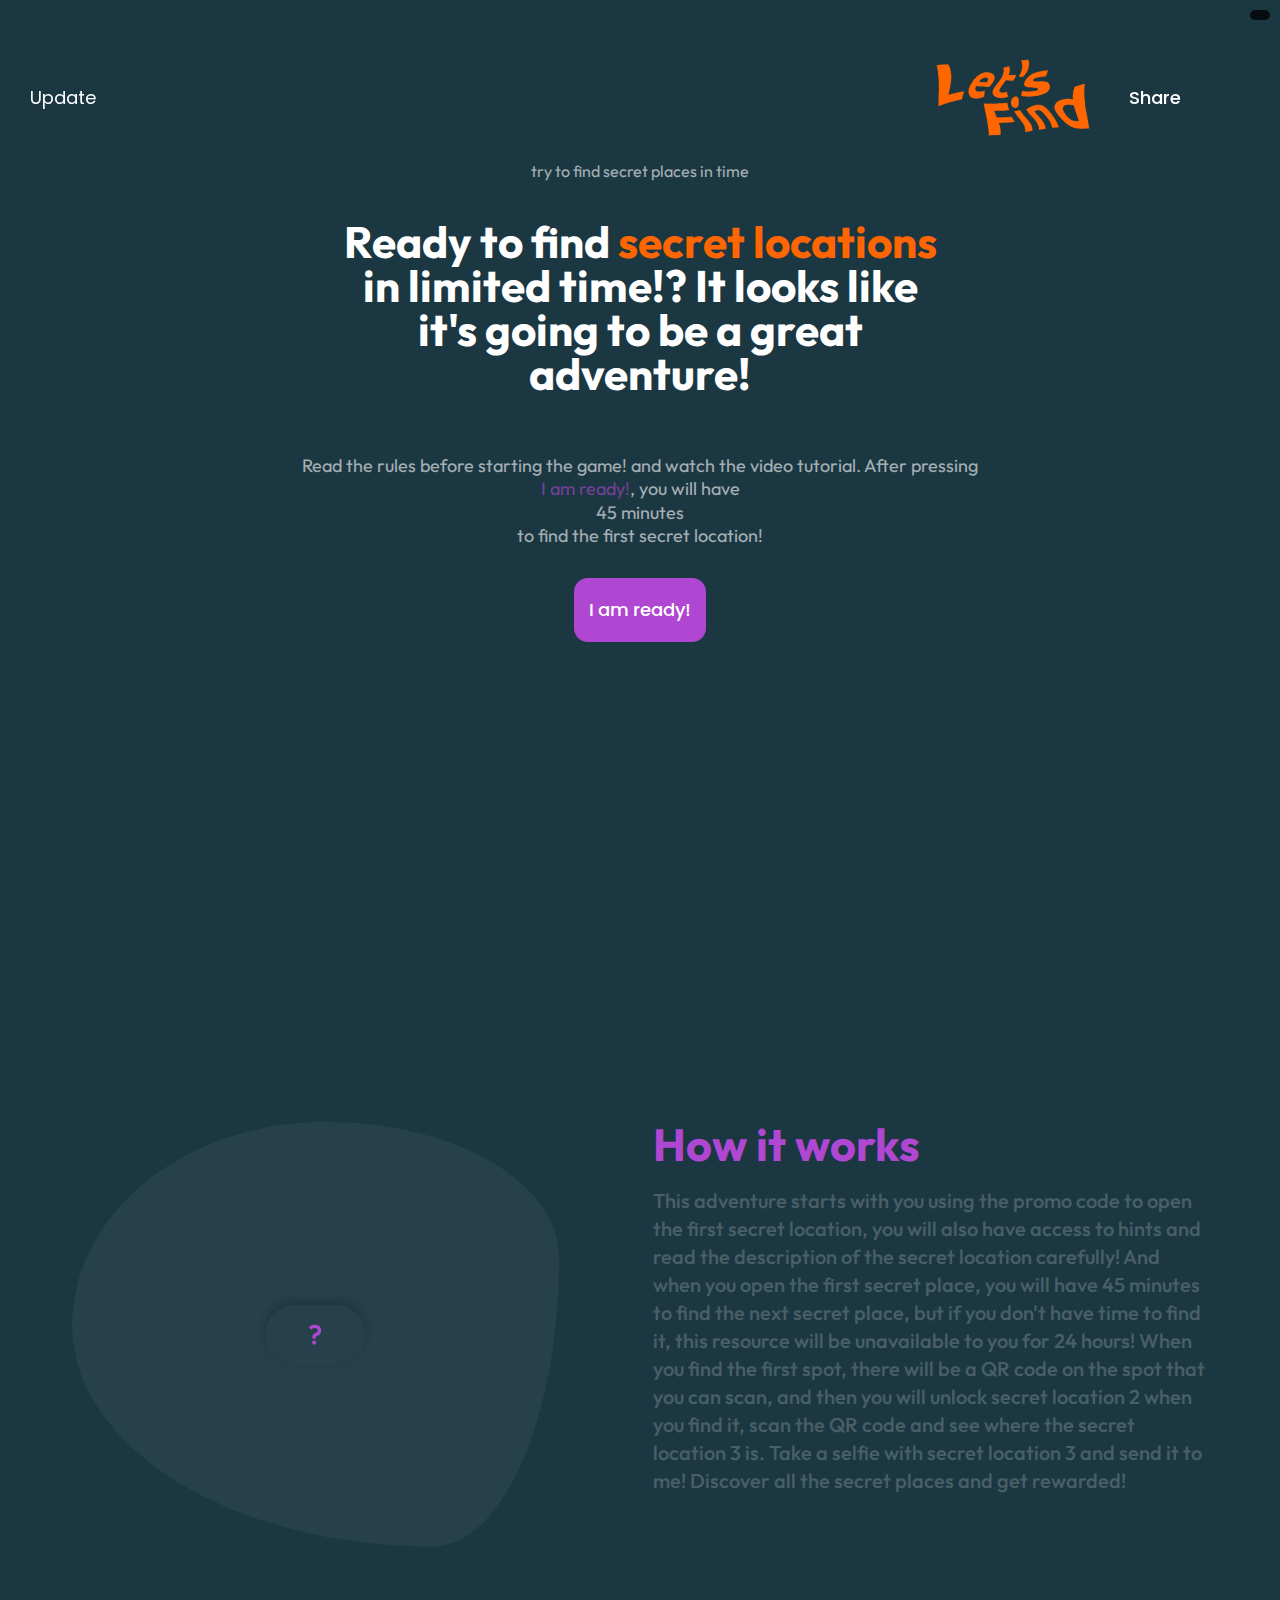
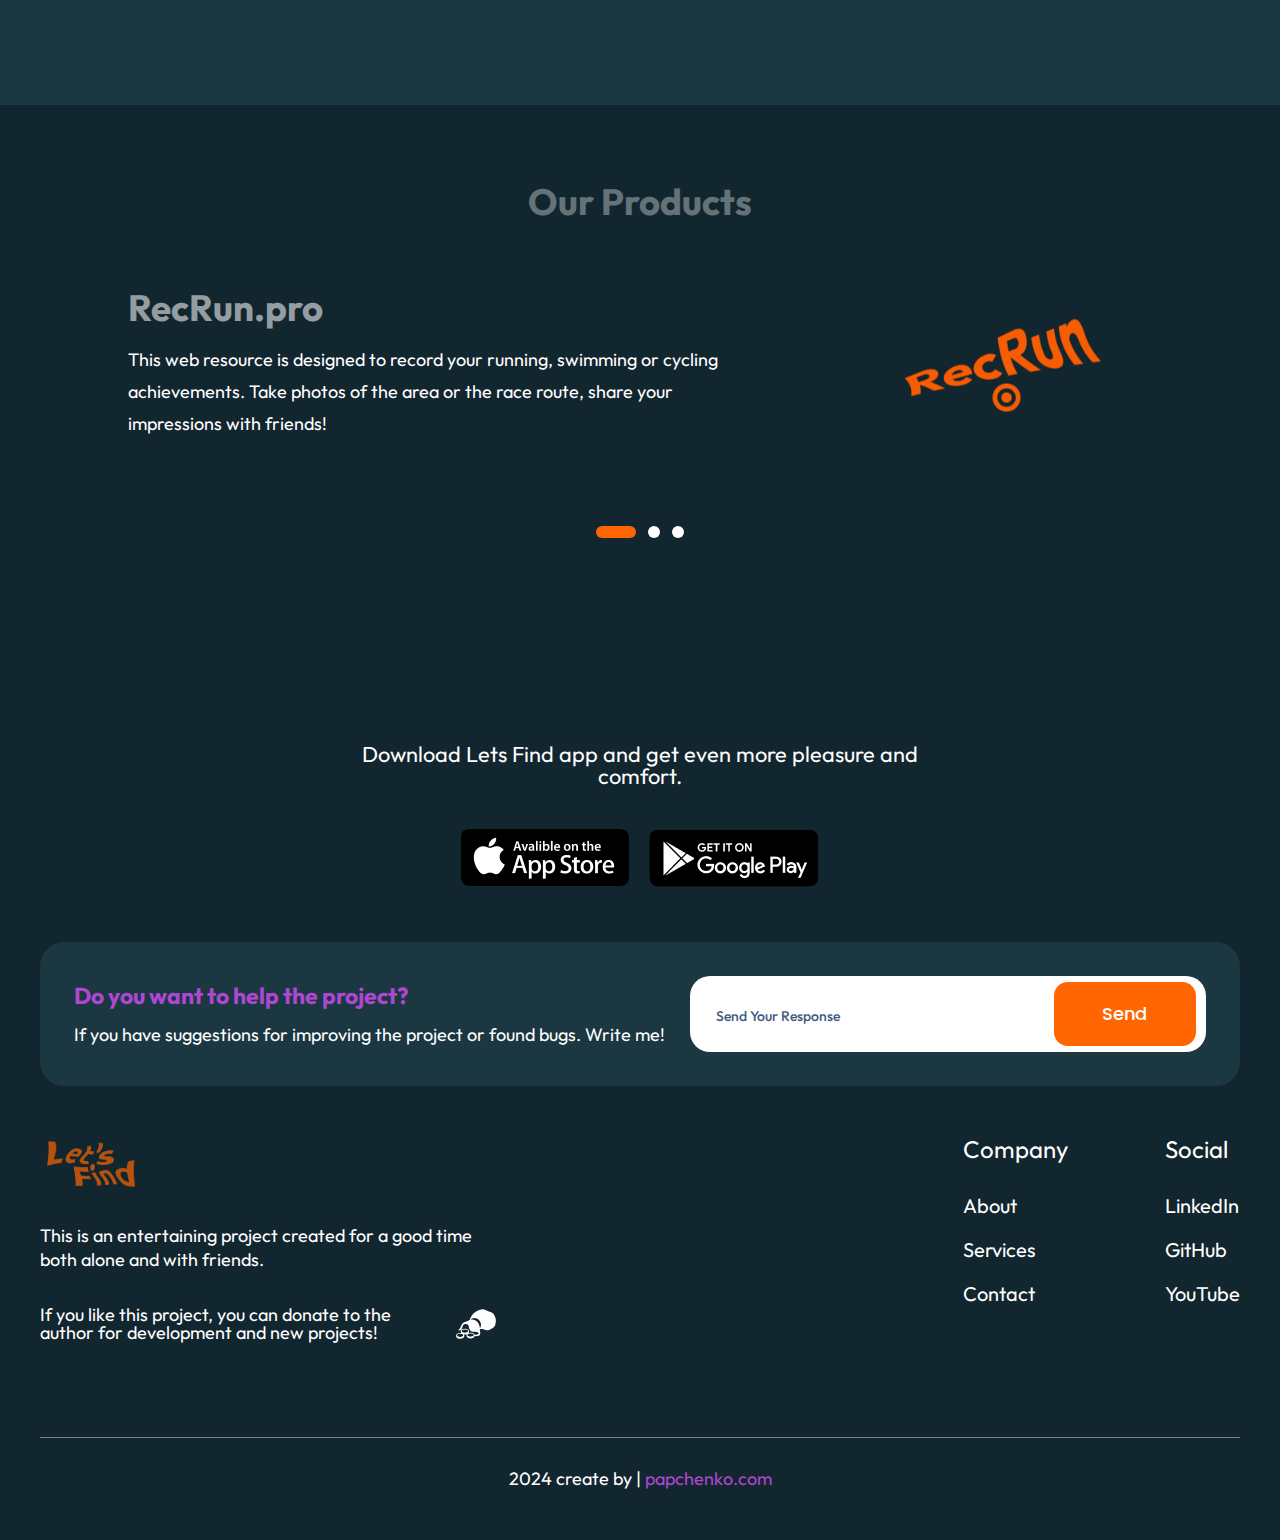
<file: index.html>
<!DOCTYPE html>
<html lang="en">

<head>
	<title>Letsfind</title>
	<meta charset="UTF-8">
	<meta name="format-detection" content="telephone=no">
	<style>
		body {
			opacity: 0;
		}
	</style>
	<link rel="stylesheet" href="css/style.min.css?_v=20240822130945">
	<link rel="shortcut icon" href="favicon.ico">
	<!-- <meta name="robots" content="noindex, nofollow"> -->
	<meta name="viewport" content="width=device-width, initial-scale=1.0">
</head>

<body>
	<div class="wrapper">
		<header class="header">
			<div class="header__container-big">
				<a href="" class="header__logo"><img src="img/logo.svg" alt="letsfind"></a>
				<div class="header__menu menu">
					<nav class="menu__body">
						<ul data-da=".if-1, 767.98" class="menu__list">
							<li data-popup="#popup__version" class="menu__item"><a target="_blank" href="#" class="menu__link">Update</a></li>
						</ul>
					</nav>
				</div>
				<div class="header__actions">
					<button data-popup="#popup__share" class="header__button button button_border">Share</button>
					<button type="button" class="icon-menu"><span></span></button>
				</div>
			</div>
		</header>
		<main data-fp class="page">
			<section data-watch="navigator" class="page__hero hero-page">
				<div class="hero-page__container-big">
					<div class="hero-page__container">
						<div class="hero-page__content">
							<div class="hero-page__body">
								<div class="hero-page__text">
									try to find secret places in time
								</div>
								<h1 class="hero-page__title title">
									Ready to find <span>secret locations</span> in limited time!? It looks like it's going to be a great adventure!
								</h1>
								<div class="hero-page__textwarning">
									<p>Read the rules before starting the game! and watch the video tutorial. After pressing <span>I am ready!</span>, you will have
									<p>45 minutes</p> to find the first secret location!</p>
								</div>
							</div>
							<button id="show-section-button">I am ready!</button>
						</div>
					</div>
				</div>
			</section>
			<section id="hidden-section" style="display: none;" data-watch="navigator" data-prlx-parent data-prlx-mouse-wrapper class="page__quest_one quest-one">
				<div class="quest-one__container_big">
					<div class="quest-one__container">
						<div data-coefficient="200" data-prlx data-direction="-1" class="quest-one__image image-block ib-1">
							<div class="image-block__item">
								<iframe src="https://www.google.com/maps/embed?pb=!1m18!1m12!1m3!1d2516.150525622125!2d34.79614620259627!3d50.90243082792101!2m3!1f0!2f0!3f0!3m2!1i1024!2i768!4f13.1!3m3!1m2!1s0x41290220fc73a461%3A0x8dfab3b54bb28d9c!2zV1IzMis4NlEsINCh0YPQvNC4LCDQodGD0LzRgdGM0LrQsCDQvtCx0LvQsNGB0YLRjCwgNDAwMDA!5e0!3m2!1suk!2sua!4v1719909538917!5m2!1suk!2sua" width="600" height="500" style="border:0;" allowfullscreen="" loading="lazy" referrerpolicy="no-referrer-when-downgrade"></iframe>
							</div>
						</div>
						<div class="quest-one__content">
							<div class="quest-one__title title title_s32 title-upper">
								Shapter 1
							</div>
							<div class="quest-one__subtitle title title_s50">
								"Where the <span>air is fresh</span>"
							</div>
							<div class="text-section">
								<p class="quest-one__text text-section__value">
									There is an old cinema on the territory, look for a secret place next to it
								</p>
								<div class="text-section__mask"></div>
							</div>
							<div data-da=".ib-1, 479.98" data-spollers data-one-spoller class="quest_one__spollers spollers-quest_one">
								<details class="spollers-quest_one__item">
									<summary class="spollers-quest_one__title">Stadium</summary>
									<div class="spollers-quest_one__body">The large stadium can also serve as a guide, somewhere in this area you can find a secret location.</div>
								</details>
								<details class="spollers-quest_one__item">
									<summary class="spollers-quest_one__title">Review wheel</summary>
									<div class="spollers-quest_one__body">A landmark is a Ferris wheel located near a secret place.</div>
								</details>
							</div>
						</div>
					</div>
					<div class="form-question">
						<form action="#" class="form form_two">
							<input autocomplete="off" type="text" name="form[]" data-error="Error" placeholder="Write here secret code for open secret place 2" class="form__input input_field-two">
							<button data-popup="#popup__alert" type="submit" class="form__button button button-arrow submit-two"><img src="img/icons/arrow.svg" alt="Arrow"></button>
							<button class=" button submit-two-premium premium">Get Premium</button>
						</form>
					</div>
				</div>
			</section>
			<section data-watch="navigator" data-prlx-parent data-prlx-mouse-wrapper hidden class="page__quest_two quest-two">
				<div class="quest-two__container_big">
					<div class="quest-two__container">
						<div data-coefficient="200" data-prlx data-direction="-1" class="quest-two__image image-block ib-2">
							<div class="image-block__item">
								<iframe src="https://www.google.com/maps/embed?pb=!1m10!1m8!1m3!1d1401.9489355996416!2d34.815196612825304!3d50.916983985582974!3m2!1i1024!2i768!4f13.1!5e0!3m2!1suk!2sua!4v1719911789377!5m2!1suk!2sua" width="600" height="500" style="border:0;" allowfullscreen="" loading="lazy" referrerpolicy="no-referrer-when-downgrade"></iframe>
							</div>
						</div>
						<div class="quest-two__content">
							<div class="quest-two__title title title_s32 title-upper">
								Shapter 2
							</div>
							<div class="quest-two__subtitle title title_s50">
								"<span>The Holy Trinity Cathedral</span> is a true masterpiece of architecture.
							</div>
							<div class="text-section">
								<p class="quest-two__text text-section__value">
									The oldest street of the city.
									On the territory of this secret place, the main landmarks are the Cathedral and the park
									Find the QRcode to open the next secret location.
								</p>
								<div class="text-section__mask"></div>
							</div>
							<div data-da=".ib-2, 479.98" data-spollers data-one-spoller class="quest_two__spollers spollers-quest_two">
								<details class="spollers-quest_two__item">
									<summary class="spollers-quest_two__title">Asmolov estate with an arboretum</summary>
									<div class="spollers-quest_two__body">This park serves as an important secret location coordinator.</div>
								</details>
								<details class="spollers-quest_two__item">
									<summary class="spollers-quest_two__title">Gas annex</summary>
									<div class="spollers-quest_two__body">Near the cathedral there is a small annex gas that also serves as the coordinator of the secret place.</div>
								</details>
							</div>
						</div>
					</div>
					<div class="form-question">
						<form action="#" class="form form_three">
							<input autocomplete="off" type="text" name="form[]" data-error="Error" placeholder="Write here secret code for open secret place 3" class="form__input input_field-three">
							<button data-popup="#popup__alert" type="submit" class="form__button button button-arrow submit-three"><img src="img/icons/arrow.svg" alt="Arrow"></button>
							<button type="submit" class=" button submit-three-premium premium">Get Premium</button>
						</form>
					</div>
				</div>
			</section>
			<section data-watch="navigator" data-prlx-parent data-prlx-mouse-wrapper hidden class="page__quest_three quest-three">
				<div class="quest-three__container_big">
					<div class="quest-three__container">
						<div data-coefficient="200" data-prlx data-direction="-1" class="quest-three__image image-block ib-3">
							<div class="image-block__item">
								<iframe src="https://www.google.com/maps/embed?pb=!1m10!1m8!1m3!1d1257.735626607634!2d34.804279!3d50.914999!3m2!1i1024!2i768!4f13.1!5e0!3m2!1sru!2sua!4v1719911694728!5m2!1sru!2sua" width="600" height="500" style="border:0;" allowfullscreen="" loading="lazy" referrerpolicy="no-referrer-when-downgrade"></iframe>
							</div>
						</div>
						<div class="quest-three__content">
							<div class="quest-three__title title title_s32 title-upper">
								Shapter 3
							</div>
							<div class="quest-three__subtitle title title_s50">
								"<span>Relaxation</span> Place"
							</div>
							<div class="text-section">
								<p class="quest-three__text text-section__value">
									There is a secret place in the park, look for it nearby.
								</p>
								<div class="text-section__mask"></div>
							</div>
							<div data-da=".ib-3, 479.98" data-spollers data-one-spoller class="quest_three__spollers spollers-quest_three">
								<details class="spollers-quest_three__item">
									<summary class="spollers-quest_three__title">Friendship Square</summary>
									<div class="spollers-quest_three__body">A secret place is located in this park.</div>
								</details>
								<details class="spollers-quest_three__item">
									<summary class="spollers-quest_three__title">Fountain of Friendship</summary>
									<div class="spollers-quest_three__body">This fountain also serves as one of the landmarks of the secret place.</div>
								</details>
							</div>
						</div>
					</div>
					<div class="form-question">
						<form action="#" class="form form_final">
							<input autocomplete="off" type="text" name="form[]" data-error="Error" placeholder="Write here secret code for open FINAL secret place" class="form__input input_field-final">
							<button data-popup="#popup__alert" type="submit" class="form__button button button-arrow submit-final"><img src="img/icons/arrow.svg" alt="Arrow"></button>
							<button type="submit" class=" button submit-final-premium premium">Get Premium</button>
						</form>
					</div>
				</div>
			</section>
			<section data-watch="navigator" hidden class="page__quest_final quest-final">
				<div class="quest-final__container-big">
					<div class="quest-final__container">
						<div class="quest-final__content">
							<h1 class="quest-final__title title title_s60">
								<span>Congratulations!</span> You have completed this quest and discovered all the secret places!
							</h1>
							<div class="quest-final__text text text_t22">
								<p>If you have questions or suggestions, write to us by mail using the form located in the basement of the site!</p>
								<p>You can also give <a href=""><span>thanks to us</span></a></p>
							</div>
						</div>
					</div>
				</div>
			</section>
			<section data-watch="navigator" class="page__how how-page">
				<div class="how-page__container_big">
					<div class="how-page__container">
						<div class="how-page__image image-block image-block-how">
							<div class="image-block__item">
								<div class="how-page__video">
									<div data-popup="#popup__video" class="play-button">
										<a href="https://youtu.be/jGsWB82hs2Q?si=MtkltkJuACScd4oW" target="_blank" class="play-icon"></a>
									</div>
								</div>
							</div>
						</div>
						<div class="how-page__content how-page__content_how">
							<div class="how-page__title title title_s50">
								How it works
							</div>
							<div class="text-section">
								<p class="how-page__text text-section__value">
									This adventure starts with you using the promo code to open the first secret location,
									you will also have access to hints and read the description of the secret location carefully!
									And when you open the first secret place, you will have 45 minutes to find the next secret place,
									but if you don't have time to find it, this resource will be unavailable to you for 24 hours!
									When you find the first spot, there will be a QR code on the spot that you can scan,
									and then you will unlock secret location 2 when you find it,
									scan the QR code and see where the secret location 3 is.
									Take a selfie with secret location 3 and send it to me!
									Discover all the secret places and get rewarded!
								</p>
								<div class="text-section__mask"></div>
							</div>
						</div>
					</div>
				</div>
			</section>
			<section data-watch="navigator" class="page__products products">
				<div class="products__container-big">
					<div class="products__container">
						<h2 class="products__subtitle subtitle">Our Products</h2>
						<div class="products__slider swiper">
							<div class="products__wrapper swiper-wrapper">
								<div class="products__slide swiper-slide">
									<div class="swiper-slide__body">
										<h2 class="products__title title"><a target="_blank" href="http://recrun.pro">RecRun.pro</a></h2>
										<div class="products__text text">
											<p>This web resource is designed to record your running, swimming or cycling achievements. Take photos of the area or the race route, share your impressions with friends!</p>
										</div>
									</div>
									<div class="products__image">
										<a href="#"><img src="img/products/recrun.svg" alt="recrun"></a>
									</div>
								</div>
								<div class="products__slide swiper-slide">
									<div class="swiper-slide__body">
										<h2 class="products__title title"><a target="_blank" href="http://10page.online">10Page.online</a></h2>
										<div class="products__text text">
											<p>the screen-by-screen web resource is built on a full-page basis.</p>
											<p>In this app I only use slide based pages with navigation buttons.
												Swipe to the side to see photos from the current album
												swipe down or up to view another album.</p>
										</div>
									</div>
									<div class="products__image">
										<a href="#"><img src="img/products/10page.svg" alt="10page"></a>
									</div>
								</div>
								<div class="products__slide swiper-slide">
									<div class="swiper-slide__body">
										<h2 class="products__title title"><a target="_blank" href="http://pcode.store">pCode.store</a></h2>
										<div class="products__text text">
											<p>
												Supermarket for Developers
											</p>
											<p>
												This is a collection of ready-made solutions for developers. It contains code with components, basic and full styles, and vs-code snippets. Copy the necessary code from this resource!
											</p>
										</div>
									</div>
									<div class="products__image">
										<a href="#"><img src="img/products/pcode.svg" alt="pCode"></a>
									</div>
								</div>
							</div>
							<div class="products__bullets"></div>
						</div>
					</div>
				</div>
			</section>
		</main>
		<footer class="footer">
			<div class="footer__container">
				<div class="footer__content">
					<section data-da=".iv-1, 767.98" class="page__download download">
						<div class="download__container-big">
							<div class="download__container">
								<div class="download__body">
									<h2 class="download__title">Download Lets Find app and get even more pleasure and comfort.</h2>
									<div class="download__apps">
										<a href="#" class="download__app">
											<img src="img/icons/applestore.svg" alt="AppStore">
										</a>
										<a href="#" class="download__app">
											<img src="img/icons/googleplay.svg" alt="GooglePlay">
										</a>
									</div>
								</div>
							</div>
						</div>
					</section>
					<div data-da=".menu__body, 479.98" class="footer__subscribe subscribe-footer if-1">
						<div class="subscribe-footer__body">
							<h4 class="subscribe-footer__title">Do you want to help the project?</h4>
							<h4 class="subscribe-footer__text">If you have suggestions for improving the project or found bugs. Write me!</h4>
						</div>
						<form action="#" class="subscribe-footer__form form">
							<input autocomplete="off" type="text" name="form[]" data-error="Error" placeholder="Send Your Response" class="form__input">
							<button type="submit" class="form__button button button-footer">Send</button>
						</form>
					</div>
					<div class="footer__body">
						<div class="footer__info">
							<div class="footer__logo">
								<img src="img/logo.svg" alt="Logo">
							</div>
							<div class="footer__text">This is an entertaining project created for a good time both alone and with friends.</div>
							<div class="footer__donate donate-footer">
								<div class="donate-footer__text">If you like this project, you can donate to the author for development and new projects!</div>
								<div class="donate-footer__item">
									<a href="" class="donate-footer__link">
										<img src="img/icons/wallet.svg" alt="Donate">
									</a>
								</div>
							</div>
						</div>
						<div class="footer__menu menu-footer">
							<div data-spollers="479" data-one-spoller class="menu-footer__spollers iv-1">
								<details class="menu-footer__block">
									<summary class="menu-footer__title">Company</summary>
									<ul class="menu-footer__list">
										<li class="menu-footer__item">
											<a href="https://papchenko.com" target="_blank" class="menu-footer__link">About</a>
										</li>
										<li class="menu-footer__item">
											<a href="#" class="menu-footer__link">Services</a>
										</li>
										<li class="menu-footer__item">
											<a href="#" class="menu-footer__link">Contact</a>
										</li>
									</ul>
								</details>
								<details class="menu-footer__block">
									<summary class="menu-footer__title">Social</summary>
									<ul class="menu-footer__list">
										<li class="menu-footer__item">
											<a href="#" class="menu-footer__link">LinkedIn</a>
										</li>
										<li class="menu-footer__item">
											<a href="#" class="menu-footer__link">GitHub</a>
										</li>
										<li class="menu-footer__item">
											<a href="#" class="menu-footer__link">YouTube</a>
										</li>
									</ul>
								</details>
							</div>
						</div>
					</div>
				</div>
				<div class="footer__copy">2024 create by | <a target="_blank" href="http://papchenko.com"><span>papchenko.com</span></a></div>
			</div>
		</footer>
		<div id="popup__alert" aria-hidden="true" class="popup popup__alert_wrapper">
			<div class="popup__wrapper">
				<div class="popup__content">
					<button data-close type="button" class="popup__close">
						<div class="cut-off-square"></div>
					</button>
					<div class="popup__body popup-alert"></div>
				</div>
			</div>
		</div>
		<div id="popup__share" aria-hidden="true" class="popup">
			<div class="popup__wrapper">
				<div class="popup__content">
					<button data-close type="button" class="popup__close">
						<div class="cut-off-square"></div>
					</button>
					<div class="popup__body">
						<h2 class="share__title title">Share to</h2>
						<ul class="footer__social social">
							<li class="social__item">
								<a href="https://www.facebook.com/sharer/sharer.php?u=https://letsfind.fun" target="_blank" class="social__link">
									<img src="img/icons/facebook.svg" alt="YouTube">
								</a>
							</li>
							<li class="social__item">
								<a href="https://twitter.com/intent/tweet?text=Ready%20to%2020adventure?&url=https://letsfind.fun" target="_blank" class="social__link">
									<img src="img/icons/twitter.svg" alt="Github">
								</a>
							</li>
							<li class="social__item">
								<a href="https://t.me/share/url?url=https://letsfind.fun&text=Ready%20to%20adventure?" target="_blank" class="social__link">
									<img src="img/icons/telegram.svg" alt="Linkedin">
								</a>
							</li>
							<li class="social__item">
								<a href="#" id="copyUrlButton" class="social__link share-button">
									<img src="img/icons/link.svg" alt="Linkedin">
								</a>
							</li>
						</ul>
					</div>
				</div>
			</div>
		</div>
		<div data-popup-youtube id="popup__video" aria-hidden="true" class="popup">
			<div class="popup__wrapper">
				<div class="popup__content">
					<button data-close type="button" class="popup__close">
						<div class="cut-off-square"></div>
					</button>
					<div class="popup__body video">
						<iframe src="https://www.youtube.com/embed/jGsWB82hs2Q?si=MtkltkJuACScd4oW" title="Letsfind - How to?" frameborder="0" allow="accelerometer; autoplay; clipboard-write; encrypted-media; gyroscope; picture-in-picture; web-share" referrerpolicy="strict-origin-when-cross-origin" allowfullscreen></iframe>
					</div>
				</div>
			</div>
		</div>
		<div id="popup__version" aria-hidden="true" class="popup">
			<div class="popup__wrapper">
				<div class="popup__content">
					<button data-close type="button" class="popup__close">
						<div class="cut-off-square"></div>
					</button>
					<div class="popup__body">
						<div class="update__content">
							<div class="update__title title">versoin 1.0.1 (09.07.2024) Release</div>
							<ul class="update__desc">
								<li class="desc__list">Upload to web hosting</li>
							</ul>
						</div>
						<div class="update__content">
							<div class="update__title title title-current">versoin 2.0.1 (26.07.2024) (Current) Release</div>
							<ul class="update__desc">
								<li class="desc__list">added a counter for which you have to find a secret place in time.</li>
								<li class="desc__list">added if you don't have time, the resource is blocked.</li>
								<li class="desc__list">changes in the main section, added text, game start button, animations.</li>
								<li class="desc__list">modified block with video viewing.</li>
							</ul>
						</div>
					</div>
				</div>
			</div>
		</div>
	</div>
	<script src="js/app.min.js?_v=20240822130945"></script>
</body>

</html>
</file>
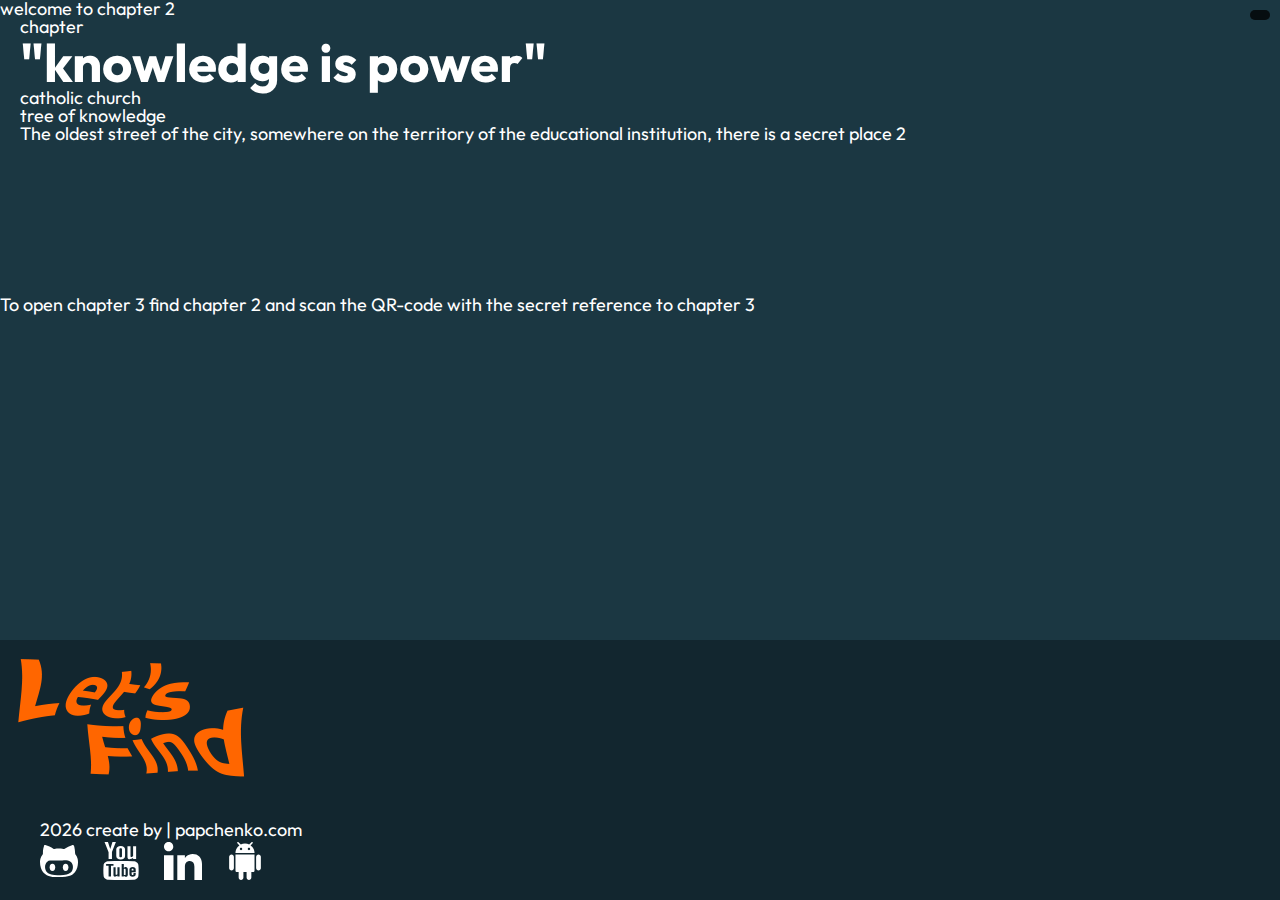
<file: chptr2_29009759.html>
<!DOCTYPE html>
<html lang="en">
<head>
    <meta charset="UTF-8">
    <meta http-equiv="X-UA-Compatible" content="IE=edge">
    <meta name="viewport" content="width=device-width, initial-scale=1.0">
    <link rel="stylesheet" href="css/style.css">
    <title>Let's find! - Chapter 2</title>
</head>
<body>
    <div class="wrapper">
        <main class="main">
            <h1 class="chapters-label">welcome to chapter 2</h1>
            <div class="chapter-two">
                <div class="chapter-two__container">
                    <div class="chapter-two__content">
                        <div class="chapter-two__label label">chapter<span></span></div>
                        <h2 class="chapter-two__title title">"knowledge is power"</h2>
                        <ul class="chapter-two__list">
                            <li>catholic church</li>
                            <li>tree of knowledge</li>
                        </ul>
                        <div class="chapter-two__text">
                            <p>The oldest street of the city,
                                somewhere on the territory of the educational institution,
                                there is a secret place 2</p>
                        </div>
                    </div>
                    <div class="chapter-two__image">
                        <iframe class="maps" src="https://www.google.com/maps/embed?pb=!1m18!1m12!1m3!1d2515.6054930150267!2d34.809759599693976!3d50.912515418639046!2m3!1f0!2f0!3f0!3m2!1i1024!2i768!4f13.1!3m3!1m2!1s0x412902223ebec17b%3A0xf6d35758fc120bc0!2z0JDQu9C10LrRgdCw0L3QtNGA0L7QstGB0LrQsNGPINC60LvQsNGB0YHQuNGH0LXRgdC60LDRjyDQs9C40LzQvdCw0LfQuNGP!5e0!3m2!1sru!2sua!4v1680638547453!5m2!1sru!2sua"></iframe>
                    </div>
                </div>
                <h3 class="next__step">To open chapter 3 find chapter 2 and scan the QR-code with the secret reference to chapter 3</h3>
            </div>
        </main>
        <footer class="footer" id="info">
            <div class="logo">
                <img src="src/img/logo.svg" alt="">
                <a href="#" class="play__mobile"></a>
            </div>
            <div class="footer__more_mobile">
                <a href="#" class="play"></a>
                <a href="#" class="donate"></a>
            </div>
            <div class="footer__container">
                <div class="footer__more_pc">
                    <a href="#" class="play"></a>
                    <a href="#" class="donate"></a>
                </div>
                <div class="footer__text">
                    <p><script>document.write(new Date().getFullYear());</script> create by | <a target="_blank" href="http://papchenko.com">papchenko.com</a></p>
                </div>
                <ul class="footer__social social">
                    <li class="social__items">
                        <a href="https://github.com/papchenko" target="_blank" class="social__link"><img src="src/img/icons/footer/github.svg" alt="GitHub"></a>
                    </li>
                    <li class="social__items">
                        <a href="https://www.youtube.com/channel/UC7uT3nq0eD-85a1BKLBeGOA" target="_blank" class="social__link"><img src="src/img/icons/footer/youtube.svg" alt="YouTube"></a>
                    </li>
                    <li class="social__items">
                        <a href="#" class="social__link"><img src="src/img/icons/footer/linkedin.svg" alt="Linkedin"></a>
                    </li>
                    <li class="social__items">
                        <a href="#" class="social__link"><img src="src/img/icons/footer/app.svg" alt="App"></a>
                    </li>
                </ul>
            </div>
        </footer>
    </div>
    <script src="js/scripts/SmoothScroll.min.js"></script>
    <script src="js/scripts/SmoothTo.js"></script>
    <script src="js/app.js"></script>
</body>
</html>
</file>
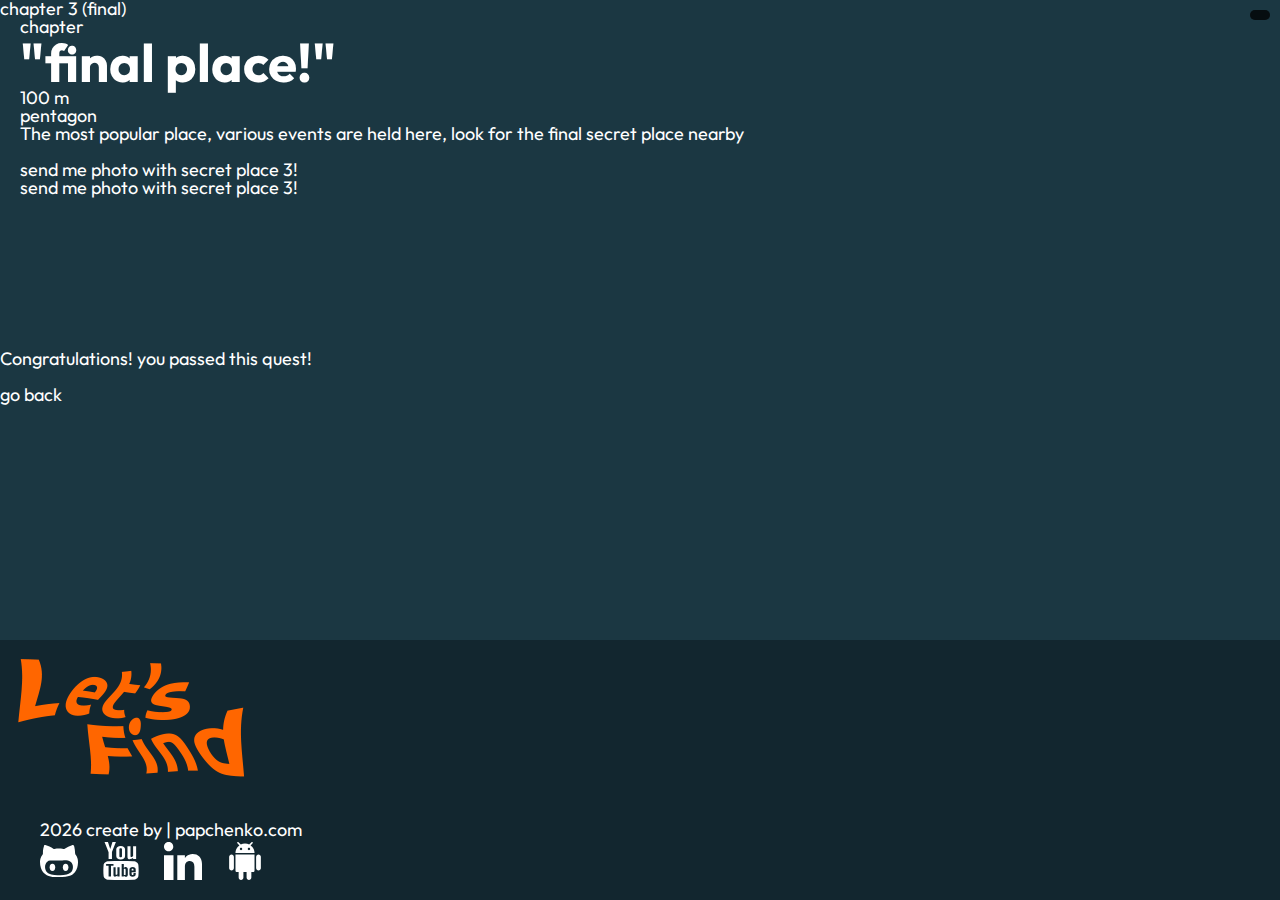
<file: chptr3_344218791.html>
<!DOCTYPE html>
<html lang="en">

<head>
    <meta charset="UTF-8">
    <meta http-equiv="X-UA-Compatible" content="IE=edge">
    <meta name="viewport" content="width=device-width, initial-scale=1.0">
    <link rel="stylesheet" href="css/style.css">
    <title>Let's find! - Chapter 3 FINAL</title>
</head>

<body>
    <div class="wrapper">
        <main class="main">
            <h1 class="chapters-label">chapter 3 (final)</h1>
            <div class="chapter-three">
                <div class="chapter-three__container">
                    <div class="chapter-three__content">
                        <div class="chapter-three__label label">chapter<span></span></div>
                        <h2 class="chapter-three__title title">"final place!"</h2>
                        <ul class="chapter-three__list">
                            <li>100 m</li>
                            <li>pentagon</li>
                        </ul>
                        <div class="chapter-three__text">
                            <p>The most popular place,
                                various events are held here,
                                look for the final secret place nearby</p>
                            <br>
                            <a href="#" class="send__button_pc"><span>send me photo with secret place 3!</span></a>
                        </div>
                    </div>
                    <a href="#" class="send__button_mobile"><span>send me photo with secret place 3!</span></a>
                    <div class="chapter-three__image">
                        <iframe class="maps"
                            src="https://www.google.com/maps/embed?pb=!1m18!1m12!1m3!1d628.9192993351791!2d34.80198121447789!3d50.911188775295294!2m3!1f0!2f0!3f0!3m2!1i1024!2i768!4f13.1!3m3!1m2!1s0x41290220cc8dafad%3A0xe49a19ca897487f9!2z0KHRg9C80YHQutC-0Lkg0L7QsdC70LDRgdGC0L3QvtC5INGG0LXQvdGC0YAg0LfQsNC90Y_RgtC-0YHRgtC4!5e0!3m2!1sru!2sua!4v1680638406266!5m2!1sru!2sua"></iframe>
                    </div>
                </div>
                <h3 class="next__step">Congratulations! you passed this quest! <br><br>
                    <a href="index.html" class="button__back">go back</a>
                </h3>
            </div>
        </main>
        <footer class="footer" id="info">
            <div class="logo">
                <img src="src/img/logo.svg" alt="">
                <a href="#" class="play__mobile"></a>
            </div>
            <div class="footer__more_mobile">
                <a href="#" class="play"></a>
                <a href="#" class="donate"></a>
            </div>
            <div class="footer__container">
                <div class="footer__more_pc">
                    <a href="#" class="play"></a>
                    <a href="#" class="donate"></a>
                </div>
                <div class="footer__text">
                    <p>
                        <script>document.write(new Date().getFullYear());</script> create by | <a target="_blank"
                            href="http://papchenko.com">papchenko.com</a>
                    </p>
                </div>
                <ul class="footer__social social">
                    <li class="social__items">
                        <a href="https://github.com/papchenko" target="_blank" class="social__link"><img
                                src="src/img/icons/footer/github.svg" alt="GitHub"></a>
                    </li>
                    <li class="social__items">
                        <a href="https://www.youtube.com/channel/UC7uT3nq0eD-85a1BKLBeGOA" target="_blank"
                            class="social__link"><img src="src/img/icons/footer/youtube.svg" alt="YouTube"></a>
                    </li>
                    <li class="social__items">
                        <a href="#" class="social__link"><img src="src/img/icons/footer/linkedin.svg"
                                alt="Linkedin"></a>
                    </li>
                    <li class="social__items">
                        <a href="#" class="social__link"><img src="src/img/icons/footer/app.svg" alt="App"></a>
                    </li>
                </ul>
            </div>
        </footer>
    </div>
    <script src="js/scripts/SmoothScroll.min.js"></script>
    <script src="js/scripts/SmoothTo.js"></script>
    <script src="js/app.js"></script>
</body>

</html>
</file>
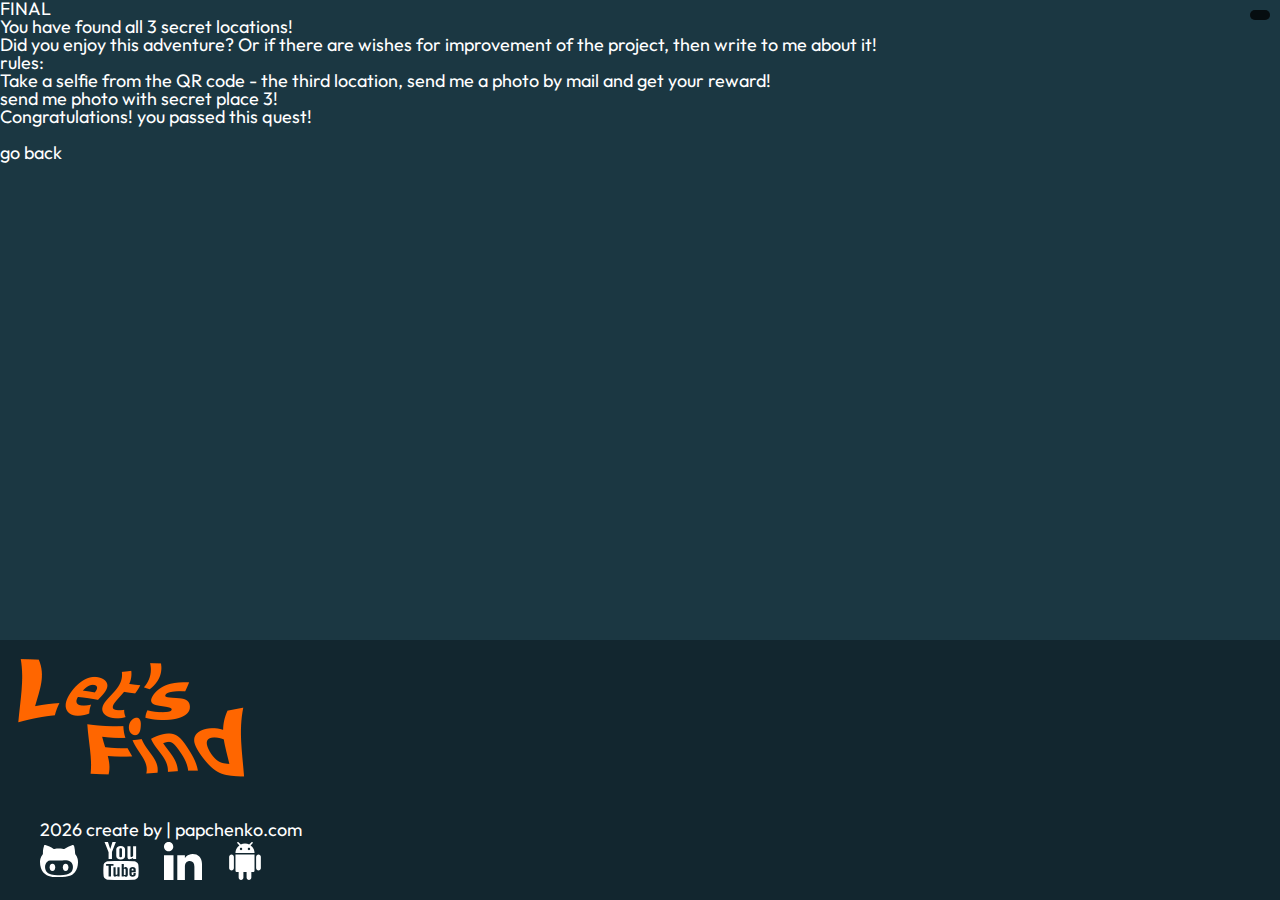
<file: final_00934571.html>
<!DOCTYPE html>
<html lang="en">

<head>
    <meta charset="UTF-8">
    <meta http-equiv="X-UA-Compatible" content="IE=edge">
    <meta name="viewport" content="width=device-width, initial-scale=1.0">
    <link rel="stylesheet" href="css/style.css">
    <title>Let's find! - FINAL</title>
</head>

<body>
    <div class="wrapper">
        <main class="main">
            <h1 class="chapters-label">FINAL</h1>
            <p class="final__text">You have found all 3 secret locations! <br>
                Did you enjoy this adventure?
                Or if there are wishes for improvement of the project, then write to me about it! <br>
                rules: <br>
                Take a selfie from the QR code - the third location, send me a photo by mail and get your reward!</p>
            <a href="mailto: nikopapchenko@gmail.com" target="_blank" class="send__button"><span>send me photo with secret place 3!</span></a>
            <h3 class="next__step">Congratulations! you passed this quest! <br><br>
                <a href="index.html" class="button__back">go back</a>
            </h3>
             <br><br><br><br><br><br>
        </main>
        <footer class="footer" id="info">
            <div class="logo">
                <img src="src/img/logo.svg" alt="">
                <a href="#" class="play__mobile"></a>
            </div>
            <div class="footer__more_mobile">
                <a href="#" class="play"></a>
                <a href="#" class="donate"></a>
            </div>
            <div class="footer__container">
                <div class="footer__more_pc">
                    <a href="#" class="play"></a>
                    <a href="#" class="donate"></a>
                </div>
                <div class="footer__text">
                    <p>
                        <script>document.write(new Date().getFullYear());</script> create by | <a target="_blank"
                            href="http://papchenko.com">papchenko.com</a>
                    </p>
                </div>
                <ul class="footer__social social">
                    <li class="social__items">
                        <a href="https://github.com/papchenko" target="_blank" class="social__link"><img
                                src="src/img/icons/footer/github.svg" alt="GitHub"></a>
                    </li>
                    <li class="social__items">
                        <a href="https://www.youtube.com/channel/UC7uT3nq0eD-85a1BKLBeGOA" target="_blank"
                            class="social__link"><img src="src/img/icons/footer/youtube.svg" alt="YouTube"></a>
                    </li>
                    <li class="social__items">
                        <a href="#" class="social__link"><img src="src/img/icons/footer/linkedin.svg"
                                alt="Linkedin"></a>
                    </li>
                    <li class="social__items">
                        <a href="#" class="social__link"><img src="src/img/icons/footer/app.svg" alt="App"></a>
                    </li>
                </ul>
            </div>
        </footer>
    </div>
    <script src="js/scripts/SmoothScroll.min.js"></script>
    <script src="js/scripts/SmoothTo.js"></script>
    <script src="js/app.js"></script>
</body>

</html>
</file>
<file: css/style.css>
@import url(https://fonts.googleapis.com/css?family=Outfit:300,regular,700,900&display=swap);

@import url(https://fonts.googleapis.com/css?family=Poppins:300,regular,700,700italic,900,900italic&display=swap);

@charset "UTF-8";

* {
  padding: 0px;
  margin: 0px;
  border: 0px;
}

*,
*:before,
*:after {
  -webkit-box-sizing: border-box;
          box-sizing: border-box;
}

html,
body {
  height: 100%;
  min-width: 320px;
}

body {
  color: #fff;
  line-height: 1;
  font-family: "Outfit";
  font-size: 1.125rem;
  -ms-text-size-adjust: 100%;
  -moz-text-size-adjust: 100%;
  -webkit-text-size-adjust: 100%;
  -webkit-font-smoothing: antialiased;
  -moz-osx-font-smoothing: grayscale;
}

input,
button,
textarea {
  font-family: "Outfit";
  font-size: inherit;
  line-height: inherit;
}

button {
  cursor: pointer;
  color: inherit;
  background-color: transparent;
}

a {
  color: inherit;
  text-decoration: none;
}

ul li {
  list-style: none;
}

img {
  vertical-align: top;
}

h1,
h2,
h3,
h4,
h5,
h6 {
  font-weight: inherit;
  font-size: inherit;
}

body {
  background-color: #1b3742;
}

.lock body {
  overflow: hidden;
  -ms-touch-action: none;
      touch-action: none;
  -ms-scroll-chaining: none;
      overscroll-behavior: none;
}

.loaded body {
  -webkit-transition: opacity 0.3s;
  transition: opacity 0.3s;
  opacity: 1;
}

.wrapper {
  min-height: 100%;
  display: -webkit-box;
  display: -ms-flexbox;
  display: flex;
  -webkit-box-orient: vertical;
  -webkit-box-direction: normal;
      -ms-flex-direction: column;
          flex-direction: column;
  overflow: hidden;
}

@supports (overflow: clip) {
  .wrapper {
    overflow: clip;
  }
}

.wrapper > main {
  -webkit-box-flex: 1;
      -ms-flex: 1 1 auto;
          flex: 1 1 auto;
}

.wrapper > * {
  min-width: 0;
}

/*
(i) Стилі будуть застосовуватись до
всіх класів, що містять *__container
Наприклад header__container, main__container і т.п.
Сніппет (HTML): cnt
*/

[class*=__container] {
  max-width: 88.75rem;
  -webkit-box-sizing: content-box;
          box-sizing: content-box;
  margin: 0 auto;
}

[class*=__container-big] {
  max-width: 103.125rem;
  margin: 0 auto;
  padding: 0 0.9375rem;
}

.form {
  position: relative;
  max-width: 33.3125rem;
  background-color: #fff;
  border-radius: 1.25rem;
  display: -webkit-box;
  display: -ms-flexbox;
  display: flex;
  padding: 0.375rem;
  gap: 0.3125rem;
}

.form__input {
  height: 4rem;
  min-width: 20.375rem;
  -webkit-box-flex: 1;
      -ms-flex: 1 1 auto;
          flex: 1 1 auto;
  padding: 0 1.25rem;
  font-weight: 500;
  color: #263238;
}

.form__input::-webkit-input-placeholder {
  color: #3d5a80;
  font-size: 0.875rem;
}

.form__input::-moz-placeholder {
  color: #3d5a80;
  font-size: 0.875rem;
}

.form__input:-ms-input-placeholder {
  color: #3d5a80;
  font-size: 0.875rem;
}

.form__input::-ms-input-placeholder {
  color: #3d5a80;
  font-size: 0.875rem;
}

.form__input::placeholder {
  color: #3d5a80;
  font-size: 0.875rem;
}

.form__input._form-error {
  color: #ef233c;
}

.form__input._form-error::-webkit-input-placeholder {
  color: #ef233c;
}

.form__input._form-error::-moz-placeholder {
  color: #ef233c;
}

.form__input._form-error:-ms-input-placeholder {
  color: #ef233c;
}

.form__input._form-error::-ms-input-placeholder {
  color: #ef233c;
}

.form__input._form-error::placeholder {
  color: #ef233c;
}

.form__error {
  position: absolute;
  top: 100%;
  left: 0;
  color: #ef233c;
  font-size: 1rem;
  margin-top: 0.625rem;
  padding-left: 1.625rem;
}

.button {
  font-family: "Poppins";
  font-weight: 500;
  display: inline-block;
  height: 4rem;
  padding: 0rem 0.9375rem;
  margin: 0 0.25rem;
  line-height: 1.2222222222;
  background-color: #af47d2;
  border-radius: 0.875rem;
  -webkit-transition: all 0.3s ease 0s;
  transition: all 0.3s ease 0s;
}

.button_border {
  padding: 1.25rem 1.5625rem;
  background-color: transparent;
}

._header-scroll .button_border {
  border: 0.0625rem solid #fff;
}

.button--fw {
  width: 100%;
}

.button-footer {
  background-color: #ff6602;
}

.button-random {
  display: inline-block;
  height: 4rem;
  padding: 0.0625rem 1.5625rem;
  line-height: 1.2222222222;
  background-color: #af47d2;
  border-radius: 0.625rem;
  -webkit-transition: all 0.3s ease 0s;
  transition: all 0.3s ease 0s;
}

.button-arrow {
  background-color: transparent;
  position: relative;
  display: -webkit-box;
  display: -ms-flexbox;
  display: flex;
  -webkit-box-pack: center;
      -ms-flex-pack: center;
          justify-content: center;
  -webkit-box-align: center;
      -ms-flex-align: center;
          align-items: center;
  -ms-flex-item-align: center;
      -ms-grid-row-align: center;
      align-self: center;
}

.button-arrow img {
  position: absolute;
  width: 32px;
  height: 32px;
}

.premium {
  font-size: 0.75rem;
}

body::after {
  content: "";
  background-color: rgba(0, 0, 0, 0.6);
  position: fixed;
  width: 100%;
  height: 100%;
  top: 0;
  left: 0;
  opacity: 0;
  -webkit-transition: opacity 0.8s ease 0s;
  transition: opacity 0.8s ease 0s;
  pointer-events: none;
  z-index: 149;
}

.popup-show body::after {
  opacity: 1;
}

.popup {
  position: fixed;
  padding: 30px 10px;
  -webkit-transition: visibility 0.8s ease 0s;
  transition: visibility 0.8s ease 0s;
  visibility: hidden;
  pointer-events: none;
}

.popup_show {
  visibility: visible;
  overflow: auto;
  pointer-events: auto;
  z-index: 150;
}

.popup_show .popup__content {
  visibility: visible;
  -webkit-transform: scale(1);
      -ms-transform: scale(1);
          transform: scale(1);
}

.popup__wrapper {
  display: -webkit-box;
  display: -ms-flexbox;
  display: flex;
  -webkit-box-orient: vertical;
  -webkit-box-direction: normal;
      -ms-flex-direction: column;
          flex-direction: column;
  -webkit-box-align: center;
      -ms-flex-align: center;
          align-items: center;
  min-height: 100%;
  -webkit-box-flex: 1;
      -ms-flex: 1 1 auto;
          flex: 1 1 auto;
  width: 100%;
  display: flex;
  -webkit-box-pack: center;
      -ms-flex-pack: center;
          justify-content: center;
  align-items: center;
}

.popup__content {
  visibility: hidden;
  -webkit-transform: scale(0);
      -ms-transform: scale(0);
          transform: scale(0);
  -webkit-transition: -webkit-transform 0.3s ease 0s;
  transition: -webkit-transform 0.3s ease 0s;
  transition: transform 0.3s ease 0s;
  transition: transform 0.3s ease 0s, -webkit-transform 0.3s ease 0s;
  background-color: #12262f;
  padding: 20px;
  width: 100%;
  max-width: 34.375rem;
  gap: 0.625rem;
  border-radius: 20px;
  position: relative;
}

.lock .popup__content {
  visibility: visible;
}

.popup__content .popup__close {
  position: absolute;
  bottom: 1.0625rem;
  right: 1.25rem;
  -webkit-transition: all 0.3s ease 0s;
  transition: all 0.3s ease 0s;
}

.popup__content .popup__body {
  display: -webkit-box;
  display: -ms-flexbox;
  display: flex;
  -webkit-box-orient: vertical;
  -webkit-box-direction: normal;
      -ms-flex-direction: column;
          flex-direction: column;
  -webkit-box-pack: center;
      -ms-flex-pack: center;
          justify-content: center;
  gap: 1.875rem;
}

.popup__content .title {
  font-size: 1rem;
}

.popup__content .title:not(:last-child) {
  margin-bottom: 0.625rem;
}

.popup__content .title-current {
  font-size: 1.25rem;
  color: #af47d2;
}

.popup__content .desc__list {
  max-width: 30rem;
  font-size: 1rem;
}

.popup__content .desc__list:not(:last-child) {
  margin-bottom: 0.3125rem;
}

.popup__content .share__title {
  font-size: 1.625rem;
}

.popup__content .video iframe {
  width: 26.875rem;
  height: 19.6875rem;
}

.social {
  display: -webkit-box;
  display: -ms-flexbox;
  display: flex;
  -ms-flex-wrap: wrap;
      flex-wrap: wrap;
  -webkit-column-gap: 1.5rem;
     -moz-column-gap: 1.5rem;
          column-gap: 1.5rem;
  row-gap: 0.625rem;
  -webkit-box-align: center;
      -ms-flex-align: center;
          align-items: center;
}

.social__link {
  display: -webkit-box;
  display: -ms-flexbox;
  display: flex;
  width: 2.375rem;
  -webkit-transition: all 0.3s ease 0s;
  transition: all 0.3s ease 0s;
}

.social__link img {
  max-width: 100%;
}

.cut-off-square {
  position: relative;
  width: 3rem;
  height: 2.125rem;
  border-radius: 0.5rem;
  background-color: #af47d2;
  cursor: pointer;
}

.cut-off-square::before,
.cut-off-square::after {
  content: "";
  position: absolute;
  background-color: white;
}

.cut-off-square::before {
  width: 0.375rem;
  height: 1.125rem;
  top: 1.0625rem;
  left: 1.9375rem;
  -webkit-transform: translate(-50%, -50%) rotate(0deg);
      -ms-transform: translate(-50%, -50%) rotate(0deg);
          transform: translate(-50%, -50%) rotate(0deg);
}

.cut-off-square::after {
  width: 1.25rem;
  height: 0.375rem;
  top: 1.4375rem;
  left: 1.4375rem;
  -webkit-transform: translate(-50%, -50%) rotate(0deg);
      -ms-transform: translate(-50%, -50%) rotate(0deg);
          transform: translate(-50%, -50%) rotate(0deg);
}

[class*=-ibg] {
  position: relative;
}

[class*=-ibg] img {
  position: absolute;
  width: 100%;
  height: 100%;
  top: 0;
  left: 0;
  -o-object-fit: cover;
     object-fit: cover;
}

[class*=-ibg--contain] img {
  -o-object-fit: contain;
     object-fit: contain;
}

.title {
  font-weight: 700;
  line-height: 1;
  color: #fff;
}

.title_s32 {
  color: #af47d2;
}

.title-upper {
  text-transform: uppercase;
}

.title span {
  color: #ff6602;
}

.text {
  line-height: 180%;
}

.image-block {
  background: rgba(255, 255, 255, 0.05);
  border-radius: 1.875rem;
}

.image-block__item iframe {
  max-width: 100%;
  border-radius: 1.375rem;
}

.form-question {
  display: -webkit-box;
  display: -ms-flexbox;
  display: flex;
  -webkit-box-pack: center;
      -ms-flex-pack: center;
          justify-content: center;
  -webkit-box-align: center;
      -ms-flex-align: center;
          align-items: center;
}

.text-section {
  position: relative;
}

.text-section__mask {
  height: 16.666%;
  position: absolute;
  width: 100%;
  top: 33.333%;
  left: 0;
}

#countdown {
  position: fixed;
  bottom: 6.25rem;
  background: rgba(0, 0, 0, 0.394);
  color: rgba(255, 255, 255, 0.308);
  padding: 10px;
  border-radius: 5px;
  z-index: 1000;
}

.header {
  position: fixed;
  top: 0;
  left: 0;
  width: 100%;
  -webkit-transition: all 0.3s ease 0s;
  transition: all 0.3s ease 0s;
  z-index: 50;
}

.header._header-scroll {
  padding-top: 0.625rem;
  padding-bottom: 0.625rem;
  background-color: rgba(0, 0, 0, 0.562);
}

.header__container-big {
  display: -ms-grid;
  display: grid;
  -ms-grid-columns: 1fr 15rem 10rem;
  grid-template-columns: 1fr 15rem 10rem;
  -webkit-box-align: center;
      -ms-flex-align: center;
          align-items: center;
}

.header__menu {
  display: -ms-grid;
  display: grid;
  -webkit-box-pack: start;
      -ms-flex-pack: start;
          justify-content: start;
  -webkit-box-ordinal-group: 2;
      -ms-flex-order: 1;
          order: 1;
}

.header__logo {
  position: relative;
  -ms-grid-column-align: end;
      justify-self: end;
  -webkit-box-ordinal-group: 3;
      -ms-flex-order: 2;
          order: 2;
  -webkit-transition: all 0.3s ease 0s;
  transition: all 0.3s ease 0s;
  -webkit-transform: rotate(-5deg);
      -ms-transform: rotate(-5deg);
          transform: rotate(-5deg);
  z-index: 5;
}

.header__logo img {
  max-width: 100%;
}

.menu-open .header__logo {
  opacity: 0.5;
  -webkit-transform: scale(0.7) rotate(-10deg);
      -ms-transform: scale(0.7) rotate(-10deg);
          transform: scale(0.7) rotate(-10deg);
}

.header__actions {
  position: relative;
  display: -webkit-box;
  display: -ms-flexbox;
  display: flex;
  gap: 1rem;
  -webkit-box-align: center;
      -ms-flex-align: center;
          align-items: center;
  z-index: 5;
  -webkit-box-ordinal-group: 4;
      -ms-flex-order: 3;
          order: 3;
}

.menu {
  padding: 0 0.625rem;
}

.menu__list {
  display: -webkit-box;
  display: -ms-flexbox;
  display: flex;
  -ms-flex-wrap: wrap;
      flex-wrap: wrap;
  -webkit-box-pack: center;
      -ms-flex-pack: center;
          justify-content: center;
  -webkit-box-align: center;
      -ms-flex-align: center;
          align-items: center;
  row-gap: 0.625rem;
}

.menu__link {
  font-family: "Poppins";
  position: relative;
  -webkit-transition: color 0.3s ease 0s;
  transition: color 0.3s ease 0s;
}

._header-scroll .menu__link {
  -webkit-transition: all 0.3s ease 0s;
  transition: all 0.3s ease 0s;
  display: none;
}

.icon-menu {
  display: none;
}

.footer {
  background-color: #12262f;
}

.footer__body {
  display: -ms-grid;
  display: grid;
  -ms-grid-columns: auto auto;
  grid-template-columns: auto auto;
  gap: 1.875rem;
  -webkit-box-pack: justify;
      -ms-flex-pack: justify;
          justify-content: space-between;
}

.footer__info {
  max-width: 28.75rem;
  display: -ms-grid;
  display: grid;
}

.footer__logo {
  position: relative;
  display: -webkit-box;
  display: -ms-flexbox;
  display: flex;
  opacity: 0.7;
}

.footer__text {
  line-height: 133.333333%;
}

.footer__copy {
  border-top: 0.0625rem solid #857f7f;
  padding-top: 2rem;
  padding-bottom: 2rem;
  text-align: center;
}

.footer__copy span {
  color: #af47d2;
}

.download__body {
  position: relative;
  border-radius: 1.25rem;
  text-align: center;
  display: -ms-grid;
  display: grid;
  justify-items: center;
  overflow: hidden;
}

.download__title {
  max-width: 37.5rem;
}

.download__apps {
  display: -webkit-box;
  display: -ms-flexbox;
  display: flex;
  -webkit-box-pack: center;
      -ms-flex-pack: center;
          justify-content: center;
  -webkit-box-align: center;
      -ms-flex-align: center;
          align-items: center;
  gap: 1.25rem;
  -ms-flex-wrap: wrap;
      flex-wrap: wrap;
}

.download__app {
  -webkit-transition: all 0.3s ease 0s;
  transition: all 0.3s ease 0s;
}

.subscribe-footer {
  border-radius: 1.5rem;
  background-color: #1b3742;
  display: -ms-grid;
  display: grid;
  -ms-grid-columns: auto 32.25rem;
  grid-template-columns: auto 32.25rem;
  gap: 1.5rem;
  -webkit-box-align: center;
      -ms-flex-align: center;
          align-items: center;
}

.subscribe-footer__title {
  color: #af47d2;
  font-weight: 700;
  line-height: 133.333333%;
}

.subscribe-footer__title:not(:last-child) {
  margin-bottom: 0.75rem;
}

.subscribe-footer__text {
  line-height: 133.333333%;
}

.menu-footer__spollers {
  display: -webkit-box;
  display: -ms-flexbox;
  display: flex;
  -ms-flex-wrap: wrap;
      flex-wrap: wrap;
}

.menu-footer__title {
  list-style: none;
  font-size: 1.5rem;
  line-height: 133.333333%;
}

.menu-footer__title::marker {
  display: none;
}

._spoller-init .menu-footer__title {
  position: relative;
  padding-right: 1.875rem;
  cursor: pointer;
}

._spoller-init .menu-footer__title::before,
._spoller-init .menu-footer__title::after {
  content: "";
  position: absolute;
  right: 0rem;
  top: 50%;
  background-color: #fff;
  height: 0.125rem;
  width: 0.5rem;
  -webkit-transition: -webkit-transform 0.5s ease 0s;
  transition: -webkit-transform 0.5s ease 0s;
  transition: transform 0.5s ease 0s;
  transition: transform 0.5s ease 0s, -webkit-transform 0.5s ease 0s;
}

._spoller-init .menu-footer__title::before {
  -webkit-transform: translate(-75%, -50%) rotate(44deg);
      -ms-transform: translate(-75%, -50%) rotate(44deg);
          transform: translate(-75%, -50%) rotate(44deg);
}

._spoller-init .menu-footer__title::after {
  -webkit-transform: translate(0, -50%) rotate(-44deg);
      -ms-transform: translate(0, -50%) rotate(-44deg);
          transform: translate(0, -50%) rotate(-44deg);
}

._spoller-init .menu-footer__title._spoller-active::before {
  -webkit-transform: translateX(-75%) rotate(-44deg);
      -ms-transform: translateX(-75%) rotate(-44deg);
          transform: translateX(-75%) rotate(-44deg);
}

._spoller-init .menu-footer__title._spoller-active::after {
  -webkit-transform: rotate(44deg);
      -ms-transform: rotate(44deg);
          transform: rotate(44deg);
}

.menu-footer__list {
  padding-top: 1.5rem;
  display: -ms-grid;
  display: grid;
  gap: 0.75rem;
}

.menu-footer__link {
  font-size: 1.25rem;
  line-height: 160%;
}

.donate-footer {
  display: -webkit-box;
  display: -ms-flexbox;
  display: flex;
  -webkit-column-gap: 0.625rem;
     -moz-column-gap: 0.625rem;
          column-gap: 0.625rem;
  row-gap: 0.3125rem;
  -webkit-box-pack: center;
      -ms-flex-pack: center;
          justify-content: center;
  -webkit-box-align: center;
      -ms-flex-align: center;
          align-items: center;
}

.donate-footer__link {
  display: -webkit-box;
  display: -ms-flexbox;
  display: flex;
  width: 3rem;
  -webkit-transition: all 0.3s ease 0s;
  transition: all 0.3s ease 0s;
}

.donate-footer__link img {
  max-width: 100%;
}

.hero-page {
  height: 100svh;
}

.hero-page__content {
  display: -webkit-box;
  display: -ms-flexbox;
  display: flex;
  -webkit-box-orient: vertical;
  -webkit-box-direction: normal;
      -ms-flex-direction: column;
          flex-direction: column;
  -webkit-box-pack: center;
      -ms-flex-pack: center;
          justify-content: center;
  -webkit-box-align: center;
      -ms-flex-align: center;
          align-items: center;
  text-align: center;
}

.hero-page__body {
  position: relative;
  display: -webkit-box;
  display: -ms-flexbox;
  display: flex;
  -webkit-box-orient: vertical;
  -webkit-box-direction: normal;
      -ms-flex-direction: column;
          flex-direction: column;
  -webkit-box-pack: center;
      -ms-flex-pack: center;
          justify-content: center;
  -webkit-box-align: center;
      -ms-flex-align: center;
          align-items: center;
}

.hero-page__text {
  font-size: 1rem;
  text-align: center;
  opacity: 0;
  -webkit-transform: translate(0, -100%);
      -ms-transform: translate(0, -100%);
          transform: translate(0, -100%);
}

._watcher-view .hero-page__text {
  -webkit-transform: translate(0, 0);
      -ms-transform: translate(0, 0);
          transform: translate(0, 0);
  -webkit-transition: all 1s 1s;
  transition: all 1s 1s;
  opacity: 0.6;
}

.hero-page__title {
  text-align: center;
  max-width: 37.5rem;
  opacity: 0;
  -webkit-transform: translate(0, 100%);
      -ms-transform: translate(0, 100%);
          transform: translate(0, 100%);
}

._watcher-view .hero-page__title {
  -webkit-transform: translate(0, 0);
      -ms-transform: translate(0, 0);
          transform: translate(0, 0);
  -webkit-transition: all 1s 1.5s;
  transition: all 1s 1.5s;
  opacity: 1;
}

.hero-page__textwarning {
  max-width: 42.5rem;
  text-align: center;
  line-height: 1.3;
  opacity: 0;
  -webkit-transform: translate(0, -100%);
      -ms-transform: translate(0, -100%);
          transform: translate(0, -100%);
}

.hero-page__textwarning span {
  color: #af47d2;
}

._watcher-view .hero-page__textwarning {
  -webkit-transform: translate(0, 0);
      -ms-transform: translate(0, 0);
          transform: translate(0, 0);
  -webkit-transition: all 1s 1s;
  transition: all 1s 1s;
  opacity: 0.6;
}

#show-section-button {
  font-family: "Poppins";
  font-weight: 500;
  display: inline-block;
  height: 4rem;
  padding: 0rem 0.9375rem;
  margin: 1.875rem 0.25rem;
  line-height: 1.2222222222;
  background-color: #af47d2;
  border-radius: 0.875rem;
  -webkit-transition: all 0.3s ease 0s;
  transition: all 0.3s ease 0s;
  opacity: 0;
}

._watcher-view #show-section-button {
  -webkit-transition: all 2s 2s;
  transition: all 2s 2s;
  opacity: 1;
}

.quest-one__container {
  display: -ms-grid;
  display: grid;
  row-gap: 1.875rem;
}

.quest-one__title {
  opacity: 0;
}

._watcher-view .quest-one__title {
  -webkit-transition: opacity 1s 1s;
  transition: opacity 1s 1s;
  opacity: 1;
}

.quest-one__subtitle {
  opacity: 0;
  -webkit-transform: translate(15%, 0);
      -ms-transform: translate(15%, 0);
          transform: translate(15%, 0);
}

._watcher-view .quest-one__subtitle {
  -webkit-transform: translate(0, 0);
      -ms-transform: translate(0, 0);
          transform: translate(0, 0);
  -webkit-transition: opacity 1s 0.5s, -webkit-transform 1s 0.5s;
  transition: opacity 1s 0.5s, -webkit-transform 1s 0.5s;
  transition: transform 1s 0.5s, opacity 1s 0.5s;
  transition: transform 1s 0.5s, opacity 1s 0.5s, -webkit-transform 1s 0.5s;
  opacity: 1;
}

.quest-one__text {
  font-size: 1.625rem;
}

.spollers-quest_one {
  opacity: 0;
  -webkit-transition: all 3.3s;
  transition: all 3.3s;
  display: -ms-grid;
  display: grid;
  gap: 1.5rem;
}

._watcher-view .spollers-quest_one {
  opacity: 1;
}

.spollers-quest_one__item {
  background: rgba(255, 255, 255, 0.05);
  border-radius: 0.625rem;
  overflow: hidden;
}

.spollers-quest_one__title {
  width: 100%;
  display: -webkit-box;
  display: -ms-flexbox;
  display: flex;
  -webkit-box-pack: justify;
      -ms-flex-pack: justify;
          justify-content: space-between;
  -webkit-box-align: center;
      -ms-flex-align: center;
          align-items: center;
  text-align: left;
  line-height: 177%;
  gap: 0.625rem;
  padding: 1.5rem 1.875rem;
}

.spollers-quest_one__title::after {
  content: "";
  background: url("../img/icons/question-mark.svg") center/100% no-repeat;
  -webkit-box-flex: 0;
      -ms-flex: 0 0 1.5rem;
          flex: 0 0 1.5rem;
  height: 1.5rem;
  -webkit-transition: all 0.3s ease 0s;
  transition: all 0.3s ease 0s;
}

.spollers-quest_one__title._spoller-active::after {
  -webkit-transform: rotate(-55deg);
      -ms-transform: rotate(-55deg);
          transform: rotate(-55deg);
}

.spollers-quest_one__body {
  color: #af47d2;
  padding: 0rem 1.875rem 1.5rem 1.875rem;
}

.quest-two__container {
  display: -ms-grid;
  display: grid;
  row-gap: 1.875rem;
}

.quest-two__title {
  opacity: 0;
}

._watcher-view .quest-two__title {
  -webkit-transition: opacity 1s 1s;
  transition: opacity 1s 1s;
  opacity: 1;
}

.quest-two__subtitle {
  opacity: 0;
  -webkit-transform: translate(15%, 0);
      -ms-transform: translate(15%, 0);
          transform: translate(15%, 0);
}

._watcher-view .quest-two__subtitle {
  -webkit-transform: translate(0, 0);
      -ms-transform: translate(0, 0);
          transform: translate(0, 0);
  -webkit-transition: opacity 1s 0.5s, -webkit-transform 1s 0.5s;
  transition: opacity 1s 0.5s, -webkit-transform 1s 0.5s;
  transition: transform 1s 0.5s, opacity 1s 0.5s;
  transition: transform 1s 0.5s, opacity 1s 0.5s, -webkit-transform 1s 0.5s;
  opacity: 1;
}

.quest-two__text {
  font-size: 1.625rem;
}

.spollers-quest_two {
  opacity: 0;
  -webkit-transition: all 3.3s;
  transition: all 3.3s;
  display: -ms-grid;
  display: grid;
  gap: 1.5rem;
}

._watcher-view .spollers-quest_two {
  opacity: 1;
}

.spollers-quest_two__item {
  background: rgba(255, 255, 255, 0.05);
  border-radius: 0.625rem;
  overflow: hidden;
}

.spollers-quest_two__title {
  width: 100%;
  display: -webkit-box;
  display: -ms-flexbox;
  display: flex;
  -webkit-box-pack: justify;
      -ms-flex-pack: justify;
          justify-content: space-between;
  -webkit-box-align: center;
      -ms-flex-align: center;
          align-items: center;
  text-align: left;
  line-height: 177%;
  gap: 0.625rem;
  padding: 1.5rem 1.875rem;
}

.spollers-quest_two__title::after {
  content: "";
  background: url("../img/icons/question-mark.svg") center/100% no-repeat;
  -webkit-box-flex: 0;
      -ms-flex: 0 0 1.5rem;
          flex: 0 0 1.5rem;
  height: 1.5rem;
  -webkit-transition: all 0.3s ease 0s;
  transition: all 0.3s ease 0s;
}

.spollers-quest_two__title._spoller-active::after {
  -webkit-transform: rotate(-55deg);
      -ms-transform: rotate(-55deg);
          transform: rotate(-55deg);
}

.spollers-quest_two__body {
  color: #af47d2;
  padding: 0rem 1.875rem 1.5rem 1.875rem;
}

.quest-three__container {
  display: -ms-grid;
  display: grid;
  row-gap: 1.875rem;
}

.quest-three__title {
  opacity: 0;
}

._watcher-view .quest-three__title {
  -webkit-transition: opacity 1s 1s;
  transition: opacity 1s 1s;
  opacity: 1;
}

.quest-three__subtitle {
  opacity: 0;
  -webkit-transform: translate(15%, 0);
      -ms-transform: translate(15%, 0);
          transform: translate(15%, 0);
}

._watcher-view .quest-three__subtitle {
  -webkit-transform: translate(0, 0);
      -ms-transform: translate(0, 0);
          transform: translate(0, 0);
  -webkit-transition: opacity 1s 0.5s, -webkit-transform 1s 0.5s;
  transition: opacity 1s 0.5s, -webkit-transform 1s 0.5s;
  transition: transform 1s 0.5s, opacity 1s 0.5s;
  transition: transform 1s 0.5s, opacity 1s 0.5s, -webkit-transform 1s 0.5s;
  opacity: 1;
}

.quest-three__text {
  font-size: 1.625rem;
}

.spollers-quest_three {
  opacity: 0;
  -webkit-transition: all 3.3s;
  transition: all 3.3s;
  display: -ms-grid;
  display: grid;
  gap: 1.5rem;
}

._watcher-view .spollers-quest_three {
  opacity: 1;
}

.spollers-quest_three__item {
  background: rgba(255, 255, 255, 0.05);
  border-radius: 0.625rem;
  overflow: hidden;
}

.spollers-quest_three__title {
  width: 100%;
  display: -webkit-box;
  display: -ms-flexbox;
  display: flex;
  -webkit-box-pack: justify;
      -ms-flex-pack: justify;
          justify-content: space-between;
  -webkit-box-align: center;
      -ms-flex-align: center;
          align-items: center;
  text-align: left;
  line-height: 177%;
  gap: 0.625rem;
  padding: 1.5rem 1.875rem;
}

.spollers-quest_three__title::after {
  content: "";
  background: url("../img/icons/question-mark.svg") center/100% no-repeat;
  -webkit-box-flex: 0;
      -ms-flex: 0 0 1.5rem;
          flex: 0 0 1.5rem;
  height: 1.5rem;
  -webkit-transition: all 0.3s ease 0s;
  transition: all 0.3s ease 0s;
}

.spollers-quest_three__title._spoller-active::after {
  -webkit-transform: rotate(-55deg);
      -ms-transform: rotate(-55deg);
          transform: rotate(-55deg);
}

.spollers-quest_three__body {
  color: #af47d2;
  padding: 0rem 1.875rem 1.5rem 1.875rem;
}

.quest-final__container {
  position: relative;
}

.quest-final__content {
  display: -webkit-box;
  display: -ms-flexbox;
  display: flex;
  -webkit-box-orient: vertical;
  -webkit-box-direction: normal;
      -ms-flex-direction: column;
          flex-direction: column;
  -webkit-box-pack: center;
      -ms-flex-pack: center;
          justify-content: center;
  -webkit-box-align: center;
      -ms-flex-align: center;
          align-items: center;
  text-align: center;
}

.quest-final__title {
  max-width: 55rem;
}

.text span {
  color: #af47d2;
}

.how-page__container {
  display: -ms-grid;
  display: grid;
  row-gap: 1.875rem;
}

.how-page__video {
  margin: auto;
  display: -webkit-box;
  display: -ms-flexbox;
  display: flex;
  -webkit-box-pack: center;
      -ms-flex-pack: center;
          justify-content: center;
  -webkit-box-align: center;
      -ms-flex-align: center;
          align-items: center;
}

.how-page__title {
  text-align: left;
  color: #af47d2;
}

.how-page__title:not(:last-child) {
  margin-bottom: 1.25rem;
}

.how-page__text {
  text-align: left;
  font-size: 1.25rem;
  font-weight: 500;
  line-height: 1.4;
}

.image-block-how {
  position: relative;
  border-radius: 26% 74% 52% 48%/68% 52% 48% 32%;
  -webkit-transform: rotate(-180deg);
      -ms-transform: rotate(-180deg);
          transform: rotate(-180deg);
}

.play-button {
  display: -webkit-box;
  display: -ms-flexbox;
  display: flex;
  -webkit-box-pack: center;
      -ms-flex-pack: center;
          justify-content: center;
  -webkit-box-align: center;
      -ms-flex-align: center;
          align-items: center;
  width: 6.25rem;
  height: 3.75rem;
  border-radius: 1.125rem;
  border-radius: 1.875rem;
  -webkit-box-shadow: 0 0.25rem 0.5rem rgba(0, 0, 0, 0.2);
          box-shadow: 0 0.25rem 0.5rem rgba(0, 0, 0, 0.2);
  cursor: pointer;
  -webkit-transition: -webkit-transform 0.3s ease 0s;
  transition: -webkit-transform 0.3s ease 0s;
  transition: transform 0.3s ease 0s;
  transition: transform 0.3s ease 0s, -webkit-transform 0.3s ease 0s;
}

.play-button:active {
  -webkit-transform: scale(0.95);
      -ms-transform: scale(0.95);
          transform: scale(0.95);
}

.play-icon {
  display: -webkit-box;
  display: -ms-flexbox;
  display: flex;
  background: url("../img/icons/question-mark.svg") center/100% no-repeat;
  -webkit-box-flex: 0;
      -ms-flex: 0 0 1.5rem;
          flex: 0 0 1.5rem;
  height: 1.5rem;
  -webkit-transition: all 0.3s ease 0s;
  transition: all 0.3s ease 0s;
}

.products {
  background-color: #12262f;
}

.products__container {
  display: -webkit-box;
  display: -ms-flexbox;
  display: flex;
  -webkit-box-align: center;
      -ms-flex-align: center;
          align-items: center;
  -ms-flex-wrap: wrap;
      flex-wrap: wrap;
  -ms-flex-pack: distribute;
      justify-content: space-around;
}

.products__title {
  opacity: 0.55;
}

.products__item {
  text-align: center;
  -webkit-transition: -webkit-transform 0.6s ease 0s;
  transition: -webkit-transform 0.6s ease 0s;
  transition: transform 0.6s ease 0s;
  transition: transform 0.6s ease 0s, -webkit-transform 0.6s ease 0s;
  -webkit-filter: grayscale(1);
          filter: grayscale(1);
}

.products__item img {
  -webkit-filter: grayscale(0);
          filter: grayscale(0);
}

.products__subtitle {
  opacity: 0.35;
  font-weight: 700;
  text-align: center;
}

.products__title {
  text-align: left;
}

.products__text {
  text-align: left;
  max-width: 37.5rem;
}

.products__image {
  display: -webkit-box;
  display: -ms-flexbox;
  display: flex;
  -webkit-box-pack: center;
      -ms-flex-pack: center;
          justify-content: center;
  -webkit-box-align: center;
      -ms-flex-align: center;
          align-items: center;
}

.products__image img {
  max-width: 80%;
}

.products__bullets {
  display: -webkit-box;
  display: -ms-flexbox;
  display: flex;
  -webkit-box-pack: center;
      -ms-flex-pack: center;
          justify-content: center;
  -webkit-box-align: center;
      -ms-flex-align: center;
          align-items: center;
  -webkit-column-gap: 0.75rem;
     -moz-column-gap: 0.75rem;
          column-gap: 0.75rem;
  row-gap: 0.1875rem;
}

.products__bullets .swiper-pagination-bullet {
  -webkit-box-flex: 0;
      -ms-flex: 0 0 0.75rem;
          flex: 0 0 0.75rem;
  height: 0.75rem;
  cursor: pointer;
  -webkit-transition: all 0.3s ease 0s;
  transition: all 0.3s ease 0s;
  background-color: #fff;
  border-radius: 0.625rem;
}

.products__bullets .swiper-pagination-bullet-active {
  -webkit-box-flex: 0;
      -ms-flex: 0 0 2.5rem;
          flex: 0 0 2.5rem;
  background-color: #ff6602;
}

.swiper-slide {
  display: -webkit-box;
  display: -ms-flexbox;
  display: flex;
  -ms-flex-pack: distribute;
      justify-content: space-around;
}

.swiper-slide__body {
  display: -webkit-box;
  display: -ms-flexbox;
  display: flex;
  -webkit-box-orient: vertical;
  -webkit-box-direction: normal;
      -ms-flex-direction: column;
          flex-direction: column;
  -webkit-box-pack: center;
      -ms-flex-pack: center;
          justify-content: center;
}

.message-correct {
  display: -webkit-box;
  display: -ms-flexbox;
  display: flex;
  -webkit-box-orient: vertical;
  -webkit-box-direction: normal;
      -ms-flex-direction: column;
          flex-direction: column;
  -ms-flex-wrap: wrap;
      flex-wrap: wrap;
  gap: 0.9375rem;
}

.message-correct__title {
  font-weight: 700;
  color: #ff6602;
}

.message-correct__text {
  max-width: 28.75rem;
  margin-bottom: 1.25rem;
}

.message-correct__text span {
  color: #ff6602;
}

.message-correct__text p {
  margin-top: 0.3125rem;
}

.message-wrong {
  display: -webkit-box;
  display: -ms-flexbox;
  display: flex;
  -webkit-box-orient: vertical;
  -webkit-box-direction: normal;
      -ms-flex-direction: column;
          flex-direction: column;
  -ms-flex-wrap: wrap;
      flex-wrap: wrap;
  gap: 0.9375rem;
}

.message-wrong__title {
  font-weight: 700;
  color: #af47d2;
}

.message-wrong__text {
  max-width: 28.75rem;
  margin-bottom: 1.25rem;
}

.message-wrong__text span {
  color: #af47d2;
}

.message-wrong__text p {
  margin-top: 0.3125rem;
}

.swiper {
  overflow: hidden;
}

.swiper-initialized {
  -ms-touch-action: pan-y;
      touch-action: pan-y;
}

.swiper-wrapper {
  width: 100%;
  height: 100%;
  -webkit-box-sizing: content-box;
          box-sizing: content-box;
  display: -webkit-box;
  display: -ms-flexbox;
  display: flex;
  position: relative;
}

.swiper-vertical .swiper-wrapper {
  -webkit-box-orient: vertical;
  -webkit-box-direction: normal;
      -ms-flex-direction: column;
          flex-direction: column;
}

.swiper-autoheight .swiper-wrapper {
  -webkit-box-align: start;
      -ms-flex-align: start;
          align-items: flex-start;
}

.swiper-initialized .swiper-slide {
  -ms-flex-negative: 0;
      flex-shrink: 0;
}

.swiper-android .swiper-slide,
.swiper-android .swiper-wrapper {
  -webkit-transform: translate3d(0px, 0, 0);
          transform: translate3d(0px, 0, 0);
}

@media (min-width: 29.99875em) {
  .quest-one__content {
    display: -webkit-box;
    display: -ms-flexbox;
    display: flex;
    -webkit-box-orient: vertical;
    -webkit-box-direction: normal;
        -ms-flex-direction: column;
            flex-direction: column;
    -webkit-box-pack: center;
        -ms-flex-pack: center;
            justify-content: center;
  }

  .quest-two__content {
    display: -webkit-box;
    display: -ms-flexbox;
    display: flex;
    -webkit-box-orient: vertical;
    -webkit-box-direction: normal;
        -ms-flex-direction: column;
            flex-direction: column;
    -webkit-box-pack: center;
        -ms-flex-pack: center;
            justify-content: center;
    -webkit-box-ordinal-group: 2;
        -ms-flex-order: 1;
            order: 1;
  }

  .quest-three__content {
    display: -webkit-box;
    display: -ms-flexbox;
    display: flex;
    -webkit-box-orient: vertical;
    -webkit-box-direction: normal;
        -ms-flex-direction: column;
            flex-direction: column;
    -webkit-box-pack: center;
        -ms-flex-pack: center;
            justify-content: center;
  }

  .how-page__content {
    display: -webkit-box;
    display: -ms-flexbox;
    display: flex;
    -webkit-box-orient: vertical;
    -webkit-box-direction: normal;
        -ms-flex-direction: column;
            flex-direction: column;
    -webkit-box-pack: center;
        -ms-flex-pack: center;
            justify-content: center;
  }
}

@media (min-width: 47.99875em) {
  .button-random {
    min-width: 8.875rem;
  }

  .button-footer {
    min-width: 8.875rem;
  }

  .quest-two__image {
    -webkit-box-ordinal-group: 3;
        -ms-flex-order: 2;
            order: 2;
  }

  .how-page__video {
    position: absolute;
    top: 0;
    left: 0;
    bottom: 0;
    right: 0;
  }

  .play-icon {
    -webkit-transform: rotate(-180deg);
        -ms-transform: rotate(-180deg);
            transform: rotate(-180deg);
  }
}

@media (min-width: 48.12375em) {
  .button-hide {
    display: none;
  }
}

@media (min-width: 61.99875em) {
  [class*=__container] {
    padding: 0 1.25rem;
  }

  .popup {
    left: 0;
    bottom: 0;
    right: -45%;
  }

  ._header-scroll .header__logo {
    -webkit-transform: scale(0.7);
        -ms-transform: scale(0.7);
            transform: scale(0.7);
  }

  .quest-one__container {
    -ms-grid-columns: 42.8571428571% 1fr;
    grid-template-columns: 42.8571428571% 1fr;
  }

  .quest-two__container {
    -ms-grid-columns: 1fr 42.8571428571%;
    grid-template-columns: 1fr 42.8571428571%;
  }

  .quest-three__container {
    -ms-grid-columns: 42.8571428571% 1fr;
    grid-template-columns: 42.8571428571% 1fr;
  }

  .how-page__container {
    -ms-grid-columns: 42.8571428571% 1fr;
    grid-template-columns: 42.8571428571% 1fr;
  }
}

@media (min-width: 88.75em) {
  .quest-one__content {
    padding-left: 7.875rem;
  }

  .quest-two__content {
    padding-right: 7.875rem;
  }

  .quest-three__content {
    padding-left: 7.875rem;
  }

  .how-page__content {
    padding-left: 7.875rem;
  }
}

@media (min-width: 100.12375em) {
  .hero-page__text {
    font-size: 1.875rem;
  }

  .hero-page__title {
    max-width: 45.625rem;
    font-size: 4.375rem;
  }

  .quest-final__title {
    font-size: 4.375rem;
  }
}

@media (min-width: 100.12375em) and (min-width: 103.125em) {
  .how-page__container {
    padding-top: 21.875rem;
  }
}

@media (min-width: 103.125em) {
  .popup__content .popup__body {
    padding-top: 2.5rem;
  }

  .title {
    font-size: 3.625rem;
  }

  .title_s60 {
    font-size: 3.75rem;
  }

  .title_s50 {
    font-size: 3.125rem;
  }

  .title_s42 {
    font-size: 2.625rem;
  }

  .title_s32 {
    font-size: 2rem;
  }

  .title_s28 {
    font-size: 1.75rem;
  }

  .text_t22 {
    font-size: 1.375rem;
  }

  .image-block {
    padding-top: 1.875rem;
  }

  .image-block {
    padding-bottom: 1.875rem;
  }

  .image-block {
    padding-left: 1.875rem;
  }

  .image-block {
    padding-right: 1.875rem;
  }

  .form-question {
    padding-top: 2.8125rem;
  }

  .form-question {
    padding-bottom: 2.8125rem;
  }

  #countdown {
    font-size: 6.875rem;
  }

  .header {
    padding-top: 3.75rem;
  }

  .header {
    padding-bottom: 3.75rem;
  }

  .menu__list {
    -webkit-column-gap: 2.75rem;
       -moz-column-gap: 2.75rem;
            column-gap: 2.75rem;
  }

  .footer__content {
    padding-top: 3.25rem;
  }

  .footer__content {
    padding-bottom: 4.625rem;
  }

  .footer__subscribe:not(:last-child) {
    margin-bottom: 3.375rem;
  }

  .footer__info {
    gap: 2rem;
  }

  .footer__logo {
    width: 4rem;
  }

  .footer__logo {
    height: 4rem;
  }

  .download__body {
    padding-top: 4.375rem;
  }

  .download__body {
    padding-bottom: 4.0625rem;
  }

  .download__body {
    padding-left: 1.875rem;
  }

  .download__body {
    padding-right: 1.875rem;
  }

  .download__title {
    font-size: 1.5rem;
  }

  .download__title:not(:last-child) {
    margin-bottom: 3.0625rem;
  }

  .subscribe-footer {
    padding: 2.375rem;
  }

  .subscribe-footer__title {
    font-size: 1.5rem;
  }

  .menu-footer__spollers {
    gap: 8.125rem;
  }

  .donate-footer {
    padding-bottom: 1.875rem;
  }

  .hero-page__content {
    padding-top: 11.25rem;
  }

  .hero-page__content {
    padding-bottom: 12.5rem;
  }

  .hero-page__text:not(:last-child) {
    margin-bottom: 3rem;
  }

  .hero-page__title {
    font-size: 3rem;
  }

  .hero-page__title:not(:last-child) {
    margin-bottom: 4.3125rem;
  }

  .quest-one__container {
    padding-top: 16.25rem;
  }

  .quest-one__container {
    padding-bottom: 6.25rem;
  }

  .quest-one__title:not(:last-child) {
    margin-bottom: 1.875rem;
  }

  .quest-one__subtitle:not(:last-child) {
    margin-bottom: 1.875rem;
  }

  .quest-one__text:not(:last-child) {
    margin-bottom: 3rem;
  }

  .spollers-quest_one__title {
    font-size: 1.5rem;
  }

  .quest-two__container {
    padding-top: 6.25rem;
  }

  .quest-two__container {
    padding-bottom: 6.25rem;
  }

  .quest-two__title:not(:last-child) {
    margin-bottom: 1.875rem;
  }

  .quest-two__subtitle:not(:last-child) {
    margin-bottom: 1.875rem;
  }

  .quest-two__text:not(:last-child) {
    margin-bottom: 3rem;
  }

  .spollers-quest_two__title {
    font-size: 1.5rem;
  }

  .quest-three__container {
    padding-top: 6.25rem;
  }

  .quest-three__container {
    padding-bottom: 6.25rem;
  }

  .quest-three__title:not(:last-child) {
    margin-bottom: 1.875rem;
  }

  .quest-three__subtitle:not(:last-child) {
    margin-bottom: 1.875rem;
  }

  .quest-three__text:not(:last-child) {
    margin-bottom: 3rem;
  }

  .spollers-quest_three__title {
    font-size: 1.5rem;
  }

  .quest-final__content {
    padding-bottom: 6.25rem;
  }

  .quest-final__title:not(:last-child) {
    margin-bottom: 4.3125rem;
  }

  .how-page__container {
    padding-top: 15.625rem;
  }

  .how-page__container {
    padding-bottom: 12.5rem;
  }

  .how-page__text:not(:last-child) {
    margin-bottom: 3.75rem;
  }

  .products {
    padding-bottom: 5rem;
  }

  .products__title {
    font-size: 2.5rem;
  }

  .products {
    padding-top: 6.25rem;
  }

  .products {
    padding-bottom: 6.25rem;
  }

  .products__subtitle {
    margin-bottom: 5rem;
  }

  .products__subtitle {
    font-size: 2.5rem;
  }

  .products__title {
    margin-bottom: 1.25rem;
  }

  .products__text {
    margin-bottom: 6.625rem;
  }

  .products__image {
    margin-bottom: 6.625rem;
  }

  .message-correct__title {
    font-size: 2.25rem;
  }

  .message-correct__text {
    font-size: 1.5rem;
  }

  .message-wrong__title {
    font-size: 2.25rem;
  }

  .message-wrong__text {
    font-size: 1.5rem;
  }
}

@media (max-width: 20em) {
  .popup__content .popup__body {
    padding-top: 1.25rem;
  }

  .title {
    font-size: 2.5rem;
  }

  .title_s60 {
    font-size: 2.625rem;
  }

  .title_s50 {
    font-size: 2rem;
  }

  .title_s42 {
    font-size: 1.75rem;
  }

  .title_s32 {
    font-size: 1.25rem;
  }

  .title_s28 {
    font-size: 1.125rem;
  }

  .text_t22 {
    font-size: 1.25rem;
  }

  .image-block {
    padding-top: 0.75rem;
  }

  .image-block {
    padding-bottom: 0.75rem;
  }

  .image-block {
    padding-left: 0.75rem;
  }

  .image-block {
    padding-right: 0.75rem;
  }

  .form-question {
    padding-top: 0.9375rem;
  }

  .form-question {
    padding-bottom: 0.9375rem;
  }

  #countdown {
    font-size: 2.5rem;
  }

  .header {
    padding-top: 0.625rem;
  }

  .header {
    padding-bottom: 0.625rem;
  }

  .menu__list {
    -webkit-column-gap: 0.9375rem;
       -moz-column-gap: 0.9375rem;
            column-gap: 0.9375rem;
  }

  .footer__content {
    padding-top: 2.5rem;
  }

  .footer__content {
    padding-bottom: 2.5rem;
  }

  .footer__subscribe:not(:last-child) {
    margin-bottom: 1.875rem;
  }

  .footer__info {
    gap: 1.25rem;
  }

  .footer__logo {
    width: 3.4375rem;
  }

  .footer__logo {
    height: 3.4375rem;
  }

  .download__body {
    padding-top: 1.875rem;
  }

  .download__body {
    padding-bottom: 1.875rem;
  }

  .download__body {
    padding-left: 1.25rem;
  }

  .download__body {
    padding-right: 1.25rem;
  }

  .download__title {
    font-size: 1rem;
  }

  .download__title:not(:last-child) {
    margin-bottom: 1.25rem;
  }

  .subscribe-footer {
    padding: 1.5rem;
  }

  .subscribe-footer__title {
    font-size: 1.25rem;
  }

  .menu-footer__spollers {
    gap: 0.625rem;
  }

  .donate-footer {
    padding-bottom: 0.625rem;
  }

  .hero-page__content {
    padding-top: 7.5rem;
  }

  .hero-page__content {
    padding-bottom: 3.125rem;
  }

  .hero-page__text:not(:last-child) {
    margin-bottom: 1.25rem;
  }

  .hero-page__title {
    font-size: 2.125rem;
  }

  .hero-page__title:not(:last-child) {
    margin-bottom: 1.875rem;
  }

  .quest-one__container {
    padding-top: 9.375rem;
  }

  .quest-one__container {
    padding-bottom: 1.5625rem;
  }

  .quest-one__title:not(:last-child) {
    margin-bottom: 1.25rem;
  }

  .quest-one__subtitle:not(:last-child) {
    margin-bottom: 1.25rem;
  }

  .quest-one__text:not(:last-child) {
    margin-bottom: 1.875rem;
  }

  .spollers-quest_one__title {
    font-size: 1.125rem;
  }

  .quest-two__container {
    padding-top: 1.5625rem;
  }

  .quest-two__container {
    padding-bottom: 1.5625rem;
  }

  .quest-two__title:not(:last-child) {
    margin-bottom: 1.25rem;
  }

  .quest-two__subtitle:not(:last-child) {
    margin-bottom: 1.25rem;
  }

  .quest-two__text:not(:last-child) {
    margin-bottom: 1.875rem;
  }

  .spollers-quest_two__title {
    font-size: 1.125rem;
  }

  .quest-three__container {
    padding-top: 1.5625rem;
  }

  .quest-three__container {
    padding-bottom: 1.5625rem;
  }

  .quest-three__title:not(:last-child) {
    margin-bottom: 1.25rem;
  }

  .quest-three__subtitle:not(:last-child) {
    margin-bottom: 1.25rem;
  }

  .quest-three__text:not(:last-child) {
    margin-bottom: 1.875rem;
  }

  .spollers-quest_three__title {
    font-size: 1.125rem;
  }

  .quest-final__content {
    padding-bottom: 3.125rem;
  }

  .quest-final__title:not(:last-child) {
    margin-bottom: 1.875rem;
  }

  .how-page__container {
    padding-top: 9.375rem;
  }

  .how-page__container {
    padding-bottom: 3.125rem;
  }

  .how-page__text:not(:last-child) {
    margin-bottom: 1.875rem;
  }

  .products {
    padding-bottom: 1.5625rem;
  }

  .products__title {
    font-size: 1.75rem;
  }

  .products {
    padding-top: 1.5625rem;
  }

  .products {
    padding-bottom: 1.5625rem;
  }

  .products__subtitle {
    margin-bottom: 2.5rem;
  }

  .products__subtitle {
    font-size: 1.75rem;
  }

  .products__title {
    margin-bottom: 0.625rem;
  }

  .products__text {
    margin-bottom: 1.875rem;
  }

  .products__image {
    margin-bottom: 1.875rem;
  }

  .message-correct__title {
    font-size: 1.875rem;
  }

  .message-correct__text {
    font-size: 1.25rem;
  }

  .message-wrong__title {
    font-size: 1.875rem;
  }

  .message-wrong__text {
    font-size: 1.25rem;
  }
}

@media (max-width: 112.5em) {
  .quest-one__container {
    -ms-grid-columns: 38.4615384615% 1fr;
    grid-template-columns: 38.4615384615% 1fr;
  }
}

@media (max-width: 112.5em) and (max-width: 20em) {
  .quest-one__container {
    padding-top: 7.5rem;
  }

  .how-page__container {
    padding-left: 1.875rem;
  }

  .how-page__container {
    padding-right: 1.875rem;
  }
}

@media (max-width: 103.75em) {
  .footer__container {
    margin: 1.25rem;
  }
}

@media (max-width: 61.99875em) {
  body summary::-webkit-details-marker {
    display: none;
  }

  body summary {
    list-style: none;
  }

  .button {
    padding: 1.125rem 1.25rem;
  }

  .button_border {
    padding: 0.875rem 1.25rem;
  }

  .button-arrow {
    -webkit-transform: rotate(-90deg);
        -ms-transform: rotate(-90deg);
            transform: rotate(-90deg);
  }

  .popup {
    top: 0;
    left: 0;
    bottom: 0;
    right: 0;
  }

  ._header-scroll .menu__link {
    display: block;
  }

  .footer__logo {
    display: none;
  }

  .footer__text {
    display: none;
  }

  .subscribe-footer {
    -ms-grid-columns: auto;
    grid-template-columns: auto;
  }

  .how-page__container {
    padding-left: 0rem;
    padding-right: 0rem;
  }
}

@media (max-width: 47.99875em) {
  .form__input::-webkit-input-placeholder {
    font-size: 0.75rem;
  }
  .form__input::-moz-placeholder {
    font-size: 0.75rem;
  }
  .form__input:-ms-input-placeholder {
    font-size: 0.75rem;
  }
  .form__input::-ms-input-placeholder {
    font-size: 0.75rem;
  }
  .form__input::placeholder {
    font-size: 0.75rem;
  }

  .button_border {
    -webkit-transition: border 0.3s ease 0s;
    transition: border 0.3s ease 0s;
    padding: 0.625rem 0.9375rem;
    background-color: transparent;
    border: 0.0625rem solid #af47d2;
  }

  ._header-scroll .button_border {
    border: none;
  }

  .menu-open .button_border {
    display: none;
  }

  .popup__content {
    min-height: 16.25rem;
  }

  .popup__content .video iframe {
    max-width: 18.125rem;
    max-height: 18.125rem;
  }

  .image-block {
    display: -webkit-box;
    display: -ms-flexbox;
    display: flex;
    -webkit-box-orient: vertical;
    -webkit-box-direction: normal;
        -ms-flex-direction: column;
            flex-direction: column;
    gap: 1.875rem;
    border-radius: 0rem;
  }

  .header__container-big {
    display: -webkit-box;
    display: -ms-flexbox;
    display: flex;
    -webkit-box-align: center;
        -ms-flex-align: center;
            align-items: center;
  }

  .header__menu {
    -webkit-box-flex: 1;
        -ms-flex: 1 1 auto;
            flex: 1 1 auto;
    -webkit-box-ordinal-group: 3;
        -ms-flex-order: 2;
            order: 2;
  }

  .menu__body {
    position: fixed;
    width: 100%;
    height: 100%;
    display: -webkit-box;
    display: -ms-flexbox;
    display: flex;
    -webkit-box-orient: vertical;
    -webkit-box-direction: normal;
        -ms-flex-direction: column;
            flex-direction: column;
    -webkit-box-align: center;
        -ms-flex-align: center;
            align-items: center;
    gap: 1.875rem;
    top: -100%;
    left: 0;
    -webkit-transition: all 0.3s ease 0s;
    transition: all 0.3s ease 0s;
    overflow: auto;
    background-color: #1b2327;
    padding-left: 0.9375rem;
    padding-right: 0.9375rem;
    padding-bottom: 1.875rem;
  }

  .menu__body::before {
    content: "";
    position: fixed;
    top: -100%;
    left: 0;
    -webkit-transition: all 0.3s ease 0s;
    transition: all 0.3s ease 0s;
    width: 100%;
    background-color: #141a1d;
    z-index: 2;
  }

  .menu-open .menu__body {
    top: 0;
  }

  .menu-open .menu__body::before {
    top: 0;
  }

  .menu__list {
    -webkit-box-orient: vertical;
    -webkit-box-direction: normal;
        -ms-flex-direction: column;
            flex-direction: column;
    text-align: center;
    row-gap: 2.25rem;
    position: relative;
  }

  .menu__list::after {
    content: "";
    margin-bottom: -1.875rem;
    position: absolute;
    bottom: 0;
    width: 60px;
    height: 2px;
    color: #fff;
    background-color: #fff;
  }

  .menu__link {
    font-size: 1.875rem;
    row-gap: 1.875rem;
  }

  .icon-menu {
    background-color: transparent;
    border: none;
    border-radius: 50%;
    cursor: pointer;
    width: 2.5rem;
    height: 2.5rem;
    display: -webkit-box;
    display: -ms-flexbox;
    display: flex;
    -webkit-box-align: center;
        -ms-flex-align: center;
            align-items: center;
    -webkit-box-pack: center;
        -ms-flex-pack: center;
            justify-content: center;
    position: relative;
    padding: 0;
    outline: none;
  }

  .menu-open .icon-menu {
    background-color: rgba(224, 224, 224, 0.143);
  }

  .icon-menu span {
    display: block;
    width: 0.375rem;
    height: 0.375rem;
    background-color: transparent;
    border-radius: 50%;
    position: absolute;
  }

  .icon-menu span:before,
  .icon-menu span:after {
    content: "";
    display: block;
    width: 0.5rem;
    height: 0.5rem;
    background-color: #fff;
    border-radius: 50%;
    position: absolute;
    -webkit-transition: all 0.3s ease 0s;
    transition: all 0.3s ease 0s;
  }

  .icon-menu span:before {
    width: 0.375rem;
    height: 0.375rem;
    left: -0.5rem;
    top: 0;
  }

  .icon-menu span:after {
    width: 0.625rem;
    height: 0.625rem;
    right: -0.5rem;
    top: -0.125rem;
  }

  .menu-open .icon-menu span:before {
    top: -0.5625rem;
    left: -0.0625rem;
  }

  .menu-open .icon-menu span:after {
    top: 0.3125rem;
    right: -0.0625rem;
  }

  .footer__body {
    -ms-grid-columns: auto;
    grid-template-columns: auto;
  }

  .download__body {
    padding-bottom: 0rem;
  }

  .download__title {
    color: #af47d2;
  }

  .subscribe-footer {
    background-color: transparent;
  }

  .subscribe-footer__title {
    text-align: center;
  }

  .subscribe-footer__text {
    text-align: center;
  }

  .donate-footer {
    -ms-flex-pack: distribute;
        justify-content: space-around;
  }

  .donate-footer__text {
    max-width: 16.25rem;
  }

  .hero-page__text {
    margin: 0rem 0.9375rem;
  }

  .quest-one__container {
    display: -webkit-box;
    display: -ms-flexbox;
    display: flex;
    -webkit-box-orient: vertical;
    -webkit-box-direction: reverse;
        -ms-flex-direction: column-reverse;
            flex-direction: column-reverse;
  }

  .quest-two__container {
    display: -webkit-box;
    display: -ms-flexbox;
    display: flex;
    -webkit-box-orient: vertical;
    -webkit-box-direction: reverse;
        -ms-flex-direction: column-reverse;
            flex-direction: column-reverse;
  }

  .quest-three__container {
    display: -webkit-box;
    display: -ms-flexbox;
    display: flex;
    -webkit-box-orient: vertical;
    -webkit-box-direction: reverse;
        -ms-flex-direction: column-reverse;
            flex-direction: column-reverse;
  }

  .how-page__content_how {
    padding: 0 0.375rem;
    -webkit-box-ordinal-group: 2;
        -ms-flex-order: 1;
            order: 1;
  }

  .how-page__title {
    padding: 0 0.3125rem;
    text-align: center;
  }

  .how-page__text {
    font-size: 1.125rem;
    line-height: 1.2;
    text-align: center;
    padding: 0;
  }

  .image-block-how {
    border-radius: 26% 74% 52% 48%/68% 52% 48% 32%;
    -webkit-transform: rotate(0deg);
        -ms-transform: rotate(0deg);
            transform: rotate(0deg);
    -webkit-box-ordinal-group: 3;
        -ms-flex-order: 2;
            order: 2;
  }

  .play-button {
    width: 3.75rem;
    height: 2.1875rem;
  }

  .products__image img {
    max-width: 60%;
  }

  .swiper-slide {
    -webkit-box-orient: vertical;
    -webkit-box-direction: normal;
        -ms-flex-direction: column;
            flex-direction: column;
    -webkit-box-pack: center;
        -ms-flex-pack: center;
            justify-content: center;
    -webkit-box-align: center;
        -ms-flex-align: center;
            align-items: center;
    text-align: center;
  }
}

@media (max-width: 33.12375em) {
  .form {
    -webkit-box-orient: vertical;
    -webkit-box-direction: normal;
        -ms-flex-direction: column;
            flex-direction: column;
  }
}

@media (max-width: 29.99875em) {
  .button-random {
    min-width: 100%;
    display: -webkit-box;
    display: -ms-flexbox;
    display: flex;
    -webkit-box-pack: center;
        -ms-flex-pack: center;
            justify-content: center;
    -webkit-box-align: center;
        -ms-flex-align: center;
            align-items: center;
  }

  .menu-footer__spollers {
    -webkit-box-orient: vertical;
    -webkit-box-direction: normal;
        -ms-flex-direction: column;
            flex-direction: column;
  }

  .quest-one__title {
    text-align: center;
  }

  .quest-one__subtitle {
    text-align: center;
  }

  .quest-one__text {
    text-align: center;
  }

  .spollers-quest_one__title {
    line-height: 130%;
    padding: 1.125rem 1.25rem;
  }

  .spollers-quest_one__body {
    padding: 0rem 1.25rem 1.125rem 1.25rem;
  }

  .quest-two__title {
    text-align: center;
  }

  .quest-two__subtitle {
    text-align: center;
  }

  .quest-two__text {
    text-align: center;
  }

  .spollers-quest_two__title {
    line-height: 130%;
    padding: 1.125rem 1.25rem;
  }

  .spollers-quest_two__body {
    padding: 0rem 1.25rem 1.125rem 1.25rem;
  }

  .quest-three__title {
    text-align: center;
  }

  .quest-three__subtitle {
    text-align: center;
  }

  .quest-three__text {
    text-align: center;
  }

  .spollers-quest_three__title {
    line-height: 130%;
    padding: 1.125rem 1.25rem;
  }

  .spollers-quest_three__body {
    padding: 0rem 1.25rem 1.125rem 1.25rem;
  }
}

@media (min-width: 20em) and (max-width: 103.125em) {
@supports (padding-top: clamp( 1.25rem , 0.9492481203rem  +  1.5037593985vw , 2.5rem )) {
    .popup__content .popup__body {
      padding-top: clamp( 1.25rem , 0.9492481203rem  +  1.5037593985vw , 2.5rem );
    }
}

@supports not (padding-top: clamp( 1.25rem , 0.9492481203rem  +  1.5037593985vw , 2.5rem )) {
    .popup__content .popup__body {
      padding-top: calc(1.25rem + 1.25 * (100vw - 20rem) / 83.125);
    }
}

@supports (font-size: clamp( 2.5rem , 2.2293233083rem  +  1.3533834586vw , 3.625rem )) {
    .title {
      font-size: clamp( 2.5rem , 2.2293233083rem  +  1.3533834586vw , 3.625rem );
    }
}

@supports not (font-size: clamp( 2.5rem , 2.2293233083rem  +  1.3533834586vw , 3.625rem )) {
    .title {
      font-size: calc(2.5rem + 1.125 * (100vw - 20rem) / 83.125);
    }
}

@supports (font-size: clamp( 2.625rem , 2.3543233083rem  +  1.3533834586vw , 3.75rem )) {
    .title_s60 {
      font-size: clamp( 2.625rem , 2.3543233083rem  +  1.3533834586vw , 3.75rem );
    }
}

@supports not (font-size: clamp( 2.625rem , 2.3543233083rem  +  1.3533834586vw , 3.75rem )) {
    .title_s60 {
      font-size: calc(2.625rem + 1.125 * (100vw - 20rem) / 83.125);
    }
}

@supports (font-size: clamp( 2rem , 1.7293233083rem  +  1.3533834586vw , 3.125rem )) {
    .title_s50 {
      font-size: clamp( 2rem , 1.7293233083rem  +  1.3533834586vw , 3.125rem );
    }
}

@supports not (font-size: clamp( 2rem , 1.7293233083rem  +  1.3533834586vw , 3.125rem )) {
    .title_s50 {
      font-size: calc(2rem + 1.125 * (100vw - 20rem) / 83.125);
    }
}

@supports (font-size: clamp( 1.75rem , 1.5394736842rem  +  1.0526315789vw , 2.625rem )) {
    .title_s42 {
      font-size: clamp( 1.75rem , 1.5394736842rem  +  1.0526315789vw , 2.625rem );
    }
}

@supports not (font-size: clamp( 1.75rem , 1.5394736842rem  +  1.0526315789vw , 2.625rem )) {
    .title_s42 {
      font-size: calc(1.75rem + 0.875 * (100vw - 20rem) / 83.125);
    }
}

@supports (font-size: clamp( 1.25rem , 1.0695488722rem  +  0.9022556391vw , 2rem )) {
    .title_s32 {
      font-size: clamp( 1.25rem , 1.0695488722rem  +  0.9022556391vw , 2rem );
    }
}

@supports not (font-size: clamp( 1.25rem , 1.0695488722rem  +  0.9022556391vw , 2rem )) {
    .title_s32 {
      font-size: calc(1.25rem + 0.75 * (100vw - 20rem) / 83.125);
    }
}

@supports (font-size: clamp( 1.125rem , 0.9746240602rem  +  0.7518796992vw , 1.75rem )) {
    .title_s28 {
      font-size: clamp( 1.125rem , 0.9746240602rem  +  0.7518796992vw , 1.75rem );
    }
}

@supports not (font-size: clamp( 1.125rem , 0.9746240602rem  +  0.7518796992vw , 1.75rem )) {
    .title_s28 {
      font-size: calc(1.125rem + 0.625 * (100vw - 20rem) / 83.125);
    }
}

@supports (font-size: clamp( 1.25rem , 1.219924812rem  +  0.1503759398vw , 1.375rem )) {
    .text_t22 {
      font-size: clamp( 1.25rem , 1.219924812rem  +  0.1503759398vw , 1.375rem );
    }
}

@supports not (font-size: clamp( 1.25rem , 1.219924812rem  +  0.1503759398vw , 1.375rem )) {
    .text_t22 {
      font-size: calc(1.25rem + 0.125 * (100vw - 20rem) / 83.125);
    }
}

@supports (padding-top: clamp( 0.75rem , 0.4793233083rem  +  1.3533834586vw , 1.875rem )) {
    .image-block {
      padding-top: clamp( 0.75rem , 0.4793233083rem  +  1.3533834586vw , 1.875rem );
    }
}

@supports not (padding-top: clamp( 0.75rem , 0.4793233083rem  +  1.3533834586vw , 1.875rem )) {
    .image-block {
      padding-top: calc(0.75rem + 1.125 * (100vw - 20rem) / 83.125);
    }
}

@supports (padding-bottom: clamp( 0.75rem , 0.4793233083rem  +  1.3533834586vw , 1.875rem )) {
    .image-block {
      padding-bottom: clamp( 0.75rem , 0.4793233083rem  +  1.3533834586vw , 1.875rem );
    }
}

@supports not (padding-bottom: clamp( 0.75rem , 0.4793233083rem  +  1.3533834586vw , 1.875rem )) {
    .image-block {
      padding-bottom: calc(0.75rem + 1.125 * (100vw - 20rem) / 83.125);
    }
}

@supports (padding-left: clamp( 0.75rem , 0.4793233083rem  +  1.3533834586vw , 1.875rem )) {
    .image-block {
      padding-left: clamp( 0.75rem , 0.4793233083rem  +  1.3533834586vw , 1.875rem );
    }
}

@supports not (padding-left: clamp( 0.75rem , 0.4793233083rem  +  1.3533834586vw , 1.875rem )) {
    .image-block {
      padding-left: calc(0.75rem + 1.125 * (100vw - 20rem) / 83.125);
    }
}

@supports (padding-right: clamp( 0.75rem , 0.4793233083rem  +  1.3533834586vw , 1.875rem )) {
    .image-block {
      padding-right: clamp( 0.75rem , 0.4793233083rem  +  1.3533834586vw , 1.875rem );
    }
}

@supports not (padding-right: clamp( 0.75rem , 0.4793233083rem  +  1.3533834586vw , 1.875rem )) {
    .image-block {
      padding-right: calc(0.75rem + 1.125 * (100vw - 20rem) / 83.125);
    }
}

@supports (padding-top: clamp( 0.9375rem , 0.4863721805rem  +  2.2556390977vw , 2.8125rem )) {
    .form-question {
      padding-top: clamp( 0.9375rem , 0.4863721805rem  +  2.2556390977vw , 2.8125rem );
    }
}

@supports not (padding-top: clamp( 0.9375rem , 0.4863721805rem  +  2.2556390977vw , 2.8125rem )) {
    .form-question {
      padding-top: calc(0.9375rem + 1.875 * (100vw - 20rem) / 83.125);
    }
}

@supports (padding-bottom: clamp( 0.9375rem , 0.4863721805rem  +  2.2556390977vw , 2.8125rem )) {
    .form-question {
      padding-bottom: clamp( 0.9375rem , 0.4863721805rem  +  2.2556390977vw , 2.8125rem );
    }
}

@supports not (padding-bottom: clamp( 0.9375rem , 0.4863721805rem  +  2.2556390977vw , 2.8125rem )) {
    .form-question {
      padding-bottom: calc(0.9375rem + 1.875 * (100vw - 20rem) / 83.125);
    }
}

@supports (font-size: clamp( 2.5rem , 1.4473684211rem  +  5.2631578947vw , 6.875rem )) {
    #countdown {
      font-size: clamp( 2.5rem , 1.4473684211rem  +  5.2631578947vw , 6.875rem );
    }
}

@supports not (font-size: clamp( 2.5rem , 1.4473684211rem  +  5.2631578947vw , 6.875rem )) {
    #countdown {
      font-size: calc(2.5rem + 4.375 * (100vw - 20rem) / 83.125);
    }
}

@supports (padding-top: clamp( 0.625rem , -0.1268796992rem  +  3.7593984962vw , 3.75rem )) {
    .header {
      padding-top: clamp( 0.625rem , -0.1268796992rem  +  3.7593984962vw , 3.75rem );
    }
}

@supports not (padding-top: clamp( 0.625rem , -0.1268796992rem  +  3.7593984962vw , 3.75rem )) {
    .header {
      padding-top: calc(0.625rem + 3.125 * (100vw - 20rem) / 83.125);
    }
}

@supports (padding-bottom: clamp( 0.625rem , -0.1268796992rem  +  3.7593984962vw , 3.75rem )) {
    .header {
      padding-bottom: clamp( 0.625rem , -0.1268796992rem  +  3.7593984962vw , 3.75rem );
    }
}

@supports not (padding-bottom: clamp( 0.625rem , -0.1268796992rem  +  3.7593984962vw , 3.75rem )) {
    .header {
      padding-bottom: calc(0.625rem + 3.125 * (100vw - 20rem) / 83.125);
    }
}

@supports ((-moz-column-gap: clamp( 0.9375rem , 0.5014097744rem  +  2.1804511278vw , 2.75rem )) or (column-gap: clamp( 0.9375rem , 0.5014097744rem  +  2.1804511278vw , 2.75rem ))) {
    .menu__list {
      -webkit-column-gap: clamp( 0.9375rem , 0.5014097744rem  +  2.1804511278vw , 2.75rem );
         -moz-column-gap: clamp( 0.9375rem , 0.5014097744rem  +  2.1804511278vw , 2.75rem );
              column-gap: clamp( 0.9375rem , 0.5014097744rem  +  2.1804511278vw , 2.75rem );
    }
}

@supports not ((-moz-column-gap: clamp( 0.9375rem , 0.5014097744rem  +  2.1804511278vw , 2.75rem )) or (column-gap: clamp( 0.9375rem , 0.5014097744rem  +  2.1804511278vw , 2.75rem ))) {
    .menu__list {
      -webkit-column-gap: calc(0.9375rem + 1.8125 * (100vw - 20rem) / 83.125);
         -moz-column-gap: calc(0.9375rem + 1.8125 * (100vw - 20rem) / 83.125);
              column-gap: calc(0.9375rem + 1.8125 * (100vw - 20rem) / 83.125);
    }
}

@supports (padding-top: clamp( 2.5rem , 2.3195488722rem  +  0.9022556391vw , 3.25rem )) {
    .footer__content {
      padding-top: clamp( 2.5rem , 2.3195488722rem  +  0.9022556391vw , 3.25rem );
    }
}

@supports not (padding-top: clamp( 2.5rem , 2.3195488722rem  +  0.9022556391vw , 3.25rem )) {
    .footer__content {
      padding-top: calc(2.5rem + 0.75 * (100vw - 20rem) / 83.125);
    }
}

@supports (padding-bottom: clamp( 2.5rem , 1.9887218045rem  +  2.5563909774vw , 4.625rem )) {
    .footer__content {
      padding-bottom: clamp( 2.5rem , 1.9887218045rem  +  2.5563909774vw , 4.625rem );
    }
}

@supports not (padding-bottom: clamp( 2.5rem , 1.9887218045rem  +  2.5563909774vw , 4.625rem )) {
    .footer__content {
      padding-bottom: calc(2.5rem + 2.125 * (100vw - 20rem) / 83.125);
    }
}

@supports (margin-bottom: clamp( 1.875rem , 1.5140977444rem  +  1.8045112782vw , 3.375rem )) {
    .footer__subscribe:not(:last-child) {
      margin-bottom: clamp( 1.875rem , 1.5140977444rem  +  1.8045112782vw , 3.375rem );
    }
}

@supports not (margin-bottom: clamp( 1.875rem , 1.5140977444rem  +  1.8045112782vw , 3.375rem )) {
    .footer__subscribe:not(:last-child) {
      margin-bottom: calc(1.875rem + 1.5 * (100vw - 20rem) / 83.125);
    }
}

@supports (gap: clamp( 1.25rem , 1.0695488722rem  +  0.9022556391vw , 2rem )) {
    .footer__info {
      gap: clamp( 1.25rem , 1.0695488722rem  +  0.9022556391vw , 2rem );
    }
}

@supports not (gap: clamp( 1.25rem , 1.0695488722rem  +  0.9022556391vw , 2rem )) {
    .footer__info {
      gap: calc(1.25rem + 0.75 * (100vw - 20rem) / 83.125);
    }
}

@supports (width: clamp( 3.4375rem , 3.3021616541rem  +  0.6766917293vw , 4rem )) {
    .footer__logo {
      width: clamp( 3.4375rem , 3.3021616541rem  +  0.6766917293vw , 4rem );
    }
}

@supports not (width: clamp( 3.4375rem , 3.3021616541rem  +  0.6766917293vw , 4rem )) {
    .footer__logo {
      width: calc(3.4375rem + 0.5625 * (100vw - 20rem) / 83.125);
    }
}

@supports (height: clamp( 3.4375rem , 3.3021616541rem  +  0.6766917293vw , 4rem )) {
    .footer__logo {
      height: clamp( 3.4375rem , 3.3021616541rem  +  0.6766917293vw , 4rem );
    }
}

@supports not (height: clamp( 3.4375rem , 3.3021616541rem  +  0.6766917293vw , 4rem )) {
    .footer__logo {
      height: calc(3.4375rem + 0.5625 * (100vw - 20rem) / 83.125);
    }
}

@supports (padding-top: clamp( 1.875rem , 1.2734962406rem  +  3.007518797vw , 4.375rem )) {
    .download__body {
      padding-top: clamp( 1.875rem , 1.2734962406rem  +  3.007518797vw , 4.375rem );
    }
}

@supports not (padding-top: clamp( 1.875rem , 1.2734962406rem  +  3.007518797vw , 4.375rem )) {
    .download__body {
      padding-top: calc(1.875rem + 2.5 * (100vw - 20rem) / 83.125);
    }
}

@supports (padding-bottom: clamp( 1.875rem , 1.3486842105rem  +  2.6315789474vw , 4.0625rem )) {
    .download__body {
      padding-bottom: clamp( 1.875rem , 1.3486842105rem  +  2.6315789474vw , 4.0625rem );
    }
}

@supports not (padding-bottom: clamp( 1.875rem , 1.3486842105rem  +  2.6315789474vw , 4.0625rem )) {
    .download__body {
      padding-bottom: calc(1.875rem + 2.1875 * (100vw - 20rem) / 83.125);
    }
}

@supports (padding-left: clamp( 1.25rem , 1.0996240602rem  +  0.7518796992vw , 1.875rem )) {
    .download__body {
      padding-left: clamp( 1.25rem , 1.0996240602rem  +  0.7518796992vw , 1.875rem );
    }
}

@supports not (padding-left: clamp( 1.25rem , 1.0996240602rem  +  0.7518796992vw , 1.875rem )) {
    .download__body {
      padding-left: calc(1.25rem + 0.625 * (100vw - 20rem) / 83.125);
    }
}

@supports (padding-right: clamp( 1.25rem , 1.0996240602rem  +  0.7518796992vw , 1.875rem )) {
    .download__body {
      padding-right: clamp( 1.25rem , 1.0996240602rem  +  0.7518796992vw , 1.875rem );
    }
}

@supports not (padding-right: clamp( 1.25rem , 1.0996240602rem  +  0.7518796992vw , 1.875rem )) {
    .download__body {
      padding-right: calc(1.25rem + 0.625 * (100vw - 20rem) / 83.125);
    }
}

@supports (font-size: clamp( 1rem , 0.8796992481rem  +  0.6015037594vw , 1.5rem )) {
    .download__title {
      font-size: clamp( 1rem , 0.8796992481rem  +  0.6015037594vw , 1.5rem );
    }
}

@supports not (font-size: clamp( 1rem , 0.8796992481rem  +  0.6015037594vw , 1.5rem )) {
    .download__title {
      font-size: calc(1rem + 0.5 * (100vw - 20rem) / 83.125);
    }
}

@supports (margin-bottom: clamp( 1.25rem , 0.8139097744rem  +  2.1804511278vw , 3.0625rem )) {
    .download__title:not(:last-child) {
      margin-bottom: clamp( 1.25rem , 0.8139097744rem  +  2.1804511278vw , 3.0625rem );
    }
}

@supports not (margin-bottom: clamp( 1.25rem , 0.8139097744rem  +  2.1804511278vw , 3.0625rem )) {
    .download__title:not(:last-child) {
      margin-bottom: calc(1.25rem + 1.8125 * (100vw - 20rem) / 83.125);
    }
}

@supports (padding: clamp( 1.5rem , 1.2894736842rem  +  1.0526315789vw , 2.375rem )) {
    .subscribe-footer {
      padding: clamp( 1.5rem , 1.2894736842rem  +  1.0526315789vw , 2.375rem );
    }
}

@supports not (padding: clamp( 1.5rem , 1.2894736842rem  +  1.0526315789vw , 2.375rem )) {
    .subscribe-footer {
      padding: calc(1.5rem + 0.875 * (100vw - 20rem) / 83.125);
    }
}

@supports (font-size: clamp( 1.25rem , 1.1898496241rem  +  0.3007518797vw , 1.5rem )) {
    .subscribe-footer__title {
      font-size: clamp( 1.25rem , 1.1898496241rem  +  0.3007518797vw , 1.5rem );
    }
}

@supports not (font-size: clamp( 1.25rem , 1.1898496241rem  +  0.3007518797vw , 1.5rem )) {
    .subscribe-footer__title {
      font-size: calc(1.25rem + 0.25 * (100vw - 20rem) / 83.125);
    }
}

@supports (gap: clamp( 0.625rem , -1.1795112782rem  +  9.022556391vw , 8.125rem )) {
    .menu-footer__spollers {
      gap: clamp( 0.625rem , -1.1795112782rem  +  9.022556391vw , 8.125rem );
    }
}

@supports not (gap: clamp( 0.625rem , -1.1795112782rem  +  9.022556391vw , 8.125rem )) {
    .menu-footer__spollers {
      gap: calc(0.625rem + 7.5 * (100vw - 20rem) / 83.125);
    }
}

@supports (padding-bottom: clamp( 0.625rem , 0.3242481203rem  +  1.5037593985vw , 1.875rem )) {
    .donate-footer {
      padding-bottom: clamp( 0.625rem , 0.3242481203rem  +  1.5037593985vw , 1.875rem );
    }
}

@supports not (padding-bottom: clamp( 0.625rem , 0.3242481203rem  +  1.5037593985vw , 1.875rem )) {
    .donate-footer {
      padding-bottom: calc(0.625rem + 1.25 * (100vw - 20rem) / 83.125);
    }
}

@supports (padding-top: clamp( 7.5rem , 6.5977443609rem  +  4.5112781955vw , 11.25rem )) {
    .hero-page__content {
      padding-top: clamp( 7.5rem , 6.5977443609rem  +  4.5112781955vw , 11.25rem );
    }
}

@supports not (padding-top: clamp( 7.5rem , 6.5977443609rem  +  4.5112781955vw , 11.25rem )) {
    .hero-page__content {
      padding-top: calc(7.5rem + 3.75 * (100vw - 20rem) / 83.125);
    }
}

@supports (padding-bottom: clamp( 3.125rem , 0.8693609023rem  +  11.2781954887vw , 12.5rem )) {
    .hero-page__content {
      padding-bottom: clamp( 3.125rem , 0.8693609023rem  +  11.2781954887vw , 12.5rem );
    }
}

@supports not (padding-bottom: clamp( 3.125rem , 0.8693609023rem  +  11.2781954887vw , 12.5rem )) {
    .hero-page__content {
      padding-bottom: calc(3.125rem + 9.375 * (100vw - 20rem) / 83.125);
    }
}

@supports (margin-bottom: clamp( 1.25rem , 0.8289473684rem  +  2.1052631579vw , 3rem )) {
    .hero-page__text:not(:last-child) {
      margin-bottom: clamp( 1.25rem , 0.8289473684rem  +  2.1052631579vw , 3rem );
    }
}

@supports not (margin-bottom: clamp( 1.25rem , 0.8289473684rem  +  2.1052631579vw , 3rem )) {
    .hero-page__text:not(:last-child) {
      margin-bottom: calc(1.25rem + 1.75 * (100vw - 20rem) / 83.125);
    }
}

@supports (font-size: clamp( 2.125rem , 1.9144736842rem  +  1.0526315789vw , 3rem )) {
    .hero-page__title {
      font-size: clamp( 2.125rem , 1.9144736842rem  +  1.0526315789vw , 3rem );
    }
}

@supports not (font-size: clamp( 2.125rem , 1.9144736842rem  +  1.0526315789vw , 3rem )) {
    .hero-page__title {
      font-size: calc(2.125rem + 0.875 * (100vw - 20rem) / 83.125);
    }
}

@supports (margin-bottom: clamp( 1.875rem , 1.2885338346rem  +  2.9323308271vw , 4.3125rem )) {
    .hero-page__title:not(:last-child) {
      margin-bottom: clamp( 1.875rem , 1.2885338346rem  +  2.9323308271vw , 4.3125rem );
    }
}

@supports not (margin-bottom: clamp( 1.875rem , 1.2885338346rem  +  2.9323308271vw , 4.3125rem )) {
    .hero-page__title:not(:last-child) {
      margin-bottom: calc(1.875rem + 2.4375 * (100vw - 20rem) / 83.125);
    }
}

@supports (padding-top: clamp( 9.375rem , 7.7208646617rem  +  8.2706766917vw , 16.25rem )) {
    .quest-one__container {
      padding-top: clamp( 9.375rem , 7.7208646617rem  +  8.2706766917vw , 16.25rem );
    }
}

@supports not (padding-top: clamp( 9.375rem , 7.7208646617rem  +  8.2706766917vw , 16.25rem )) {
    .quest-one__container {
      padding-top: calc(9.375rem + 6.875 * (100vw - 20rem) / 83.125);
    }
}

@supports (padding-bottom: clamp( 1.5625rem , 0.4346804511rem  +  5.6390977444vw , 6.25rem )) {
    .quest-one__container {
      padding-bottom: clamp( 1.5625rem , 0.4346804511rem  +  5.6390977444vw , 6.25rem );
    }
}

@supports not (padding-bottom: clamp( 1.5625rem , 0.4346804511rem  +  5.6390977444vw , 6.25rem )) {
    .quest-one__container {
      padding-bottom: calc(1.5625rem + 4.6875 * (100vw - 20rem) / 83.125);
    }
}

@supports (margin-bottom: clamp( 1.25rem , 1.0996240602rem  +  0.7518796992vw , 1.875rem )) {
    .quest-one__title:not(:last-child) {
      margin-bottom: clamp( 1.25rem , 1.0996240602rem  +  0.7518796992vw , 1.875rem );
    }
}

@supports not (margin-bottom: clamp( 1.25rem , 1.0996240602rem  +  0.7518796992vw , 1.875rem )) {
    .quest-one__title:not(:last-child) {
      margin-bottom: calc(1.25rem + 0.625 * (100vw - 20rem) / 83.125);
    }
}

@supports (margin-bottom: clamp( 1.25rem , 1.0996240602rem  +  0.7518796992vw , 1.875rem )) {
    .quest-one__subtitle:not(:last-child) {
      margin-bottom: clamp( 1.25rem , 1.0996240602rem  +  0.7518796992vw , 1.875rem );
    }
}

@supports not (margin-bottom: clamp( 1.25rem , 1.0996240602rem  +  0.7518796992vw , 1.875rem )) {
    .quest-one__subtitle:not(:last-child) {
      margin-bottom: calc(1.25rem + 0.625 * (100vw - 20rem) / 83.125);
    }
}

@supports (margin-bottom: clamp( 1.875rem , 1.6043233083rem  +  1.3533834586vw , 3rem )) {
    .quest-one__text:not(:last-child) {
      margin-bottom: clamp( 1.875rem , 1.6043233083rem  +  1.3533834586vw , 3rem );
    }
}

@supports not (margin-bottom: clamp( 1.875rem , 1.6043233083rem  +  1.3533834586vw , 3rem )) {
    .quest-one__text:not(:last-child) {
      margin-bottom: calc(1.875rem + 1.125 * (100vw - 20rem) / 83.125);
    }
}

@supports (font-size: clamp( 1.125rem , 1.0347744361rem  +  0.4511278195vw , 1.5rem )) {
    .spollers-quest_one__title {
      font-size: clamp( 1.125rem , 1.0347744361rem  +  0.4511278195vw , 1.5rem );
    }
}

@supports not (font-size: clamp( 1.125rem , 1.0347744361rem  +  0.4511278195vw , 1.5rem )) {
    .spollers-quest_one__title {
      font-size: calc(1.125rem + 0.375 * (100vw - 20rem) / 83.125);
    }
}

@supports (padding-top: clamp( 1.5625rem , 0.4346804511rem  +  5.6390977444vw , 6.25rem )) {
    .quest-two__container {
      padding-top: clamp( 1.5625rem , 0.4346804511rem  +  5.6390977444vw , 6.25rem );
    }
}

@supports not (padding-top: clamp( 1.5625rem , 0.4346804511rem  +  5.6390977444vw , 6.25rem )) {
    .quest-two__container {
      padding-top: calc(1.5625rem + 4.6875 * (100vw - 20rem) / 83.125);
    }
}

@supports (padding-bottom: clamp( 1.5625rem , 0.4346804511rem  +  5.6390977444vw , 6.25rem )) {
    .quest-two__container {
      padding-bottom: clamp( 1.5625rem , 0.4346804511rem  +  5.6390977444vw , 6.25rem );
    }
}

@supports not (padding-bottom: clamp( 1.5625rem , 0.4346804511rem  +  5.6390977444vw , 6.25rem )) {
    .quest-two__container {
      padding-bottom: calc(1.5625rem + 4.6875 * (100vw - 20rem) / 83.125);
    }
}

@supports (margin-bottom: clamp( 1.25rem , 1.0996240602rem  +  0.7518796992vw , 1.875rem )) {
    .quest-two__title:not(:last-child) {
      margin-bottom: clamp( 1.25rem , 1.0996240602rem  +  0.7518796992vw , 1.875rem );
    }
}

@supports not (margin-bottom: clamp( 1.25rem , 1.0996240602rem  +  0.7518796992vw , 1.875rem )) {
    .quest-two__title:not(:last-child) {
      margin-bottom: calc(1.25rem + 0.625 * (100vw - 20rem) / 83.125);
    }
}

@supports (margin-bottom: clamp( 1.25rem , 1.0996240602rem  +  0.7518796992vw , 1.875rem )) {
    .quest-two__subtitle:not(:last-child) {
      margin-bottom: clamp( 1.25rem , 1.0996240602rem  +  0.7518796992vw , 1.875rem );
    }
}

@supports not (margin-bottom: clamp( 1.25rem , 1.0996240602rem  +  0.7518796992vw , 1.875rem )) {
    .quest-two__subtitle:not(:last-child) {
      margin-bottom: calc(1.25rem + 0.625 * (100vw - 20rem) / 83.125);
    }
}

@supports (margin-bottom: clamp( 1.875rem , 1.6043233083rem  +  1.3533834586vw , 3rem )) {
    .quest-two__text:not(:last-child) {
      margin-bottom: clamp( 1.875rem , 1.6043233083rem  +  1.3533834586vw , 3rem );
    }
}

@supports not (margin-bottom: clamp( 1.875rem , 1.6043233083rem  +  1.3533834586vw , 3rem )) {
    .quest-two__text:not(:last-child) {
      margin-bottom: calc(1.875rem + 1.125 * (100vw - 20rem) / 83.125);
    }
}

@supports (font-size: clamp( 1.125rem , 1.0347744361rem  +  0.4511278195vw , 1.5rem )) {
    .spollers-quest_two__title {
      font-size: clamp( 1.125rem , 1.0347744361rem  +  0.4511278195vw , 1.5rem );
    }
}

@supports not (font-size: clamp( 1.125rem , 1.0347744361rem  +  0.4511278195vw , 1.5rem )) {
    .spollers-quest_two__title {
      font-size: calc(1.125rem + 0.375 * (100vw - 20rem) / 83.125);
    }
}

@supports (padding-top: clamp( 1.5625rem , 0.4346804511rem  +  5.6390977444vw , 6.25rem )) {
    .quest-three__container {
      padding-top: clamp( 1.5625rem , 0.4346804511rem  +  5.6390977444vw , 6.25rem );
    }
}

@supports not (padding-top: clamp( 1.5625rem , 0.4346804511rem  +  5.6390977444vw , 6.25rem )) {
    .quest-three__container {
      padding-top: calc(1.5625rem + 4.6875 * (100vw - 20rem) / 83.125);
    }
}

@supports (padding-bottom: clamp( 1.5625rem , 0.4346804511rem  +  5.6390977444vw , 6.25rem )) {
    .quest-three__container {
      padding-bottom: clamp( 1.5625rem , 0.4346804511rem  +  5.6390977444vw , 6.25rem );
    }
}

@supports not (padding-bottom: clamp( 1.5625rem , 0.4346804511rem  +  5.6390977444vw , 6.25rem )) {
    .quest-three__container {
      padding-bottom: calc(1.5625rem + 4.6875 * (100vw - 20rem) / 83.125);
    }
}

@supports (margin-bottom: clamp( 1.25rem , 1.0996240602rem  +  0.7518796992vw , 1.875rem )) {
    .quest-three__title:not(:last-child) {
      margin-bottom: clamp( 1.25rem , 1.0996240602rem  +  0.7518796992vw , 1.875rem );
    }
}

@supports not (margin-bottom: clamp( 1.25rem , 1.0996240602rem  +  0.7518796992vw , 1.875rem )) {
    .quest-three__title:not(:last-child) {
      margin-bottom: calc(1.25rem + 0.625 * (100vw - 20rem) / 83.125);
    }
}

@supports (margin-bottom: clamp( 1.25rem , 1.0996240602rem  +  0.7518796992vw , 1.875rem )) {
    .quest-three__subtitle:not(:last-child) {
      margin-bottom: clamp( 1.25rem , 1.0996240602rem  +  0.7518796992vw , 1.875rem );
    }
}

@supports not (margin-bottom: clamp( 1.25rem , 1.0996240602rem  +  0.7518796992vw , 1.875rem )) {
    .quest-three__subtitle:not(:last-child) {
      margin-bottom: calc(1.25rem + 0.625 * (100vw - 20rem) / 83.125);
    }
}

@supports (margin-bottom: clamp( 1.875rem , 1.6043233083rem  +  1.3533834586vw , 3rem )) {
    .quest-three__text:not(:last-child) {
      margin-bottom: clamp( 1.875rem , 1.6043233083rem  +  1.3533834586vw , 3rem );
    }
}

@supports not (margin-bottom: clamp( 1.875rem , 1.6043233083rem  +  1.3533834586vw , 3rem )) {
    .quest-three__text:not(:last-child) {
      margin-bottom: calc(1.875rem + 1.125 * (100vw - 20rem) / 83.125);
    }
}

@supports (font-size: clamp( 1.125rem , 1.0347744361rem  +  0.4511278195vw , 1.5rem )) {
    .spollers-quest_three__title {
      font-size: clamp( 1.125rem , 1.0347744361rem  +  0.4511278195vw , 1.5rem );
    }
}

@supports not (font-size: clamp( 1.125rem , 1.0347744361rem  +  0.4511278195vw , 1.5rem )) {
    .spollers-quest_three__title {
      font-size: calc(1.125rem + 0.375 * (100vw - 20rem) / 83.125);
    }
}

@supports (padding-bottom: clamp( 3.125rem , 2.3731203008rem  +  3.7593984962vw , 6.25rem )) {
    .quest-final__content {
      padding-bottom: clamp( 3.125rem , 2.3731203008rem  +  3.7593984962vw , 6.25rem );
    }
}

@supports not (padding-bottom: clamp( 3.125rem , 2.3731203008rem  +  3.7593984962vw , 6.25rem )) {
    .quest-final__content {
      padding-bottom: calc(3.125rem + 3.125 * (100vw - 20rem) / 83.125);
    }
}

@supports (margin-bottom: clamp( 1.875rem , 1.2885338346rem  +  2.9323308271vw , 4.3125rem )) {
    .quest-final__title:not(:last-child) {
      margin-bottom: clamp( 1.875rem , 1.2885338346rem  +  2.9323308271vw , 4.3125rem );
    }
}

@supports not (margin-bottom: clamp( 1.875rem , 1.2885338346rem  +  2.9323308271vw , 4.3125rem )) {
    .quest-final__title:not(:last-child) {
      margin-bottom: calc(1.875rem + 2.4375 * (100vw - 20rem) / 83.125);
    }
}

@supports (padding-top: clamp( 9.375rem , 7.8712406015rem  +  7.5187969925vw , 15.625rem )) {
    .how-page__container {
      padding-top: clamp( 9.375rem , 7.8712406015rem  +  7.5187969925vw , 15.625rem );
    }
}

@supports not (padding-top: clamp( 9.375rem , 7.8712406015rem  +  7.5187969925vw , 15.625rem )) {
    .how-page__container {
      padding-top: calc(9.375rem + 6.25 * (100vw - 20rem) / 83.125);
    }
}

@supports (padding-bottom: clamp( 3.125rem , 0.8693609023rem  +  11.2781954887vw , 12.5rem )) {
    .how-page__container {
      padding-bottom: clamp( 3.125rem , 0.8693609023rem  +  11.2781954887vw , 12.5rem );
    }
}

@supports not (padding-bottom: clamp( 3.125rem , 0.8693609023rem  +  11.2781954887vw , 12.5rem )) {
    .how-page__container {
      padding-bottom: calc(3.125rem + 9.375 * (100vw - 20rem) / 83.125);
    }
}

@supports (margin-bottom: clamp( 1.875rem , 1.4238721805rem  +  2.2556390977vw , 3.75rem )) {
    .how-page__text:not(:last-child) {
      margin-bottom: clamp( 1.875rem , 1.4238721805rem  +  2.2556390977vw , 3.75rem );
    }
}

@supports not (margin-bottom: clamp( 1.875rem , 1.4238721805rem  +  2.2556390977vw , 3.75rem )) {
    .how-page__text:not(:last-child) {
      margin-bottom: calc(1.875rem + 1.875 * (100vw - 20rem) / 83.125);
    }
}

@supports (padding-bottom: clamp( 1.5625rem , 0.7354323308rem  +  4.1353383459vw , 5rem )) {
    .products {
      padding-bottom: clamp( 1.5625rem , 0.7354323308rem  +  4.1353383459vw , 5rem );
    }
}

@supports not (padding-bottom: clamp( 1.5625rem , 0.7354323308rem  +  4.1353383459vw , 5rem )) {
    .products {
      padding-bottom: calc(1.5625rem + 3.4375 * (100vw - 20rem) / 83.125);
    }
}

@supports (font-size: clamp( 1.75rem , 1.5695488722rem  +  0.9022556391vw , 2.5rem )) {
    .products__title {
      font-size: clamp( 1.75rem , 1.5695488722rem  +  0.9022556391vw , 2.5rem );
    }
}

@supports not (font-size: clamp( 1.75rem , 1.5695488722rem  +  0.9022556391vw , 2.5rem )) {
    .products__title {
      font-size: calc(1.75rem + 0.75 * (100vw - 20rem) / 83.125);
    }
}

@supports (padding-top: clamp( 1.5625rem , 0.4346804511rem  +  5.6390977444vw , 6.25rem )) {
    .products {
      padding-top: clamp( 1.5625rem , 0.4346804511rem  +  5.6390977444vw , 6.25rem );
    }
}

@supports not (padding-top: clamp( 1.5625rem , 0.4346804511rem  +  5.6390977444vw , 6.25rem )) {
    .products {
      padding-top: calc(1.5625rem + 4.6875 * (100vw - 20rem) / 83.125);
    }
}

@supports (padding-bottom: clamp( 1.5625rem , 0.4346804511rem  +  5.6390977444vw , 6.25rem )) {
    .products {
      padding-bottom: clamp( 1.5625rem , 0.4346804511rem  +  5.6390977444vw , 6.25rem );
    }
}

@supports not (padding-bottom: clamp( 1.5625rem , 0.4346804511rem  +  5.6390977444vw , 6.25rem )) {
    .products {
      padding-bottom: calc(1.5625rem + 4.6875 * (100vw - 20rem) / 83.125);
    }
}

@supports (margin-bottom: clamp( 2.5rem , 1.8984962406rem  +  3.007518797vw , 5rem )) {
    .products__subtitle {
      margin-bottom: clamp( 2.5rem , 1.8984962406rem  +  3.007518797vw , 5rem );
    }
}

@supports not (margin-bottom: clamp( 2.5rem , 1.8984962406rem  +  3.007518797vw , 5rem )) {
    .products__subtitle {
      margin-bottom: calc(2.5rem + 2.5 * (100vw - 20rem) / 83.125);
    }
}

@supports (font-size: clamp( 1.75rem , 1.5695488722rem  +  0.9022556391vw , 2.5rem )) {
    .products__subtitle {
      font-size: clamp( 1.75rem , 1.5695488722rem  +  0.9022556391vw , 2.5rem );
    }
}

@supports not (font-size: clamp( 1.75rem , 1.5695488722rem  +  0.9022556391vw , 2.5rem )) {
    .products__subtitle {
      font-size: calc(1.75rem + 0.75 * (100vw - 20rem) / 83.125);
    }
}

@supports (margin-bottom: clamp( 0.625rem , 0.4746240602rem  +  0.7518796992vw , 1.25rem )) {
    .products__title {
      margin-bottom: clamp( 0.625rem , 0.4746240602rem  +  0.7518796992vw , 1.25rem );
    }
}

@supports not (margin-bottom: clamp( 0.625rem , 0.4746240602rem  +  0.7518796992vw , 1.25rem )) {
    .products__title {
      margin-bottom: calc(0.625rem + 0.625 * (100vw - 20rem) / 83.125);
    }
}

@supports (margin-bottom: clamp( 1.875rem , 0.7321428571rem  +  5.7142857143vw , 6.625rem )) {
    .products__text {
      margin-bottom: clamp( 1.875rem , 0.7321428571rem  +  5.7142857143vw , 6.625rem );
    }
}

@supports not (margin-bottom: clamp( 1.875rem , 0.7321428571rem  +  5.7142857143vw , 6.625rem )) {
    .products__text {
      margin-bottom: calc(1.875rem + 4.75 * (100vw - 20rem) / 83.125);
    }
}

@supports (margin-bottom: clamp( 1.875rem , 0.7321428571rem  +  5.7142857143vw , 6.625rem )) {
    .products__image {
      margin-bottom: clamp( 1.875rem , 0.7321428571rem  +  5.7142857143vw , 6.625rem );
    }
}

@supports not (margin-bottom: clamp( 1.875rem , 0.7321428571rem  +  5.7142857143vw , 6.625rem )) {
    .products__image {
      margin-bottom: calc(1.875rem + 4.75 * (100vw - 20rem) / 83.125);
    }
}

@supports (font-size: clamp( 1.875rem , 1.7847744361rem  +  0.4511278195vw , 2.25rem )) {
    .message-correct__title {
      font-size: clamp( 1.875rem , 1.7847744361rem  +  0.4511278195vw , 2.25rem );
    }
}

@supports not (font-size: clamp( 1.875rem , 1.7847744361rem  +  0.4511278195vw , 2.25rem )) {
    .message-correct__title {
      font-size: calc(1.875rem + 0.375 * (100vw - 20rem) / 83.125);
    }
}

@supports (font-size: clamp( 1.25rem , 1.1898496241rem  +  0.3007518797vw , 1.5rem )) {
    .message-correct__text {
      font-size: clamp( 1.25rem , 1.1898496241rem  +  0.3007518797vw , 1.5rem );
    }
}

@supports not (font-size: clamp( 1.25rem , 1.1898496241rem  +  0.3007518797vw , 1.5rem )) {
    .message-correct__text {
      font-size: calc(1.25rem + 0.25 * (100vw - 20rem) / 83.125);
    }
}

@supports (font-size: clamp( 1.875rem , 1.7847744361rem  +  0.4511278195vw , 2.25rem )) {
    .message-wrong__title {
      font-size: clamp( 1.875rem , 1.7847744361rem  +  0.4511278195vw , 2.25rem );
    }
}

@supports not (font-size: clamp( 1.875rem , 1.7847744361rem  +  0.4511278195vw , 2.25rem )) {
    .message-wrong__title {
      font-size: calc(1.875rem + 0.375 * (100vw - 20rem) / 83.125);
    }
}

@supports (font-size: clamp( 1.25rem , 1.1898496241rem  +  0.3007518797vw , 1.5rem )) {
    .message-wrong__text {
      font-size: clamp( 1.25rem , 1.1898496241rem  +  0.3007518797vw , 1.5rem );
    }
}

@supports not (font-size: clamp( 1.25rem , 1.1898496241rem  +  0.3007518797vw , 1.5rem )) {
    .message-wrong__text {
      font-size: calc(1.25rem + 0.25 * (100vw - 20rem) / 83.125);
    }
}
}

@media (min-width: 20em) and (max-width: 105em) {
@supports (width: clamp( 6.875rem , 5.5514705882rem  +  6.6176470588vw , 12.5rem )) {
    .header__logo {
      width: clamp( 6.875rem , 5.5514705882rem  +  6.6176470588vw , 12.5rem );
    }
}

@supports not (width: clamp( 6.875rem , 5.5514705882rem  +  6.6176470588vw , 12.5rem )) {
    .header__logo {
      width: calc(6.875rem + 5.625 * (100vw - 20rem) / 85);
    }
}
}

@media (max-width: 47.99875em) and (min-width: 48em) {
  .menu__body {
    padding-top: 11.25rem;
  }

  .menu__body::before {
    height: 6.5625rem;
  }
}

@media (max-width: 47.99875em) and (min-width: 20em) and (max-width: 48em) {
@supports (padding-top: clamp( 9.375rem , 8.0357142857rem  +  6.6964285714vw , 11.25rem )) {
    .menu__body {
      padding-top: clamp( 9.375rem , 8.0357142857rem  +  6.6964285714vw , 11.25rem );
    }
}

@supports not (padding-top: clamp( 9.375rem , 8.0357142857rem  +  6.6964285714vw , 11.25rem )) {
    .menu__body {
      padding-top: calc(9.375rem + 1.875 * (100vw - 20rem) / 28);
    }
}

@supports (height: clamp( 6.125rem , 5.8125rem  +  1.5625vw , 6.5625rem )) {
    .menu__body::before {
      height: clamp( 6.125rem , 5.8125rem  +  1.5625vw , 6.5625rem );
    }
}

@supports not (height: clamp( 6.125rem , 5.8125rem  +  1.5625vw , 6.5625rem )) {
    .menu__body::before {
      height: calc(6.125rem + 0.4375 * (100vw - 20rem) / 28);
    }
}
}

@media (max-width: 112.5em) and (min-width: 103.125em) {
  .quest-one__container {
    padding-top: 11.25rem;
  }

  .how-page__container {
    padding-left: 3.75rem;
  }

  .how-page__container {
    padding-right: 3.75rem;
  }
}

@media (max-width: 112.5em) and (min-width: 20em) and (max-width: 103.125em) {
@supports (padding-top: clamp( 7.5rem , 6.5977443609rem  +  4.5112781955vw , 11.25rem )) {
    .quest-one__container {
      padding-top: clamp( 7.5rem , 6.5977443609rem  +  4.5112781955vw , 11.25rem );
    }
}

@supports not (padding-top: clamp( 7.5rem , 6.5977443609rem  +  4.5112781955vw , 11.25rem )) {
    .quest-one__container {
      padding-top: calc(7.5rem + 3.75 * (100vw - 20rem) / 83.125);
    }
}

@supports (padding-left: clamp( 1.875rem , 1.4238721805rem  +  2.2556390977vw , 3.75rem )) {
    .how-page__container {
      padding-left: clamp( 1.875rem , 1.4238721805rem  +  2.2556390977vw , 3.75rem );
    }
}

@supports not (padding-left: clamp( 1.875rem , 1.4238721805rem  +  2.2556390977vw , 3.75rem )) {
    .how-page__container {
      padding-left: calc(1.875rem + 1.875 * (100vw - 20rem) / 83.125);
    }
}

@supports (padding-right: clamp( 1.875rem , 1.4238721805rem  +  2.2556390977vw , 3.75rem )) {
    .how-page__container {
      padding-right: clamp( 1.875rem , 1.4238721805rem  +  2.2556390977vw , 3.75rem );
    }
}

@supports not (padding-right: clamp( 1.875rem , 1.4238721805rem  +  2.2556390977vw , 3.75rem )) {
    .how-page__container {
      padding-right: calc(1.875rem + 1.875 * (100vw - 20rem) / 83.125);
    }
}
}

@media (min-width: 62em) and (max-width: 88.75em) {
@supports (padding-left: clamp( 1.875rem , -12.0315420561rem  +  22.4299065421vw , 7.875rem )) {
    .quest-one__content {
      padding-left: clamp( 1.875rem , -12.0315420561rem  +  22.4299065421vw , 7.875rem );
    }
}

@supports not (padding-left: clamp( 1.875rem , -12.0315420561rem  +  22.4299065421vw , 7.875rem )) {
    .quest-one__content {
      padding-left: calc(1.875rem + 6 * (100vw - 62rem) / 26.75);
    }
}

@supports (padding-right: clamp( 1.875rem , -12.0315420561rem  +  22.4299065421vw , 7.875rem )) {
    .quest-two__content {
      padding-right: clamp( 1.875rem , -12.0315420561rem  +  22.4299065421vw , 7.875rem );
    }
}

@supports not (padding-right: clamp( 1.875rem , -12.0315420561rem  +  22.4299065421vw , 7.875rem )) {
    .quest-two__content {
      padding-right: calc(1.875rem + 6 * (100vw - 62rem) / 26.75);
    }
}

@supports (padding-left: clamp( 1.875rem , -12.0315420561rem  +  22.4299065421vw , 7.875rem )) {
    .quest-three__content {
      padding-left: clamp( 1.875rem , -12.0315420561rem  +  22.4299065421vw , 7.875rem );
    }
}

@supports not (padding-left: clamp( 1.875rem , -12.0315420561rem  +  22.4299065421vw , 7.875rem )) {
    .quest-three__content {
      padding-left: calc(1.875rem + 6 * (100vw - 62rem) / 26.75);
    }
}

@supports (padding-left: clamp( 1.875rem , -12.0315420561rem  +  22.4299065421vw , 7.875rem )) {
    .how-page__content {
      padding-left: clamp( 1.875rem , -12.0315420561rem  +  22.4299065421vw , 7.875rem );
    }
}

@supports not (padding-left: clamp( 1.875rem , -12.0315420561rem  +  22.4299065421vw , 7.875rem )) {
    .how-page__content {
      padding-left: calc(1.875rem + 6 * (100vw - 62rem) / 26.75);
    }
}
}

@media (min-width: 100.12375em) and (min-width: 20em) and (max-width: 103.125em) {
@supports (padding-top: clamp( 9.375rem , 6.367481203rem  +  15.037593985vw , 21.875rem )) {
    .how-page__container {
      padding-top: clamp( 9.375rem , 6.367481203rem  +  15.037593985vw , 21.875rem );
    }
}

@supports not (padding-top: clamp( 9.375rem , 6.367481203rem  +  15.037593985vw , 21.875rem )) {
    .how-page__container {
      padding-top: calc(9.375rem + 12.5 * (100vw - 20rem) / 83.125);
    }
}
}

@media (min-width: 100.12375em) and (max-width: 20em) {
  .how-page__container {
    padding-top: 9.375rem;
  }
}

@media (any-hover: hover) {
  .button:hover {
    background-color: #601b77;
  }

  .button_border:hover {
    color: #af47d2;
    background-color: transparent;
  }

  ._header-scroll .button_border:hover {
    border: 0.0625rem solid #af47d2;
  }

  .button-footer:hover {
    background-color: rgb(189, 75, 0);
  }

  .button-random:hover {
    background-color: #601b77;
  }

  .button-arrow:hover {
    -webkit-transform: scale(1.2);
        -ms-transform: scale(1.2);
            transform: scale(1.2);
    background-color: transparent;
  }

  .popup__content .popup__close:hover {
    -webkit-transform: scale(1.2);
        -ms-transform: scale(1.2);
            transform: scale(1.2);
  }

  .social__link:hover {
    -webkit-transform: scale(1.3);
        -ms-transform: scale(1.3);
            transform: scale(1.3);
  }

  .menu__link:hover {
    color: #af47d2;
  }

  .footer__copy span:hover {
    text-decoration: underline;
  }

  .download__app:hover {
    -webkit-transform: scale(1.1);
        -ms-transform: scale(1.1);
            transform: scale(1.1);
  }

  .menu-footer__link:hover {
    text-decoration: underline;
  }

  .donate-footer__link:hover {
    -webkit-transform: scale(1.3);
        -ms-transform: scale(1.3);
            transform: scale(1.3);
  }

  .text span:hover {
    text-decoration: underline;
  }

  .play-button:hover {
    -webkit-transform: scale(1.6);
        -ms-transform: scale(1.6);
            transform: scale(1.6);
  }

  .products__item:hover {
    -webkit-filter: grayscale(0);
            filter: grayscale(0);
    -webkit-transform: scale(1.05);
        -ms-transform: scale(1.05);
            transform: scale(1.05);
  }
}
</file>
<file: css/style.min.css>
@charset "UTF-8";@import url(https://fonts.googleapis.com/css?family=Outfit:300,regular,700,900&display=swap);@import url(https://fonts.googleapis.com/css?family=Poppins:300,regular,700,700italic,900,900italic&display=swap);*{padding:0;margin:0;border:0}*,:after,:before{-webkit-box-sizing:border-box;box-sizing:border-box}body,html{height:100%;min-width:320px}body{color:#fff;line-height:1;font-family:Outfit;font-size:1.125rem;-ms-text-size-adjust:100%;-moz-text-size-adjust:100%;-webkit-text-size-adjust:100%;-webkit-font-smoothing:antialiased;-moz-osx-font-smoothing:grayscale}button,input,textarea{font-family:Outfit;font-size:inherit;line-height:inherit}button{cursor:pointer;color:inherit;background-color:transparent}a{color:inherit;text-decoration:none}ul li{list-style:none}img{vertical-align:top}h1,h2,h3,h4,h5,h6{font-weight:inherit;font-size:inherit}body{background-color:#1b3742}.lock body{overflow:hidden;-ms-touch-action:none;touch-action:none;-ms-scroll-chaining:none;overscroll-behavior:none}.loaded body{-webkit-transition:opacity .3s;transition:opacity .3s;opacity:1}.wrapper{min-height:100%;display:-webkit-box;display:-ms-flexbox;display:flex;-webkit-box-orient:vertical;-webkit-box-direction:normal;-ms-flex-direction:column;flex-direction:column;overflow:hidden}@supports (overflow:clip){.wrapper{overflow:clip}}.wrapper>main{-webkit-box-flex:1;-ms-flex:1 1 auto;flex:1 1 auto}.wrapper>*{min-width:0}[class*=__container]{max-width:88.75rem;-webkit-box-sizing:content-box;box-sizing:content-box;margin:0 auto}[class*=__container-big]{max-width:103.125rem;margin:0 auto;padding:0 .9375rem}.form{position:relative;max-width:33.3125rem;background-color:#fff;border-radius:1.25rem;display:-webkit-box;display:-ms-flexbox;display:flex;padding:.375rem;gap:.3125rem}.form__input{height:4rem;min-width:20.375rem;-webkit-box-flex:1;-ms-flex:1 1 auto;flex:1 1 auto;padding:0 1.25rem;font-weight:500;color:#263238}.form__input::-webkit-input-placeholder{color:#3d5a80;font-size:.875rem}.form__input::-moz-placeholder{color:#3d5a80;font-size:.875rem}.form__input:-ms-input-placeholder{color:#3d5a80;font-size:.875rem}.form__input::-ms-input-placeholder{color:#3d5a80;font-size:.875rem}.form__input::placeholder{color:#3d5a80;font-size:.875rem}.form__input._form-error{color:#ef233c}.form__input._form-error::-webkit-input-placeholder{color:#ef233c}.form__input._form-error::-moz-placeholder{color:#ef233c}.form__input._form-error:-ms-input-placeholder{color:#ef233c}.form__input._form-error::-ms-input-placeholder{color:#ef233c}.form__input._form-error::placeholder{color:#ef233c}.form__error{position:absolute;top:100%;left:0;color:#ef233c;font-size:1rem;margin-top:.625rem;padding-left:1.625rem}.button{font-family:Poppins;font-weight:500;display:inline-block;height:4rem;padding:0 .9375rem;margin:0 .25rem;line-height:1.2222222222;background-color:#af47d2;border-radius:.875rem;-webkit-transition:all .3s ease 0s;transition:all .3s ease 0s}.button_border{padding:1.25rem 1.5625rem;background-color:transparent}._header-scroll .button_border{border:.0625rem solid #fff}.button--fw{width:100%}.button-footer{background-color:#ff6602}.button-random{display:inline-block;height:4rem;padding:.0625rem 1.5625rem;line-height:1.2222222222;background-color:#af47d2;border-radius:.625rem;-webkit-transition:all .3s ease 0s;transition:all .3s ease 0s}.button-arrow{background-color:transparent;position:relative;display:-webkit-box;display:-ms-flexbox;display:flex;-webkit-box-pack:center;-ms-flex-pack:center;justify-content:center;-webkit-box-align:center;-ms-flex-align:center;align-items:center;-ms-flex-item-align:center;-ms-grid-row-align:center;align-self:center}.button-arrow img{position:absolute;width:32px;height:32px}.premium{font-size:.75rem}body::after{content:"";background-color:rgba(0,0,0,.6);position:fixed;width:100%;height:100%;top:0;left:0;opacity:0;-webkit-transition:opacity .8s ease 0s;transition:opacity .8s ease 0s;pointer-events:none;z-index:149}.popup-show body::after{opacity:1}.popup{position:fixed;padding:30px 10px;-webkit-transition:visibility .8s ease 0s;transition:visibility .8s ease 0s;visibility:hidden;pointer-events:none}.popup_show{visibility:visible;overflow:auto;pointer-events:auto;z-index:150}.popup_show .popup__content{visibility:visible;-webkit-transform:scale(1);-ms-transform:scale(1);transform:scale(1)}.popup__wrapper{display:-webkit-box;display:-ms-flexbox;display:flex;-webkit-box-orient:vertical;-webkit-box-direction:normal;-ms-flex-direction:column;flex-direction:column;-webkit-box-align:center;-ms-flex-align:center;align-items:center;min-height:100%;-webkit-box-flex:1;-ms-flex:1 1 auto;flex:1 1 auto;width:100%;display:flex;-webkit-box-pack:center;-ms-flex-pack:center;justify-content:center;align-items:center}.popup__content{visibility:hidden;-webkit-transform:scale(0);-ms-transform:scale(0);transform:scale(0);-webkit-transition:-webkit-transform .3s ease 0s;transition:-webkit-transform .3s ease 0s;transition:transform .3s ease 0s;transition:transform .3s ease 0s,-webkit-transform .3s ease 0s;background-color:#12262f;padding:20px;width:100%;max-width:34.375rem;gap:.625rem;border-radius:20px;position:relative}.lock .popup__content{visibility:visible}.popup__content .popup__close{position:absolute;bottom:1.0625rem;right:1.25rem;-webkit-transition:all .3s ease 0s;transition:all .3s ease 0s}.popup__content .popup__body{display:-webkit-box;display:-ms-flexbox;display:flex;-webkit-box-orient:vertical;-webkit-box-direction:normal;-ms-flex-direction:column;flex-direction:column;-webkit-box-pack:center;-ms-flex-pack:center;justify-content:center;gap:1.875rem}.popup__content .title{font-size:1rem}.popup__content .title:not(:last-child){margin-bottom:.625rem}.popup__content .title-current{font-size:1.25rem;color:#af47d2}.popup__content .desc__list{max-width:30rem;font-size:1rem}.popup__content .desc__list:not(:last-child){margin-bottom:.3125rem}.popup__content .share__title{font-size:1.625rem}.popup__content .video iframe{width:26.875rem;height:19.6875rem}.social{display:-webkit-box;display:-ms-flexbox;display:flex;-ms-flex-wrap:wrap;flex-wrap:wrap;-webkit-column-gap:1.5rem;-moz-column-gap:1.5rem;column-gap:1.5rem;row-gap:.625rem;-webkit-box-align:center;-ms-flex-align:center;align-items:center}.social__link{display:-webkit-box;display:-ms-flexbox;display:flex;width:2.375rem;-webkit-transition:all .3s ease 0s;transition:all .3s ease 0s}.social__link img{max-width:100%}.cut-off-square{position:relative;width:3rem;height:2.125rem;border-radius:.5rem;background-color:#af47d2;cursor:pointer}.cut-off-square::after,.cut-off-square::before{content:"";position:absolute;background-color:#fff}.cut-off-square::before{width:.375rem;height:1.125rem;top:1.0625rem;left:1.9375rem;-webkit-transform:translate(-50%,-50%) rotate(0);-ms-transform:translate(-50%,-50%) rotate(0);transform:translate(-50%,-50%) rotate(0)}.cut-off-square::after{width:1.25rem;height:.375rem;top:1.4375rem;left:1.4375rem;-webkit-transform:translate(-50%,-50%) rotate(0);-ms-transform:translate(-50%,-50%) rotate(0);transform:translate(-50%,-50%) rotate(0)}[class*=-ibg]{position:relative}[class*=-ibg] img{position:absolute;width:100%;height:100%;top:0;left:0;-o-object-fit:cover;object-fit:cover}[class*=-ibg--contain] img{-o-object-fit:contain;object-fit:contain}.title{font-weight:700;line-height:1;color:#fff}.title_s32{color:#af47d2}.title-upper{text-transform:uppercase}.title span{color:#ff6602}.text{line-height:180%}.image-block{background:rgba(255,255,255,.05);border-radius:1.875rem}.image-block__item iframe{max-width:100%;border-radius:1.375rem}.form-question{display:-webkit-box;display:-ms-flexbox;display:flex;-webkit-box-pack:center;-ms-flex-pack:center;justify-content:center;-webkit-box-align:center;-ms-flex-align:center;align-items:center}.text-section{position:relative}.text-section__mask{height:16.666%;position:absolute;width:100%;top:33.333%;left:0}#countdown{position:fixed;bottom:6.25rem;background:rgba(0,0,0,.394);color:rgba(255,255,255,.308);padding:10px;border-radius:5px;z-index:1000}.header{position:fixed;top:0;left:0;width:100%;-webkit-transition:all .3s ease 0s;transition:all .3s ease 0s;z-index:50}.header._header-scroll{padding-top:.625rem;padding-bottom:.625rem;background-color:rgba(0,0,0,.562)}.header__container-big{display:-ms-grid;display:grid;-ms-grid-columns:1fr 15rem 10rem;grid-template-columns:1fr 15rem 10rem;-webkit-box-align:center;-ms-flex-align:center;align-items:center}.header__menu{display:-ms-grid;display:grid;-webkit-box-pack:start;-ms-flex-pack:start;justify-content:start;-webkit-box-ordinal-group:2;-ms-flex-order:1;order:1}.header__logo{position:relative;-ms-grid-column-align:end;justify-self:end;-webkit-box-ordinal-group:3;-ms-flex-order:2;order:2;-webkit-transition:all .3s ease 0s;transition:all .3s ease 0s;-webkit-transform:rotate(-5deg);-ms-transform:rotate(-5deg);transform:rotate(-5deg);z-index:5}.header__logo img{max-width:100%}.menu-open .header__logo{opacity:.5;-webkit-transform:scale(.7) rotate(-10deg);-ms-transform:scale(.7) rotate(-10deg);transform:scale(.7) rotate(-10deg)}.header__actions{position:relative;display:-webkit-box;display:-ms-flexbox;display:flex;gap:1rem;-webkit-box-align:center;-ms-flex-align:center;align-items:center;z-index:5;-webkit-box-ordinal-group:4;-ms-flex-order:3;order:3}.menu{padding:0 .625rem}.menu__list{display:-webkit-box;display:-ms-flexbox;display:flex;-ms-flex-wrap:wrap;flex-wrap:wrap;-webkit-box-pack:center;-ms-flex-pack:center;justify-content:center;-webkit-box-align:center;-ms-flex-align:center;align-items:center;row-gap:.625rem}.menu__link{font-family:Poppins;position:relative;-webkit-transition:color .3s ease 0s;transition:color .3s ease 0s}._header-scroll .menu__link{-webkit-transition:all .3s ease 0s;transition:all .3s ease 0s;display:none}.icon-menu{display:none}.footer{background-color:#12262f}.footer__body{display:-ms-grid;display:grid;-ms-grid-columns:auto auto;grid-template-columns:auto auto;gap:1.875rem;-webkit-box-pack:justify;-ms-flex-pack:justify;justify-content:space-between}.footer__info{max-width:28.75rem;display:-ms-grid;display:grid}.footer__logo{position:relative;display:-webkit-box;display:-ms-flexbox;display:flex;opacity:.7}.footer__text{line-height:133.333333%}.footer__copy{border-top:.0625rem solid #857f7f;padding-top:2rem;padding-bottom:2rem;text-align:center}.footer__copy span{color:#af47d2}.download__body{position:relative;border-radius:1.25rem;text-align:center;display:-ms-grid;display:grid;justify-items:center;overflow:hidden}.download__title{max-width:37.5rem}.download__apps{display:-webkit-box;display:-ms-flexbox;display:flex;-webkit-box-pack:center;-ms-flex-pack:center;justify-content:center;-webkit-box-align:center;-ms-flex-align:center;align-items:center;gap:1.25rem;-ms-flex-wrap:wrap;flex-wrap:wrap}.download__app{-webkit-transition:all .3s ease 0s;transition:all .3s ease 0s}.subscribe-footer{border-radius:1.5rem;background-color:#1b3742;display:-ms-grid;display:grid;-ms-grid-columns:auto 32.25rem;grid-template-columns:auto 32.25rem;gap:1.5rem;-webkit-box-align:center;-ms-flex-align:center;align-items:center}.subscribe-footer__title{color:#af47d2;font-weight:700;line-height:133.333333%}.subscribe-footer__title:not(:last-child){margin-bottom:.75rem}.subscribe-footer__text{line-height:133.333333%}.menu-footer__spollers{display:-webkit-box;display:-ms-flexbox;display:flex;-ms-flex-wrap:wrap;flex-wrap:wrap}.menu-footer__title{list-style:none;font-size:1.5rem;line-height:133.333333%}.menu-footer__title::marker{display:none}._spoller-init .menu-footer__title{position:relative;padding-right:1.875rem;cursor:pointer}._spoller-init .menu-footer__title::after,._spoller-init .menu-footer__title::before{content:"";position:absolute;right:0;top:50%;background-color:#fff;height:.125rem;width:.5rem;-webkit-transition:-webkit-transform .5s ease 0s;transition:-webkit-transform .5s ease 0s;transition:transform .5s ease 0s;transition:transform .5s ease 0s,-webkit-transform .5s ease 0s}._spoller-init .menu-footer__title::before{-webkit-transform:translate(-75%,-50%) rotate(44deg);-ms-transform:translate(-75%,-50%) rotate(44deg);transform:translate(-75%,-50%) rotate(44deg)}._spoller-init .menu-footer__title::after{-webkit-transform:translate(0,-50%) rotate(-44deg);-ms-transform:translate(0,-50%) rotate(-44deg);transform:translate(0,-50%) rotate(-44deg)}._spoller-init .menu-footer__title._spoller-active::before{-webkit-transform:translateX(-75%) rotate(-44deg);-ms-transform:translateX(-75%) rotate(-44deg);transform:translateX(-75%) rotate(-44deg)}._spoller-init .menu-footer__title._spoller-active::after{-webkit-transform:rotate(44deg);-ms-transform:rotate(44deg);transform:rotate(44deg)}.menu-footer__list{padding-top:1.5rem;display:-ms-grid;display:grid;gap:.75rem}.menu-footer__link{font-size:1.25rem;line-height:160%}.donate-footer{display:-webkit-box;display:-ms-flexbox;display:flex;-webkit-column-gap:.625rem;-moz-column-gap:.625rem;column-gap:.625rem;row-gap:.3125rem;-webkit-box-pack:center;-ms-flex-pack:center;justify-content:center;-webkit-box-align:center;-ms-flex-align:center;align-items:center}.donate-footer__link{display:-webkit-box;display:-ms-flexbox;display:flex;width:3rem;-webkit-transition:all .3s ease 0s;transition:all .3s ease 0s}.donate-footer__link img{max-width:100%}.hero-page{height:100svh}.hero-page__content{display:-webkit-box;display:-ms-flexbox;display:flex;-webkit-box-orient:vertical;-webkit-box-direction:normal;-ms-flex-direction:column;flex-direction:column;-webkit-box-pack:center;-ms-flex-pack:center;justify-content:center;-webkit-box-align:center;-ms-flex-align:center;align-items:center;text-align:center}.hero-page__body{position:relative;display:-webkit-box;display:-ms-flexbox;display:flex;-webkit-box-orient:vertical;-webkit-box-direction:normal;-ms-flex-direction:column;flex-direction:column;-webkit-box-pack:center;-ms-flex-pack:center;justify-content:center;-webkit-box-align:center;-ms-flex-align:center;align-items:center}.hero-page__text{font-size:1rem;text-align:center;opacity:0;-webkit-transform:translate(0,-100%);-ms-transform:translate(0,-100%);transform:translate(0,-100%)}._watcher-view .hero-page__text{-webkit-transform:translate(0,0);-ms-transform:translate(0,0);transform:translate(0,0);-webkit-transition:all 1s 1s;transition:all 1s 1s;opacity:.6}.hero-page__title{text-align:center;max-width:37.5rem;opacity:0;-webkit-transform:translate(0,100%);-ms-transform:translate(0,100%);transform:translate(0,100%)}._watcher-view .hero-page__title{-webkit-transform:translate(0,0);-ms-transform:translate(0,0);transform:translate(0,0);-webkit-transition:all 1s 1.5s;transition:all 1s 1.5s;opacity:1}.hero-page__textwarning{max-width:42.5rem;text-align:center;line-height:1.3;opacity:0;-webkit-transform:translate(0,-100%);-ms-transform:translate(0,-100%);transform:translate(0,-100%)}.hero-page__textwarning span{color:#af47d2}._watcher-view .hero-page__textwarning{-webkit-transform:translate(0,0);-ms-transform:translate(0,0);transform:translate(0,0);-webkit-transition:all 1s 1s;transition:all 1s 1s;opacity:.6}#show-section-button{font-family:Poppins;font-weight:500;display:inline-block;height:4rem;padding:0 .9375rem;margin:1.875rem .25rem;line-height:1.2222222222;background-color:#af47d2;border-radius:.875rem;-webkit-transition:all .3s ease 0s;transition:all .3s ease 0s;opacity:0}._watcher-view #show-section-button{-webkit-transition:all 2s 2s;transition:all 2s 2s;opacity:1}.quest-one__container{display:-ms-grid;display:grid;row-gap:1.875rem}.quest-one__title{opacity:0}._watcher-view .quest-one__title{-webkit-transition:opacity 1s 1s;transition:opacity 1s 1s;opacity:1}.quest-one__subtitle{opacity:0;-webkit-transform:translate(15%,0);-ms-transform:translate(15%,0);transform:translate(15%,0)}._watcher-view .quest-one__subtitle{-webkit-transform:translate(0,0);-ms-transform:translate(0,0);transform:translate(0,0);-webkit-transition:opacity 1s .5s,-webkit-transform 1s .5s;transition:opacity 1s .5s,-webkit-transform 1s .5s;transition:transform 1s .5s,opacity 1s .5s;transition:transform 1s .5s,opacity 1s .5s,-webkit-transform 1s .5s;opacity:1}.quest-one__text{font-size:1.625rem}.spollers-quest_one{opacity:0;-webkit-transition:all 3.3s;transition:all 3.3s;display:-ms-grid;display:grid;gap:1.5rem}._watcher-view .spollers-quest_one{opacity:1}.spollers-quest_one__item{background:rgba(255,255,255,.05);border-radius:.625rem;overflow:hidden}.spollers-quest_one__title{width:100%;display:-webkit-box;display:-ms-flexbox;display:flex;-webkit-box-pack:justify;-ms-flex-pack:justify;justify-content:space-between;-webkit-box-align:center;-ms-flex-align:center;align-items:center;text-align:left;line-height:177%;gap:.625rem;padding:1.5rem 1.875rem}.spollers-quest_one__title::after{content:"";background:url(../img/icons/question-mark.svg) center/100% no-repeat;-webkit-box-flex:0;-ms-flex:0 0 1.5rem;flex:0 0 1.5rem;height:1.5rem;-webkit-transition:all .3s ease 0s;transition:all .3s ease 0s}.spollers-quest_one__title._spoller-active::after{-webkit-transform:rotate(-55deg);-ms-transform:rotate(-55deg);transform:rotate(-55deg)}.spollers-quest_one__body{color:#af47d2;padding:0 1.875rem 1.5rem 1.875rem}.quest-two__container{display:-ms-grid;display:grid;row-gap:1.875rem}.quest-two__title{opacity:0}._watcher-view .quest-two__title{-webkit-transition:opacity 1s 1s;transition:opacity 1s 1s;opacity:1}.quest-two__subtitle{opacity:0;-webkit-transform:translate(15%,0);-ms-transform:translate(15%,0);transform:translate(15%,0)}._watcher-view .quest-two__subtitle{-webkit-transform:translate(0,0);-ms-transform:translate(0,0);transform:translate(0,0);-webkit-transition:opacity 1s .5s,-webkit-transform 1s .5s;transition:opacity 1s .5s,-webkit-transform 1s .5s;transition:transform 1s .5s,opacity 1s .5s;transition:transform 1s .5s,opacity 1s .5s,-webkit-transform 1s .5s;opacity:1}.quest-two__text{font-size:1.625rem}.spollers-quest_two{opacity:0;-webkit-transition:all 3.3s;transition:all 3.3s;display:-ms-grid;display:grid;gap:1.5rem}._watcher-view .spollers-quest_two{opacity:1}.spollers-quest_two__item{background:rgba(255,255,255,.05);border-radius:.625rem;overflow:hidden}.spollers-quest_two__title{width:100%;display:-webkit-box;display:-ms-flexbox;display:flex;-webkit-box-pack:justify;-ms-flex-pack:justify;justify-content:space-between;-webkit-box-align:center;-ms-flex-align:center;align-items:center;text-align:left;line-height:177%;gap:.625rem;padding:1.5rem 1.875rem}.spollers-quest_two__title::after{content:"";background:url(../img/icons/question-mark.svg) center/100% no-repeat;-webkit-box-flex:0;-ms-flex:0 0 1.5rem;flex:0 0 1.5rem;height:1.5rem;-webkit-transition:all .3s ease 0s;transition:all .3s ease 0s}.spollers-quest_two__title._spoller-active::after{-webkit-transform:rotate(-55deg);-ms-transform:rotate(-55deg);transform:rotate(-55deg)}.spollers-quest_two__body{color:#af47d2;padding:0 1.875rem 1.5rem 1.875rem}.quest-three__container{display:-ms-grid;display:grid;row-gap:1.875rem}.quest-three__title{opacity:0}._watcher-view .quest-three__title{-webkit-transition:opacity 1s 1s;transition:opacity 1s 1s;opacity:1}.quest-three__subtitle{opacity:0;-webkit-transform:translate(15%,0);-ms-transform:translate(15%,0);transform:translate(15%,0)}._watcher-view .quest-three__subtitle{-webkit-transform:translate(0,0);-ms-transform:translate(0,0);transform:translate(0,0);-webkit-transition:opacity 1s .5s,-webkit-transform 1s .5s;transition:opacity 1s .5s,-webkit-transform 1s .5s;transition:transform 1s .5s,opacity 1s .5s;transition:transform 1s .5s,opacity 1s .5s,-webkit-transform 1s .5s;opacity:1}.quest-three__text{font-size:1.625rem}.spollers-quest_three{opacity:0;-webkit-transition:all 3.3s;transition:all 3.3s;display:-ms-grid;display:grid;gap:1.5rem}._watcher-view .spollers-quest_three{opacity:1}.spollers-quest_three__item{background:rgba(255,255,255,.05);border-radius:.625rem;overflow:hidden}.spollers-quest_three__title{width:100%;display:-webkit-box;display:-ms-flexbox;display:flex;-webkit-box-pack:justify;-ms-flex-pack:justify;justify-content:space-between;-webkit-box-align:center;-ms-flex-align:center;align-items:center;text-align:left;line-height:177%;gap:.625rem;padding:1.5rem 1.875rem}.spollers-quest_three__title::after{content:"";background:url(../img/icons/question-mark.svg) center/100% no-repeat;-webkit-box-flex:0;-ms-flex:0 0 1.5rem;flex:0 0 1.5rem;height:1.5rem;-webkit-transition:all .3s ease 0s;transition:all .3s ease 0s}.spollers-quest_three__title._spoller-active::after{-webkit-transform:rotate(-55deg);-ms-transform:rotate(-55deg);transform:rotate(-55deg)}.spollers-quest_three__body{color:#af47d2;padding:0 1.875rem 1.5rem 1.875rem}.quest-final__container{position:relative}.quest-final__content{display:-webkit-box;display:-ms-flexbox;display:flex;-webkit-box-orient:vertical;-webkit-box-direction:normal;-ms-flex-direction:column;flex-direction:column;-webkit-box-pack:center;-ms-flex-pack:center;justify-content:center;-webkit-box-align:center;-ms-flex-align:center;align-items:center;text-align:center}.quest-final__title{max-width:55rem}.text span{color:#af47d2}.how-page__container{display:-ms-grid;display:grid;row-gap:1.875rem}.how-page__video{margin:auto;display:-webkit-box;display:-ms-flexbox;display:flex;-webkit-box-pack:center;-ms-flex-pack:center;justify-content:center;-webkit-box-align:center;-ms-flex-align:center;align-items:center}.how-page__title{text-align:left;color:#af47d2}.how-page__title:not(:last-child){margin-bottom:1.25rem}.how-page__text{text-align:left;font-size:1.25rem;font-weight:500;line-height:1.4}.image-block-how{position:relative;border-radius:26% 74% 52% 48%/68% 52% 48% 32%;-webkit-transform:rotate(-180deg);-ms-transform:rotate(-180deg);transform:rotate(-180deg)}.play-button{display:-webkit-box;display:-ms-flexbox;display:flex;-webkit-box-pack:center;-ms-flex-pack:center;justify-content:center;-webkit-box-align:center;-ms-flex-align:center;align-items:center;width:6.25rem;height:3.75rem;border-radius:1.125rem;border-radius:1.875rem;-webkit-box-shadow:0 .25rem .5rem rgba(0,0,0,.2);box-shadow:0 .25rem .5rem rgba(0,0,0,.2);cursor:pointer;-webkit-transition:-webkit-transform .3s ease 0s;transition:-webkit-transform .3s ease 0s;transition:transform .3s ease 0s;transition:transform .3s ease 0s,-webkit-transform .3s ease 0s}.play-button:active{-webkit-transform:scale(.95);-ms-transform:scale(.95);transform:scale(.95)}.play-icon{display:-webkit-box;display:-ms-flexbox;display:flex;background:url(../img/icons/question-mark.svg) center/100% no-repeat;-webkit-box-flex:0;-ms-flex:0 0 1.5rem;flex:0 0 1.5rem;height:1.5rem;-webkit-transition:all .3s ease 0s;transition:all .3s ease 0s}.products{background-color:#12262f}.products__container{display:-webkit-box;display:-ms-flexbox;display:flex;-webkit-box-align:center;-ms-flex-align:center;align-items:center;-ms-flex-wrap:wrap;flex-wrap:wrap;-ms-flex-pack:distribute;justify-content:space-around}.products__title{opacity:.55}.products__item{text-align:center;-webkit-transition:-webkit-transform .6s ease 0s;transition:-webkit-transform .6s ease 0s;transition:transform .6s ease 0s;transition:transform .6s ease 0s,-webkit-transform .6s ease 0s;-webkit-filter:grayscale(1);filter:grayscale(1)}.products__item img{-webkit-filter:grayscale(0);filter:grayscale(0)}.products__subtitle{opacity:.35;font-weight:700;text-align:center}.products__title{text-align:left}.products__text{text-align:left;max-width:37.5rem}.products__image{display:-webkit-box;display:-ms-flexbox;display:flex;-webkit-box-pack:center;-ms-flex-pack:center;justify-content:center;-webkit-box-align:center;-ms-flex-align:center;align-items:center}.products__image img{max-width:80%}.products__bullets{display:-webkit-box;display:-ms-flexbox;display:flex;-webkit-box-pack:center;-ms-flex-pack:center;justify-content:center;-webkit-box-align:center;-ms-flex-align:center;align-items:center;-webkit-column-gap:.75rem;-moz-column-gap:.75rem;column-gap:.75rem;row-gap:.1875rem}.products__bullets .swiper-pagination-bullet{-webkit-box-flex:0;-ms-flex:0 0 .75rem;flex:0 0 .75rem;height:.75rem;cursor:pointer;-webkit-transition:all .3s ease 0s;transition:all .3s ease 0s;background-color:#fff;border-radius:.625rem}.products__bullets .swiper-pagination-bullet-active{-webkit-box-flex:0;-ms-flex:0 0 2.5rem;flex:0 0 2.5rem;background-color:#ff6602}.swiper-slide{display:-webkit-box;display:-ms-flexbox;display:flex;-ms-flex-pack:distribute;justify-content:space-around}.swiper-slide__body{display:-webkit-box;display:-ms-flexbox;display:flex;-webkit-box-orient:vertical;-webkit-box-direction:normal;-ms-flex-direction:column;flex-direction:column;-webkit-box-pack:center;-ms-flex-pack:center;justify-content:center}.message-correct{display:-webkit-box;display:-ms-flexbox;display:flex;-webkit-box-orient:vertical;-webkit-box-direction:normal;-ms-flex-direction:column;flex-direction:column;-ms-flex-wrap:wrap;flex-wrap:wrap;gap:.9375rem}.message-correct__title{font-weight:700;color:#ff6602}.message-correct__text{max-width:28.75rem;margin-bottom:1.25rem}.message-correct__text span{color:#ff6602}.message-correct__text p{margin-top:.3125rem}.message-wrong{display:-webkit-box;display:-ms-flexbox;display:flex;-webkit-box-orient:vertical;-webkit-box-direction:normal;-ms-flex-direction:column;flex-direction:column;-ms-flex-wrap:wrap;flex-wrap:wrap;gap:.9375rem}.message-wrong__title{font-weight:700;color:#af47d2}.message-wrong__text{max-width:28.75rem;margin-bottom:1.25rem}.message-wrong__text span{color:#af47d2}.message-wrong__text p{margin-top:.3125rem}.swiper{overflow:hidden}.swiper-initialized{-ms-touch-action:pan-y;touch-action:pan-y}.swiper-wrapper{width:100%;height:100%;-webkit-box-sizing:content-box;box-sizing:content-box;display:-webkit-box;display:-ms-flexbox;display:flex;position:relative}.swiper-vertical .swiper-wrapper{-webkit-box-orient:vertical;-webkit-box-direction:normal;-ms-flex-direction:column;flex-direction:column}.swiper-autoheight .swiper-wrapper{-webkit-box-align:start;-ms-flex-align:start;align-items:flex-start}.swiper-initialized .swiper-slide{-ms-flex-negative:0;flex-shrink:0}.swiper-android .swiper-slide,.swiper-android .swiper-wrapper{-webkit-transform:translate3d(0,0,0);transform:translate3d(0,0,0)}@media (min-width:29.99875em){.quest-one__content{display:-webkit-box;display:-ms-flexbox;display:flex;-webkit-box-orient:vertical;-webkit-box-direction:normal;-ms-flex-direction:column;flex-direction:column;-webkit-box-pack:center;-ms-flex-pack:center;justify-content:center}.quest-two__content{display:-webkit-box;display:-ms-flexbox;display:flex;-webkit-box-orient:vertical;-webkit-box-direction:normal;-ms-flex-direction:column;flex-direction:column;-webkit-box-pack:center;-ms-flex-pack:center;justify-content:center;-webkit-box-ordinal-group:2;-ms-flex-order:1;order:1}.quest-three__content{display:-webkit-box;display:-ms-flexbox;display:flex;-webkit-box-orient:vertical;-webkit-box-direction:normal;-ms-flex-direction:column;flex-direction:column;-webkit-box-pack:center;-ms-flex-pack:center;justify-content:center}.how-page__content{display:-webkit-box;display:-ms-flexbox;display:flex;-webkit-box-orient:vertical;-webkit-box-direction:normal;-ms-flex-direction:column;flex-direction:column;-webkit-box-pack:center;-ms-flex-pack:center;justify-content:center}}@media (min-width:47.99875em){.button-random{min-width:8.875rem}.button-footer{min-width:8.875rem}.quest-two__image{-webkit-box-ordinal-group:3;-ms-flex-order:2;order:2}.how-page__video{position:absolute;top:0;left:0;bottom:0;right:0}.play-icon{-webkit-transform:rotate(-180deg);-ms-transform:rotate(-180deg);transform:rotate(-180deg)}}@media (min-width:48.12375em){.button-hide{display:none}}@media (min-width:61.99875em){[class*=__container]{padding:0 1.25rem}.popup{left:0;bottom:0;right:-45%}._header-scroll .header__logo{-webkit-transform:scale(.7);-ms-transform:scale(.7);transform:scale(.7)}.quest-one__container{-ms-grid-columns:42.8571428571% 1fr;grid-template-columns:42.8571428571% 1fr}.quest-two__container{-ms-grid-columns:1fr 42.8571428571%;grid-template-columns:1fr 42.8571428571%}.quest-three__container{-ms-grid-columns:42.8571428571% 1fr;grid-template-columns:42.8571428571% 1fr}.how-page__container{-ms-grid-columns:42.8571428571% 1fr;grid-template-columns:42.8571428571% 1fr}}@media (min-width:88.75em){.quest-one__content{padding-left:7.875rem}.quest-two__content{padding-right:7.875rem}.quest-three__content{padding-left:7.875rem}.how-page__content{padding-left:7.875rem}}@media (min-width:100.12375em){.hero-page__text{font-size:1.875rem}.hero-page__title{max-width:45.625rem;font-size:4.375rem}.quest-final__title{font-size:4.375rem}}@media (min-width:100.12375em) and (min-width:103.125em){.how-page__container{padding-top:21.875rem}}@media (min-width:103.125em){.popup__content .popup__body{padding-top:2.5rem}.title{font-size:3.625rem}.title_s60{font-size:3.75rem}.title_s50{font-size:3.125rem}.title_s42{font-size:2.625rem}.title_s32{font-size:2rem}.title_s28{font-size:1.75rem}.text_t22{font-size:1.375rem}.image-block{padding-top:1.875rem}.image-block{padding-bottom:1.875rem}.image-block{padding-left:1.875rem}.image-block{padding-right:1.875rem}.form-question{padding-top:2.8125rem}.form-question{padding-bottom:2.8125rem}#countdown{font-size:6.875rem}.header{padding-top:3.75rem}.header{padding-bottom:3.75rem}.menu__list{-webkit-column-gap:2.75rem;-moz-column-gap:2.75rem;column-gap:2.75rem}.footer__content{padding-top:3.25rem}.footer__content{padding-bottom:4.625rem}.footer__subscribe:not(:last-child){margin-bottom:3.375rem}.footer__info{gap:2rem}.footer__logo{width:4rem}.footer__logo{height:4rem}.download__body{padding-top:4.375rem}.download__body{padding-bottom:4.0625rem}.download__body{padding-left:1.875rem}.download__body{padding-right:1.875rem}.download__title{font-size:1.5rem}.download__title:not(:last-child){margin-bottom:3.0625rem}.subscribe-footer{padding:2.375rem}.subscribe-footer__title{font-size:1.5rem}.menu-footer__spollers{gap:8.125rem}.donate-footer{padding-bottom:1.875rem}.hero-page__content{padding-top:11.25rem}.hero-page__content{padding-bottom:12.5rem}.hero-page__text:not(:last-child){margin-bottom:3rem}.hero-page__title{font-size:3rem}.hero-page__title:not(:last-child){margin-bottom:4.3125rem}.quest-one__container{padding-top:16.25rem}.quest-one__container{padding-bottom:6.25rem}.quest-one__title:not(:last-child){margin-bottom:1.875rem}.quest-one__subtitle:not(:last-child){margin-bottom:1.875rem}.quest-one__text:not(:last-child){margin-bottom:3rem}.spollers-quest_one__title{font-size:1.5rem}.quest-two__container{padding-top:6.25rem}.quest-two__container{padding-bottom:6.25rem}.quest-two__title:not(:last-child){margin-bottom:1.875rem}.quest-two__subtitle:not(:last-child){margin-bottom:1.875rem}.quest-two__text:not(:last-child){margin-bottom:3rem}.spollers-quest_two__title{font-size:1.5rem}.quest-three__container{padding-top:6.25rem}.quest-three__container{padding-bottom:6.25rem}.quest-three__title:not(:last-child){margin-bottom:1.875rem}.quest-three__subtitle:not(:last-child){margin-bottom:1.875rem}.quest-three__text:not(:last-child){margin-bottom:3rem}.spollers-quest_three__title{font-size:1.5rem}.quest-final__content{padding-bottom:6.25rem}.quest-final__title:not(:last-child){margin-bottom:4.3125rem}.how-page__container{padding-top:15.625rem}.how-page__container{padding-bottom:12.5rem}.how-page__text:not(:last-child){margin-bottom:3.75rem}.products{padding-bottom:5rem}.products__title{font-size:2.5rem}.products{padding-top:6.25rem}.products{padding-bottom:6.25rem}.products__subtitle{margin-bottom:5rem}.products__subtitle{font-size:2.5rem}.products__title{margin-bottom:1.25rem}.products__text{margin-bottom:6.625rem}.products__image{margin-bottom:6.625rem}.message-correct__title{font-size:2.25rem}.message-correct__text{font-size:1.5rem}.message-wrong__title{font-size:2.25rem}.message-wrong__text{font-size:1.5rem}}@media (max-width:20em){.popup__content .popup__body{padding-top:1.25rem}.title{font-size:2.5rem}.title_s60{font-size:2.625rem}.title_s50{font-size:2rem}.title_s42{font-size:1.75rem}.title_s32{font-size:1.25rem}.title_s28{font-size:1.125rem}.text_t22{font-size:1.25rem}.image-block{padding-top:.75rem}.image-block{padding-bottom:.75rem}.image-block{padding-left:.75rem}.image-block{padding-right:.75rem}.form-question{padding-top:.9375rem}.form-question{padding-bottom:.9375rem}#countdown{font-size:2.5rem}.header{padding-top:.625rem}.header{padding-bottom:.625rem}.menu__list{-webkit-column-gap:.9375rem;-moz-column-gap:.9375rem;column-gap:.9375rem}.footer__content{padding-top:2.5rem}.footer__content{padding-bottom:2.5rem}.footer__subscribe:not(:last-child){margin-bottom:1.875rem}.footer__info{gap:1.25rem}.footer__logo{width:3.4375rem}.footer__logo{height:3.4375rem}.download__body{padding-top:1.875rem}.download__body{padding-bottom:1.875rem}.download__body{padding-left:1.25rem}.download__body{padding-right:1.25rem}.download__title{font-size:1rem}.download__title:not(:last-child){margin-bottom:1.25rem}.subscribe-footer{padding:1.5rem}.subscribe-footer__title{font-size:1.25rem}.menu-footer__spollers{gap:.625rem}.donate-footer{padding-bottom:.625rem}.hero-page__content{padding-top:7.5rem}.hero-page__content{padding-bottom:3.125rem}.hero-page__text:not(:last-child){margin-bottom:1.25rem}.hero-page__title{font-size:2.125rem}.hero-page__title:not(:last-child){margin-bottom:1.875rem}.quest-one__container{padding-top:9.375rem}.quest-one__container{padding-bottom:1.5625rem}.quest-one__title:not(:last-child){margin-bottom:1.25rem}.quest-one__subtitle:not(:last-child){margin-bottom:1.25rem}.quest-one__text:not(:last-child){margin-bottom:1.875rem}.spollers-quest_one__title{font-size:1.125rem}.quest-two__container{padding-top:1.5625rem}.quest-two__container{padding-bottom:1.5625rem}.quest-two__title:not(:last-child){margin-bottom:1.25rem}.quest-two__subtitle:not(:last-child){margin-bottom:1.25rem}.quest-two__text:not(:last-child){margin-bottom:1.875rem}.spollers-quest_two__title{font-size:1.125rem}.quest-three__container{padding-top:1.5625rem}.quest-three__container{padding-bottom:1.5625rem}.quest-three__title:not(:last-child){margin-bottom:1.25rem}.quest-three__subtitle:not(:last-child){margin-bottom:1.25rem}.quest-three__text:not(:last-child){margin-bottom:1.875rem}.spollers-quest_three__title{font-size:1.125rem}.quest-final__content{padding-bottom:3.125rem}.quest-final__title:not(:last-child){margin-bottom:1.875rem}.how-page__container{padding-top:9.375rem}.how-page__container{padding-bottom:3.125rem}.how-page__text:not(:last-child){margin-bottom:1.875rem}.products{padding-bottom:1.5625rem}.products__title{font-size:1.75rem}.products{padding-top:1.5625rem}.products{padding-bottom:1.5625rem}.products__subtitle{margin-bottom:2.5rem}.products__subtitle{font-size:1.75rem}.products__title{margin-bottom:.625rem}.products__text{margin-bottom:1.875rem}.products__image{margin-bottom:1.875rem}.message-correct__title{font-size:1.875rem}.message-correct__text{font-size:1.25rem}.message-wrong__title{font-size:1.875rem}.message-wrong__text{font-size:1.25rem}}@media (max-width:112.5em){.quest-one__container{-ms-grid-columns:38.4615384615% 1fr;grid-template-columns:38.4615384615% 1fr}}@media (max-width:112.5em) and (max-width:20em){.quest-one__container{padding-top:7.5rem}.how-page__container{padding-left:1.875rem}.how-page__container{padding-right:1.875rem}}@media (max-width:103.75em){.footer__container{margin:1.25rem}}@media (max-width:61.99875em){body summary::-webkit-details-marker{display:none}body summary{list-style:none}.button{padding:1.125rem 1.25rem}.button_border{padding:.875rem 1.25rem}.button-arrow{-webkit-transform:rotate(-90deg);-ms-transform:rotate(-90deg);transform:rotate(-90deg)}.popup{top:0;left:0;bottom:0;right:0}._header-scroll .menu__link{display:block}.footer__logo{display:none}.footer__text{display:none}.subscribe-footer{-ms-grid-columns:auto;grid-template-columns:auto}.how-page__container{padding-left:0;padding-right:0}}@media (max-width:47.99875em){.form__input::-webkit-input-placeholder{font-size:.75rem}.form__input::-moz-placeholder{font-size:.75rem}.form__input:-ms-input-placeholder{font-size:.75rem}.form__input::-ms-input-placeholder{font-size:.75rem}.form__input::placeholder{font-size:.75rem}.button_border{-webkit-transition:border .3s ease 0s;transition:border .3s ease 0s;padding:.625rem .9375rem;background-color:transparent;border:.0625rem solid #af47d2}._header-scroll .button_border{border:none}.menu-open .button_border{display:none}.popup__content{min-height:16.25rem}.popup__content .video iframe{max-width:18.125rem;max-height:18.125rem}.image-block{display:-webkit-box;display:-ms-flexbox;display:flex;-webkit-box-orient:vertical;-webkit-box-direction:normal;-ms-flex-direction:column;flex-direction:column;gap:1.875rem;border-radius:0}.header__container-big{display:-webkit-box;display:-ms-flexbox;display:flex;-webkit-box-align:center;-ms-flex-align:center;align-items:center}.header__menu{-webkit-box-flex:1;-ms-flex:1 1 auto;flex:1 1 auto;-webkit-box-ordinal-group:3;-ms-flex-order:2;order:2}.menu__body{position:fixed;width:100%;height:100%;display:-webkit-box;display:-ms-flexbox;display:flex;-webkit-box-orient:vertical;-webkit-box-direction:normal;-ms-flex-direction:column;flex-direction:column;-webkit-box-align:center;-ms-flex-align:center;align-items:center;gap:1.875rem;top:-100%;left:0;-webkit-transition:all .3s ease 0s;transition:all .3s ease 0s;overflow:auto;background-color:#1b2327;padding-left:.9375rem;padding-right:.9375rem;padding-bottom:1.875rem}.menu__body::before{content:"";position:fixed;top:-100%;left:0;-webkit-transition:all .3s ease 0s;transition:all .3s ease 0s;width:100%;background-color:#141a1d;z-index:2}.menu-open .menu__body{top:0}.menu-open .menu__body::before{top:0}.menu__list{-webkit-box-orient:vertical;-webkit-box-direction:normal;-ms-flex-direction:column;flex-direction:column;text-align:center;row-gap:2.25rem;position:relative}.menu__list::after{content:"";margin-bottom:-1.875rem;position:absolute;bottom:0;width:60px;height:2px;color:#fff;background-color:#fff}.menu__link{font-size:1.875rem;row-gap:1.875rem}.icon-menu{background-color:transparent;border:none;border-radius:50%;cursor:pointer;width:2.5rem;height:2.5rem;display:-webkit-box;display:-ms-flexbox;display:flex;-webkit-box-align:center;-ms-flex-align:center;align-items:center;-webkit-box-pack:center;-ms-flex-pack:center;justify-content:center;position:relative;padding:0;outline:0}.menu-open .icon-menu{background-color:rgba(224,224,224,.143)}.icon-menu span{display:block;width:.375rem;height:.375rem;background-color:transparent;border-radius:50%;position:absolute}.icon-menu span:after,.icon-menu span:before{content:"";display:block;width:.5rem;height:.5rem;background-color:#fff;border-radius:50%;position:absolute;-webkit-transition:all .3s ease 0s;transition:all .3s ease 0s}.icon-menu span:before{width:.375rem;height:.375rem;left:-.5rem;top:0}.icon-menu span:after{width:.625rem;height:.625rem;right:-.5rem;top:-.125rem}.menu-open .icon-menu span:before{top:-.5625rem;left:-.0625rem}.menu-open .icon-menu span:after{top:.3125rem;right:-.0625rem}.footer__body{-ms-grid-columns:auto;grid-template-columns:auto}.download__body{padding-bottom:0}.download__title{color:#af47d2}.subscribe-footer{background-color:transparent}.subscribe-footer__title{text-align:center}.subscribe-footer__text{text-align:center}.donate-footer{-ms-flex-pack:distribute;justify-content:space-around}.donate-footer__text{max-width:16.25rem}.hero-page__text{margin:0 .9375rem}.quest-one__container{display:-webkit-box;display:-ms-flexbox;display:flex;-webkit-box-orient:vertical;-webkit-box-direction:reverse;-ms-flex-direction:column-reverse;flex-direction:column-reverse}.quest-two__container{display:-webkit-box;display:-ms-flexbox;display:flex;-webkit-box-orient:vertical;-webkit-box-direction:reverse;-ms-flex-direction:column-reverse;flex-direction:column-reverse}.quest-three__container{display:-webkit-box;display:-ms-flexbox;display:flex;-webkit-box-orient:vertical;-webkit-box-direction:reverse;-ms-flex-direction:column-reverse;flex-direction:column-reverse}.how-page__content_how{padding:0 .375rem;-webkit-box-ordinal-group:2;-ms-flex-order:1;order:1}.how-page__title{padding:0 .3125rem;text-align:center}.how-page__text{font-size:1.125rem;line-height:1.2;text-align:center;padding:0}.image-block-how{border-radius:26% 74% 52% 48%/68% 52% 48% 32%;-webkit-transform:rotate(0);-ms-transform:rotate(0);transform:rotate(0);-webkit-box-ordinal-group:3;-ms-flex-order:2;order:2}.play-button{width:3.75rem;height:2.1875rem}.products__image img{max-width:60%}.swiper-slide{-webkit-box-orient:vertical;-webkit-box-direction:normal;-ms-flex-direction:column;flex-direction:column;-webkit-box-pack:center;-ms-flex-pack:center;justify-content:center;-webkit-box-align:center;-ms-flex-align:center;align-items:center;text-align:center}}@media (max-width:33.12375em){.form{-webkit-box-orient:vertical;-webkit-box-direction:normal;-ms-flex-direction:column;flex-direction:column}}@media (max-width:29.99875em){.button-random{min-width:100%;display:-webkit-box;display:-ms-flexbox;display:flex;-webkit-box-pack:center;-ms-flex-pack:center;justify-content:center;-webkit-box-align:center;-ms-flex-align:center;align-items:center}.menu-footer__spollers{-webkit-box-orient:vertical;-webkit-box-direction:normal;-ms-flex-direction:column;flex-direction:column}.quest-one__title{text-align:center}.quest-one__subtitle{text-align:center}.quest-one__text{text-align:center}.spollers-quest_one__title{line-height:130%;padding:1.125rem 1.25rem}.spollers-quest_one__body{padding:0 1.25rem 1.125rem 1.25rem}.quest-two__title{text-align:center}.quest-two__subtitle{text-align:center}.quest-two__text{text-align:center}.spollers-quest_two__title{line-height:130%;padding:1.125rem 1.25rem}.spollers-quest_two__body{padding:0 1.25rem 1.125rem 1.25rem}.quest-three__title{text-align:center}.quest-three__subtitle{text-align:center}.quest-three__text{text-align:center}.spollers-quest_three__title{line-height:130%;padding:1.125rem 1.25rem}.spollers-quest_three__body{padding:0 1.25rem 1.125rem 1.25rem}}@media (min-width:20em) and (max-width:103.125em){@supports (padding-top:clamp(1.25rem ,0.9492481203rem + 1.5037593985vw ,2.5rem)){.popup__content .popup__body{padding-top:clamp(1.25rem ,.9492481203rem + 1.5037593985vw ,2.5rem)}}@supports not (padding-top:clamp(1.25rem ,0.9492481203rem + 1.5037593985vw ,2.5rem)){.popup__content .popup__body{padding-top:calc(1.25rem + 1.25 * (100vw - 20rem)/ 83.125)}}@supports (font-size:clamp(2.5rem ,2.2293233083rem + 1.3533834586vw ,3.625rem)){.title{font-size:clamp(2.5rem ,2.2293233083rem + 1.3533834586vw ,3.625rem)}}@supports not (font-size:clamp(2.5rem ,2.2293233083rem + 1.3533834586vw ,3.625rem)){.title{font-size:calc(2.5rem + 1.125 * (100vw - 20rem)/ 83.125)}}@supports (font-size:clamp(2.625rem ,2.3543233083rem + 1.3533834586vw ,3.75rem)){.title_s60{font-size:clamp(2.625rem ,2.3543233083rem + 1.3533834586vw ,3.75rem)}}@supports not (font-size:clamp(2.625rem ,2.3543233083rem + 1.3533834586vw ,3.75rem)){.title_s60{font-size:calc(2.625rem + 1.125 * (100vw - 20rem)/ 83.125)}}@supports (font-size:clamp(2rem ,1.7293233083rem + 1.3533834586vw ,3.125rem)){.title_s50{font-size:clamp(2rem ,1.7293233083rem + 1.3533834586vw ,3.125rem)}}@supports not (font-size:clamp(2rem ,1.7293233083rem + 1.3533834586vw ,3.125rem)){.title_s50{font-size:calc(2rem + 1.125 * (100vw - 20rem)/ 83.125)}}@supports (font-size:clamp(1.75rem ,1.5394736842rem + 1.0526315789vw ,2.625rem)){.title_s42{font-size:clamp(1.75rem ,1.5394736842rem + 1.0526315789vw ,2.625rem)}}@supports not (font-size:clamp(1.75rem ,1.5394736842rem + 1.0526315789vw ,2.625rem)){.title_s42{font-size:calc(1.75rem + .875 * (100vw - 20rem)/ 83.125)}}@supports (font-size:clamp(1.25rem ,1.0695488722rem + 0.9022556391vw ,2rem)){.title_s32{font-size:clamp(1.25rem ,1.0695488722rem + .9022556391vw ,2rem)}}@supports not (font-size:clamp(1.25rem ,1.0695488722rem + 0.9022556391vw ,2rem)){.title_s32{font-size:calc(1.25rem + .75 * (100vw - 20rem)/ 83.125)}}@supports (font-size:clamp(1.125rem ,0.9746240602rem + 0.7518796992vw ,1.75rem)){.title_s28{font-size:clamp(1.125rem ,.9746240602rem + .7518796992vw ,1.75rem)}}@supports not (font-size:clamp(1.125rem ,0.9746240602rem + 0.7518796992vw ,1.75rem)){.title_s28{font-size:calc(1.125rem + .625 * (100vw - 20rem)/ 83.125)}}@supports (font-size:clamp(1.25rem ,1.219924812rem + 0.1503759398vw ,1.375rem)){.text_t22{font-size:clamp(1.25rem ,1.219924812rem + .1503759398vw ,1.375rem)}}@supports not (font-size:clamp(1.25rem ,1.219924812rem + 0.1503759398vw ,1.375rem)){.text_t22{font-size:calc(1.25rem + .125 * (100vw - 20rem)/ 83.125)}}@supports (padding-top:clamp(0.75rem ,0.4793233083rem + 1.3533834586vw ,1.875rem)){.image-block{padding-top:clamp(.75rem ,.4793233083rem + 1.3533834586vw ,1.875rem)}}@supports not (padding-top:clamp(0.75rem ,0.4793233083rem + 1.3533834586vw ,1.875rem)){.image-block{padding-top:calc(.75rem + 1.125 * (100vw - 20rem)/ 83.125)}}@supports (padding-bottom:clamp(0.75rem ,0.4793233083rem + 1.3533834586vw ,1.875rem)){.image-block{padding-bottom:clamp(.75rem ,.4793233083rem + 1.3533834586vw ,1.875rem)}}@supports not (padding-bottom:clamp(0.75rem ,0.4793233083rem + 1.3533834586vw ,1.875rem)){.image-block{padding-bottom:calc(.75rem + 1.125 * (100vw - 20rem)/ 83.125)}}@supports (padding-left:clamp(0.75rem ,0.4793233083rem + 1.3533834586vw ,1.875rem)){.image-block{padding-left:clamp(.75rem ,.4793233083rem + 1.3533834586vw ,1.875rem)}}@supports not (padding-left:clamp(0.75rem ,0.4793233083rem + 1.3533834586vw ,1.875rem)){.image-block{padding-left:calc(.75rem + 1.125 * (100vw - 20rem)/ 83.125)}}@supports (padding-right:clamp(0.75rem ,0.4793233083rem + 1.3533834586vw ,1.875rem)){.image-block{padding-right:clamp(.75rem ,.4793233083rem + 1.3533834586vw ,1.875rem)}}@supports not (padding-right:clamp(0.75rem ,0.4793233083rem + 1.3533834586vw ,1.875rem)){.image-block{padding-right:calc(.75rem + 1.125 * (100vw - 20rem)/ 83.125)}}@supports (padding-top:clamp(0.9375rem ,0.4863721805rem + 2.2556390977vw ,2.8125rem)){.form-question{padding-top:clamp(.9375rem ,.4863721805rem + 2.2556390977vw ,2.8125rem)}}@supports not (padding-top:clamp(0.9375rem ,0.4863721805rem + 2.2556390977vw ,2.8125rem)){.form-question{padding-top:calc(.9375rem + 1.875 * (100vw - 20rem)/ 83.125)}}@supports (padding-bottom:clamp(0.9375rem ,0.4863721805rem + 2.2556390977vw ,2.8125rem)){.form-question{padding-bottom:clamp(.9375rem ,.4863721805rem + 2.2556390977vw ,2.8125rem)}}@supports not (padding-bottom:clamp(0.9375rem ,0.4863721805rem + 2.2556390977vw ,2.8125rem)){.form-question{padding-bottom:calc(.9375rem + 1.875 * (100vw - 20rem)/ 83.125)}}@supports (font-size:clamp(2.5rem ,1.4473684211rem + 5.2631578947vw ,6.875rem)){#countdown{font-size:clamp(2.5rem ,1.4473684211rem + 5.2631578947vw ,6.875rem)}}@supports not (font-size:clamp(2.5rem ,1.4473684211rem + 5.2631578947vw ,6.875rem)){#countdown{font-size:calc(2.5rem + 4.375 * (100vw - 20rem)/ 83.125)}}@supports (padding-top:clamp(0.625rem ,-0.1268796992rem + 3.7593984962vw ,3.75rem)){.header{padding-top:clamp(.625rem ,-.1268796992rem + 3.7593984962vw ,3.75rem)}}@supports not (padding-top:clamp(0.625rem ,-0.1268796992rem + 3.7593984962vw ,3.75rem)){.header{padding-top:calc(.625rem + 3.125 * (100vw - 20rem)/ 83.125)}}@supports (padding-bottom:clamp(0.625rem ,-0.1268796992rem + 3.7593984962vw ,3.75rem)){.header{padding-bottom:clamp(.625rem ,-.1268796992rem + 3.7593984962vw ,3.75rem)}}@supports not (padding-bottom:clamp(0.625rem ,-0.1268796992rem + 3.7593984962vw ,3.75rem)){.header{padding-bottom:calc(.625rem + 3.125 * (100vw - 20rem)/ 83.125)}}@supports ((-moz-column-gap:clamp(0.9375rem ,0.5014097744rem + 2.1804511278vw ,2.75rem)) or (column-gap:clamp(0.9375rem ,0.5014097744rem + 2.1804511278vw ,2.75rem))){.menu__list{-webkit-column-gap:clamp(.9375rem ,.5014097744rem + 2.1804511278vw ,2.75rem);-moz-column-gap:clamp(.9375rem ,.5014097744rem + 2.1804511278vw ,2.75rem);column-gap:clamp(.9375rem ,.5014097744rem + 2.1804511278vw ,2.75rem)}}@supports not ((-moz-column-gap:clamp(0.9375rem ,0.5014097744rem + 2.1804511278vw ,2.75rem)) or (column-gap:clamp(0.9375rem ,0.5014097744rem + 2.1804511278vw ,2.75rem))){.menu__list{-webkit-column-gap:calc(.9375rem + 1.8125 * (100vw - 20rem)/ 83.125);-moz-column-gap:calc(.9375rem + 1.8125 * (100vw - 20rem)/ 83.125);column-gap:calc(.9375rem + 1.8125 * (100vw - 20rem)/ 83.125)}}@supports (padding-top:clamp(2.5rem ,2.3195488722rem + 0.9022556391vw ,3.25rem)){.footer__content{padding-top:clamp(2.5rem ,2.3195488722rem + .9022556391vw ,3.25rem)}}@supports not (padding-top:clamp(2.5rem ,2.3195488722rem + 0.9022556391vw ,3.25rem)){.footer__content{padding-top:calc(2.5rem + .75 * (100vw - 20rem)/ 83.125)}}@supports (padding-bottom:clamp(2.5rem ,1.9887218045rem + 2.5563909774vw ,4.625rem)){.footer__content{padding-bottom:clamp(2.5rem ,1.9887218045rem + 2.5563909774vw ,4.625rem)}}@supports not (padding-bottom:clamp(2.5rem ,1.9887218045rem + 2.5563909774vw ,4.625rem)){.footer__content{padding-bottom:calc(2.5rem + 2.125 * (100vw - 20rem)/ 83.125)}}@supports (margin-bottom:clamp(1.875rem ,1.5140977444rem + 1.8045112782vw ,3.375rem)){.footer__subscribe:not(:last-child){margin-bottom:clamp(1.875rem ,1.5140977444rem + 1.8045112782vw ,3.375rem)}}@supports not (margin-bottom:clamp(1.875rem ,1.5140977444rem + 1.8045112782vw ,3.375rem)){.footer__subscribe:not(:last-child){margin-bottom:calc(1.875rem + 1.5 * (100vw - 20rem)/ 83.125)}}@supports (gap:clamp(1.25rem ,1.0695488722rem + 0.9022556391vw ,2rem)){.footer__info{gap:clamp(1.25rem ,1.0695488722rem + .9022556391vw ,2rem)}}@supports not (gap:clamp(1.25rem ,1.0695488722rem + 0.9022556391vw ,2rem)){.footer__info{gap:calc(1.25rem + .75 * (100vw - 20rem)/ 83.125)}}@supports (width:clamp(3.4375rem ,3.3021616541rem + 0.6766917293vw ,4rem)){.footer__logo{width:clamp(3.4375rem ,3.3021616541rem + .6766917293vw ,4rem)}}@supports not (width:clamp(3.4375rem ,3.3021616541rem + 0.6766917293vw ,4rem)){.footer__logo{width:calc(3.4375rem + .5625 * (100vw - 20rem)/ 83.125)}}@supports (height:clamp(3.4375rem ,3.3021616541rem + 0.6766917293vw ,4rem)){.footer__logo{height:clamp(3.4375rem ,3.3021616541rem + .6766917293vw ,4rem)}}@supports not (height:clamp(3.4375rem ,3.3021616541rem + 0.6766917293vw ,4rem)){.footer__logo{height:calc(3.4375rem + .5625 * (100vw - 20rem)/ 83.125)}}@supports (padding-top:clamp(1.875rem ,1.2734962406rem + 3.007518797vw ,4.375rem)){.download__body{padding-top:clamp(1.875rem ,1.2734962406rem + 3.007518797vw ,4.375rem)}}@supports not (padding-top:clamp(1.875rem ,1.2734962406rem + 3.007518797vw ,4.375rem)){.download__body{padding-top:calc(1.875rem + 2.5 * (100vw - 20rem)/ 83.125)}}@supports (padding-bottom:clamp(1.875rem ,1.3486842105rem + 2.6315789474vw ,4.0625rem)){.download__body{padding-bottom:clamp(1.875rem ,1.3486842105rem + 2.6315789474vw ,4.0625rem)}}@supports not (padding-bottom:clamp(1.875rem ,1.3486842105rem + 2.6315789474vw ,4.0625rem)){.download__body{padding-bottom:calc(1.875rem + 2.1875 * (100vw - 20rem)/ 83.125)}}@supports (padding-left:clamp(1.25rem ,1.0996240602rem + 0.7518796992vw ,1.875rem)){.download__body{padding-left:clamp(1.25rem ,1.0996240602rem + .7518796992vw ,1.875rem)}}@supports not (padding-left:clamp(1.25rem ,1.0996240602rem + 0.7518796992vw ,1.875rem)){.download__body{padding-left:calc(1.25rem + .625 * (100vw - 20rem)/ 83.125)}}@supports (padding-right:clamp(1.25rem ,1.0996240602rem + 0.7518796992vw ,1.875rem)){.download__body{padding-right:clamp(1.25rem ,1.0996240602rem + .7518796992vw ,1.875rem)}}@supports not (padding-right:clamp(1.25rem ,1.0996240602rem + 0.7518796992vw ,1.875rem)){.download__body{padding-right:calc(1.25rem + .625 * (100vw - 20rem)/ 83.125)}}@supports (font-size:clamp(1rem ,0.8796992481rem + 0.6015037594vw ,1.5rem)){.download__title{font-size:clamp(1rem ,.8796992481rem + .6015037594vw ,1.5rem)}}@supports not (font-size:clamp(1rem ,0.8796992481rem + 0.6015037594vw ,1.5rem)){.download__title{font-size:calc(1rem + .5 * (100vw - 20rem)/ 83.125)}}@supports (margin-bottom:clamp(1.25rem ,0.8139097744rem + 2.1804511278vw ,3.0625rem)){.download__title:not(:last-child){margin-bottom:clamp(1.25rem ,.8139097744rem + 2.1804511278vw ,3.0625rem)}}@supports not (margin-bottom:clamp(1.25rem ,0.8139097744rem + 2.1804511278vw ,3.0625rem)){.download__title:not(:last-child){margin-bottom:calc(1.25rem + 1.8125 * (100vw - 20rem)/ 83.125)}}@supports (padding:clamp(1.5rem ,1.2894736842rem + 1.0526315789vw ,2.375rem)){.subscribe-footer{padding:clamp(1.5rem ,1.2894736842rem + 1.0526315789vw ,2.375rem)}}@supports not (padding:clamp(1.5rem ,1.2894736842rem + 1.0526315789vw ,2.375rem)){.subscribe-footer{padding:calc(1.5rem + .875 * (100vw - 20rem)/ 83.125)}}@supports (font-size:clamp(1.25rem ,1.1898496241rem + 0.3007518797vw ,1.5rem)){.subscribe-footer__title{font-size:clamp(1.25rem ,1.1898496241rem + .3007518797vw ,1.5rem)}}@supports not (font-size:clamp(1.25rem ,1.1898496241rem + 0.3007518797vw ,1.5rem)){.subscribe-footer__title{font-size:calc(1.25rem + .25 * (100vw - 20rem)/ 83.125)}}@supports (gap:clamp(0.625rem ,-1.1795112782rem + 9.022556391vw ,8.125rem)){.menu-footer__spollers{gap:clamp(.625rem ,-1.1795112782rem + 9.022556391vw ,8.125rem)}}@supports not (gap:clamp(0.625rem ,-1.1795112782rem + 9.022556391vw ,8.125rem)){.menu-footer__spollers{gap:calc(.625rem + 7.5 * (100vw - 20rem)/ 83.125)}}@supports (padding-bottom:clamp(0.625rem ,0.3242481203rem + 1.5037593985vw ,1.875rem)){.donate-footer{padding-bottom:clamp(.625rem ,.3242481203rem + 1.5037593985vw ,1.875rem)}}@supports not (padding-bottom:clamp(0.625rem ,0.3242481203rem + 1.5037593985vw ,1.875rem)){.donate-footer{padding-bottom:calc(.625rem + 1.25 * (100vw - 20rem)/ 83.125)}}@supports (padding-top:clamp(7.5rem ,6.5977443609rem + 4.5112781955vw ,11.25rem)){.hero-page__content{padding-top:clamp(7.5rem ,6.5977443609rem + 4.5112781955vw ,11.25rem)}}@supports not (padding-top:clamp(7.5rem ,6.5977443609rem + 4.5112781955vw ,11.25rem)){.hero-page__content{padding-top:calc(7.5rem + 3.75 * (100vw - 20rem)/ 83.125)}}@supports (padding-bottom:clamp(3.125rem ,0.8693609023rem + 11.2781954887vw ,12.5rem)){.hero-page__content{padding-bottom:clamp(3.125rem ,.8693609023rem + 11.2781954887vw ,12.5rem)}}@supports not (padding-bottom:clamp(3.125rem ,0.8693609023rem + 11.2781954887vw ,12.5rem)){.hero-page__content{padding-bottom:calc(3.125rem + 9.375 * (100vw - 20rem)/ 83.125)}}@supports (margin-bottom:clamp(1.25rem ,0.8289473684rem + 2.1052631579vw ,3rem)){.hero-page__text:not(:last-child){margin-bottom:clamp(1.25rem ,.8289473684rem + 2.1052631579vw ,3rem)}}@supports not (margin-bottom:clamp(1.25rem ,0.8289473684rem + 2.1052631579vw ,3rem)){.hero-page__text:not(:last-child){margin-bottom:calc(1.25rem + 1.75 * (100vw - 20rem)/ 83.125)}}@supports (font-size:clamp(2.125rem ,1.9144736842rem + 1.0526315789vw ,3rem)){.hero-page__title{font-size:clamp(2.125rem ,1.9144736842rem + 1.0526315789vw ,3rem)}}@supports not (font-size:clamp(2.125rem ,1.9144736842rem + 1.0526315789vw ,3rem)){.hero-page__title{font-size:calc(2.125rem + .875 * (100vw - 20rem)/ 83.125)}}@supports (margin-bottom:clamp(1.875rem ,1.2885338346rem + 2.9323308271vw ,4.3125rem)){.hero-page__title:not(:last-child){margin-bottom:clamp(1.875rem ,1.2885338346rem + 2.9323308271vw ,4.3125rem)}}@supports not (margin-bottom:clamp(1.875rem ,1.2885338346rem + 2.9323308271vw ,4.3125rem)){.hero-page__title:not(:last-child){margin-bottom:calc(1.875rem + 2.4375 * (100vw - 20rem)/ 83.125)}}@supports (padding-top:clamp(9.375rem ,7.7208646617rem + 8.2706766917vw ,16.25rem)){.quest-one__container{padding-top:clamp(9.375rem ,7.7208646617rem + 8.2706766917vw ,16.25rem)}}@supports not (padding-top:clamp(9.375rem ,7.7208646617rem + 8.2706766917vw ,16.25rem)){.quest-one__container{padding-top:calc(9.375rem + 6.875 * (100vw - 20rem)/ 83.125)}}@supports (padding-bottom:clamp(1.5625rem ,0.4346804511rem + 5.6390977444vw ,6.25rem)){.quest-one__container{padding-bottom:clamp(1.5625rem ,.4346804511rem + 5.6390977444vw ,6.25rem)}}@supports not (padding-bottom:clamp(1.5625rem ,0.4346804511rem + 5.6390977444vw ,6.25rem)){.quest-one__container{padding-bottom:calc(1.5625rem + 4.6875 * (100vw - 20rem)/ 83.125)}}@supports (margin-bottom:clamp(1.25rem ,1.0996240602rem + 0.7518796992vw ,1.875rem)){.quest-one__title:not(:last-child){margin-bottom:clamp(1.25rem ,1.0996240602rem + .7518796992vw ,1.875rem)}}@supports not (margin-bottom:clamp(1.25rem ,1.0996240602rem + 0.7518796992vw ,1.875rem)){.quest-one__title:not(:last-child){margin-bottom:calc(1.25rem + .625 * (100vw - 20rem)/ 83.125)}}@supports (margin-bottom:clamp(1.25rem ,1.0996240602rem + 0.7518796992vw ,1.875rem)){.quest-one__subtitle:not(:last-child){margin-bottom:clamp(1.25rem ,1.0996240602rem + .7518796992vw ,1.875rem)}}@supports not (margin-bottom:clamp(1.25rem ,1.0996240602rem + 0.7518796992vw ,1.875rem)){.quest-one__subtitle:not(:last-child){margin-bottom:calc(1.25rem + .625 * (100vw - 20rem)/ 83.125)}}@supports (margin-bottom:clamp(1.875rem ,1.6043233083rem + 1.3533834586vw ,3rem)){.quest-one__text:not(:last-child){margin-bottom:clamp(1.875rem ,1.6043233083rem + 1.3533834586vw ,3rem)}}@supports not (margin-bottom:clamp(1.875rem ,1.6043233083rem + 1.3533834586vw ,3rem)){.quest-one__text:not(:last-child){margin-bottom:calc(1.875rem + 1.125 * (100vw - 20rem)/ 83.125)}}@supports (font-size:clamp(1.125rem ,1.0347744361rem + 0.4511278195vw ,1.5rem)){.spollers-quest_one__title{font-size:clamp(1.125rem ,1.0347744361rem + .4511278195vw ,1.5rem)}}@supports not (font-size:clamp(1.125rem ,1.0347744361rem + 0.4511278195vw ,1.5rem)){.spollers-quest_one__title{font-size:calc(1.125rem + .375 * (100vw - 20rem)/ 83.125)}}@supports (padding-top:clamp(1.5625rem ,0.4346804511rem + 5.6390977444vw ,6.25rem)){.quest-two__container{padding-top:clamp(1.5625rem ,.4346804511rem + 5.6390977444vw ,6.25rem)}}@supports not (padding-top:clamp(1.5625rem ,0.4346804511rem + 5.6390977444vw ,6.25rem)){.quest-two__container{padding-top:calc(1.5625rem + 4.6875 * (100vw - 20rem)/ 83.125)}}@supports (padding-bottom:clamp(1.5625rem ,0.4346804511rem + 5.6390977444vw ,6.25rem)){.quest-two__container{padding-bottom:clamp(1.5625rem ,.4346804511rem + 5.6390977444vw ,6.25rem)}}@supports not (padding-bottom:clamp(1.5625rem ,0.4346804511rem + 5.6390977444vw ,6.25rem)){.quest-two__container{padding-bottom:calc(1.5625rem + 4.6875 * (100vw - 20rem)/ 83.125)}}@supports (margin-bottom:clamp(1.25rem ,1.0996240602rem + 0.7518796992vw ,1.875rem)){.quest-two__title:not(:last-child){margin-bottom:clamp(1.25rem ,1.0996240602rem + .7518796992vw ,1.875rem)}}@supports not (margin-bottom:clamp(1.25rem ,1.0996240602rem + 0.7518796992vw ,1.875rem)){.quest-two__title:not(:last-child){margin-bottom:calc(1.25rem + .625 * (100vw - 20rem)/ 83.125)}}@supports (margin-bottom:clamp(1.25rem ,1.0996240602rem + 0.7518796992vw ,1.875rem)){.quest-two__subtitle:not(:last-child){margin-bottom:clamp(1.25rem ,1.0996240602rem + .7518796992vw ,1.875rem)}}@supports not (margin-bottom:clamp(1.25rem ,1.0996240602rem + 0.7518796992vw ,1.875rem)){.quest-two__subtitle:not(:last-child){margin-bottom:calc(1.25rem + .625 * (100vw - 20rem)/ 83.125)}}@supports (margin-bottom:clamp(1.875rem ,1.6043233083rem + 1.3533834586vw ,3rem)){.quest-two__text:not(:last-child){margin-bottom:clamp(1.875rem ,1.6043233083rem + 1.3533834586vw ,3rem)}}@supports not (margin-bottom:clamp(1.875rem ,1.6043233083rem + 1.3533834586vw ,3rem)){.quest-two__text:not(:last-child){margin-bottom:calc(1.875rem + 1.125 * (100vw - 20rem)/ 83.125)}}@supports (font-size:clamp(1.125rem ,1.0347744361rem + 0.4511278195vw ,1.5rem)){.spollers-quest_two__title{font-size:clamp(1.125rem ,1.0347744361rem + .4511278195vw ,1.5rem)}}@supports not (font-size:clamp(1.125rem ,1.0347744361rem + 0.4511278195vw ,1.5rem)){.spollers-quest_two__title{font-size:calc(1.125rem + .375 * (100vw - 20rem)/ 83.125)}}@supports (padding-top:clamp(1.5625rem ,0.4346804511rem + 5.6390977444vw ,6.25rem)){.quest-three__container{padding-top:clamp(1.5625rem ,.4346804511rem + 5.6390977444vw ,6.25rem)}}@supports not (padding-top:clamp(1.5625rem ,0.4346804511rem + 5.6390977444vw ,6.25rem)){.quest-three__container{padding-top:calc(1.5625rem + 4.6875 * (100vw - 20rem)/ 83.125)}}@supports (padding-bottom:clamp(1.5625rem ,0.4346804511rem + 5.6390977444vw ,6.25rem)){.quest-three__container{padding-bottom:clamp(1.5625rem ,.4346804511rem + 5.6390977444vw ,6.25rem)}}@supports not (padding-bottom:clamp(1.5625rem ,0.4346804511rem + 5.6390977444vw ,6.25rem)){.quest-three__container{padding-bottom:calc(1.5625rem + 4.6875 * (100vw - 20rem)/ 83.125)}}@supports (margin-bottom:clamp(1.25rem ,1.0996240602rem + 0.7518796992vw ,1.875rem)){.quest-three__title:not(:last-child){margin-bottom:clamp(1.25rem ,1.0996240602rem + .7518796992vw ,1.875rem)}}@supports not (margin-bottom:clamp(1.25rem ,1.0996240602rem + 0.7518796992vw ,1.875rem)){.quest-three__title:not(:last-child){margin-bottom:calc(1.25rem + .625 * (100vw - 20rem)/ 83.125)}}@supports (margin-bottom:clamp(1.25rem ,1.0996240602rem + 0.7518796992vw ,1.875rem)){.quest-three__subtitle:not(:last-child){margin-bottom:clamp(1.25rem ,1.0996240602rem + .7518796992vw ,1.875rem)}}@supports not (margin-bottom:clamp(1.25rem ,1.0996240602rem + 0.7518796992vw ,1.875rem)){.quest-three__subtitle:not(:last-child){margin-bottom:calc(1.25rem + .625 * (100vw - 20rem)/ 83.125)}}@supports (margin-bottom:clamp(1.875rem ,1.6043233083rem + 1.3533834586vw ,3rem)){.quest-three__text:not(:last-child){margin-bottom:clamp(1.875rem ,1.6043233083rem + 1.3533834586vw ,3rem)}}@supports not (margin-bottom:clamp(1.875rem ,1.6043233083rem + 1.3533834586vw ,3rem)){.quest-three__text:not(:last-child){margin-bottom:calc(1.875rem + 1.125 * (100vw - 20rem)/ 83.125)}}@supports (font-size:clamp(1.125rem ,1.0347744361rem + 0.4511278195vw ,1.5rem)){.spollers-quest_three__title{font-size:clamp(1.125rem ,1.0347744361rem + .4511278195vw ,1.5rem)}}@supports not (font-size:clamp(1.125rem ,1.0347744361rem + 0.4511278195vw ,1.5rem)){.spollers-quest_three__title{font-size:calc(1.125rem + .375 * (100vw - 20rem)/ 83.125)}}@supports (padding-bottom:clamp(3.125rem ,2.3731203008rem + 3.7593984962vw ,6.25rem)){.quest-final__content{padding-bottom:clamp(3.125rem ,2.3731203008rem + 3.7593984962vw ,6.25rem)}}@supports not (padding-bottom:clamp(3.125rem ,2.3731203008rem + 3.7593984962vw ,6.25rem)){.quest-final__content{padding-bottom:calc(3.125rem + 3.125 * (100vw - 20rem)/ 83.125)}}@supports (margin-bottom:clamp(1.875rem ,1.2885338346rem + 2.9323308271vw ,4.3125rem)){.quest-final__title:not(:last-child){margin-bottom:clamp(1.875rem ,1.2885338346rem + 2.9323308271vw ,4.3125rem)}}@supports not (margin-bottom:clamp(1.875rem ,1.2885338346rem + 2.9323308271vw ,4.3125rem)){.quest-final__title:not(:last-child){margin-bottom:calc(1.875rem + 2.4375 * (100vw - 20rem)/ 83.125)}}@supports (padding-top:clamp(9.375rem ,7.8712406015rem + 7.5187969925vw ,15.625rem)){.how-page__container{padding-top:clamp(9.375rem ,7.8712406015rem + 7.5187969925vw ,15.625rem)}}@supports not (padding-top:clamp(9.375rem ,7.8712406015rem + 7.5187969925vw ,15.625rem)){.how-page__container{padding-top:calc(9.375rem + 6.25 * (100vw - 20rem)/ 83.125)}}@supports (padding-bottom:clamp(3.125rem ,0.8693609023rem + 11.2781954887vw ,12.5rem)){.how-page__container{padding-bottom:clamp(3.125rem ,.8693609023rem + 11.2781954887vw ,12.5rem)}}@supports not (padding-bottom:clamp(3.125rem ,0.8693609023rem + 11.2781954887vw ,12.5rem)){.how-page__container{padding-bottom:calc(3.125rem + 9.375 * (100vw - 20rem)/ 83.125)}}@supports (margin-bottom:clamp(1.875rem ,1.4238721805rem + 2.2556390977vw ,3.75rem)){.how-page__text:not(:last-child){margin-bottom:clamp(1.875rem ,1.4238721805rem + 2.2556390977vw ,3.75rem)}}@supports not (margin-bottom:clamp(1.875rem ,1.4238721805rem + 2.2556390977vw ,3.75rem)){.how-page__text:not(:last-child){margin-bottom:calc(1.875rem + 1.875 * (100vw - 20rem)/ 83.125)}}@supports (padding-bottom:clamp(1.5625rem ,0.7354323308rem + 4.1353383459vw ,5rem)){.products{padding-bottom:clamp(1.5625rem ,.7354323308rem + 4.1353383459vw ,5rem)}}@supports not (padding-bottom:clamp(1.5625rem ,0.7354323308rem + 4.1353383459vw ,5rem)){.products{padding-bottom:calc(1.5625rem + 3.4375 * (100vw - 20rem)/ 83.125)}}@supports (font-size:clamp(1.75rem ,1.5695488722rem + 0.9022556391vw ,2.5rem)){.products__title{font-size:clamp(1.75rem ,1.5695488722rem + .9022556391vw ,2.5rem)}}@supports not (font-size:clamp(1.75rem ,1.5695488722rem + 0.9022556391vw ,2.5rem)){.products__title{font-size:calc(1.75rem + .75 * (100vw - 20rem)/ 83.125)}}@supports (padding-top:clamp(1.5625rem ,0.4346804511rem + 5.6390977444vw ,6.25rem)){.products{padding-top:clamp(1.5625rem ,.4346804511rem + 5.6390977444vw ,6.25rem)}}@supports not (padding-top:clamp(1.5625rem ,0.4346804511rem + 5.6390977444vw ,6.25rem)){.products{padding-top:calc(1.5625rem + 4.6875 * (100vw - 20rem)/ 83.125)}}@supports (padding-bottom:clamp(1.5625rem ,0.4346804511rem + 5.6390977444vw ,6.25rem)){.products{padding-bottom:clamp(1.5625rem ,.4346804511rem + 5.6390977444vw ,6.25rem)}}@supports not (padding-bottom:clamp(1.5625rem ,0.4346804511rem + 5.6390977444vw ,6.25rem)){.products{padding-bottom:calc(1.5625rem + 4.6875 * (100vw - 20rem)/ 83.125)}}@supports (margin-bottom:clamp(2.5rem ,1.8984962406rem + 3.007518797vw ,5rem)){.products__subtitle{margin-bottom:clamp(2.5rem ,1.8984962406rem + 3.007518797vw ,5rem)}}@supports not (margin-bottom:clamp(2.5rem ,1.8984962406rem + 3.007518797vw ,5rem)){.products__subtitle{margin-bottom:calc(2.5rem + 2.5 * (100vw - 20rem)/ 83.125)}}@supports (font-size:clamp(1.75rem ,1.5695488722rem + 0.9022556391vw ,2.5rem)){.products__subtitle{font-size:clamp(1.75rem ,1.5695488722rem + .9022556391vw ,2.5rem)}}@supports not (font-size:clamp(1.75rem ,1.5695488722rem + 0.9022556391vw ,2.5rem)){.products__subtitle{font-size:calc(1.75rem + .75 * (100vw - 20rem)/ 83.125)}}@supports (margin-bottom:clamp(0.625rem ,0.4746240602rem + 0.7518796992vw ,1.25rem)){.products__title{margin-bottom:clamp(.625rem ,.4746240602rem + .7518796992vw ,1.25rem)}}@supports not (margin-bottom:clamp(0.625rem ,0.4746240602rem + 0.7518796992vw ,1.25rem)){.products__title{margin-bottom:calc(.625rem + .625 * (100vw - 20rem)/ 83.125)}}@supports (margin-bottom:clamp(1.875rem ,0.7321428571rem + 5.7142857143vw ,6.625rem)){.products__text{margin-bottom:clamp(1.875rem ,.7321428571rem + 5.7142857143vw ,6.625rem)}}@supports not (margin-bottom:clamp(1.875rem ,0.7321428571rem + 5.7142857143vw ,6.625rem)){.products__text{margin-bottom:calc(1.875rem + 4.75 * (100vw - 20rem)/ 83.125)}}@supports (margin-bottom:clamp(1.875rem ,0.7321428571rem + 5.7142857143vw ,6.625rem)){.products__image{margin-bottom:clamp(1.875rem ,.7321428571rem + 5.7142857143vw ,6.625rem)}}@supports not (margin-bottom:clamp(1.875rem ,0.7321428571rem + 5.7142857143vw ,6.625rem)){.products__image{margin-bottom:calc(1.875rem + 4.75 * (100vw - 20rem)/ 83.125)}}@supports (font-size:clamp(1.875rem ,1.7847744361rem + 0.4511278195vw ,2.25rem)){.message-correct__title{font-size:clamp(1.875rem ,1.7847744361rem + .4511278195vw ,2.25rem)}}@supports not (font-size:clamp(1.875rem ,1.7847744361rem + 0.4511278195vw ,2.25rem)){.message-correct__title{font-size:calc(1.875rem + .375 * (100vw - 20rem)/ 83.125)}}@supports (font-size:clamp(1.25rem ,1.1898496241rem + 0.3007518797vw ,1.5rem)){.message-correct__text{font-size:clamp(1.25rem ,1.1898496241rem + .3007518797vw ,1.5rem)}}@supports not (font-size:clamp(1.25rem ,1.1898496241rem + 0.3007518797vw ,1.5rem)){.message-correct__text{font-size:calc(1.25rem + .25 * (100vw - 20rem)/ 83.125)}}@supports (font-size:clamp(1.875rem ,1.7847744361rem + 0.4511278195vw ,2.25rem)){.message-wrong__title{font-size:clamp(1.875rem ,1.7847744361rem + .4511278195vw ,2.25rem)}}@supports not (font-size:clamp(1.875rem ,1.7847744361rem + 0.4511278195vw ,2.25rem)){.message-wrong__title{font-size:calc(1.875rem + .375 * (100vw - 20rem)/ 83.125)}}@supports (font-size:clamp(1.25rem ,1.1898496241rem + 0.3007518797vw ,1.5rem)){.message-wrong__text{font-size:clamp(1.25rem ,1.1898496241rem + .3007518797vw ,1.5rem)}}@supports not (font-size:clamp(1.25rem ,1.1898496241rem + 0.3007518797vw ,1.5rem)){.message-wrong__text{font-size:calc(1.25rem + .25 * (100vw - 20rem)/ 83.125)}}}@media (min-width:20em) and (max-width:105em){@supports (width:clamp(6.875rem ,5.5514705882rem + 6.6176470588vw ,12.5rem)){.header__logo{width:clamp(6.875rem ,5.5514705882rem + 6.6176470588vw ,12.5rem)}}@supports not (width:clamp(6.875rem ,5.5514705882rem + 6.6176470588vw ,12.5rem)){.header__logo{width:calc(6.875rem + 5.625 * (100vw - 20rem)/ 85)}}}@media (max-width:47.99875em) and (min-width:48em){.menu__body{padding-top:11.25rem}.menu__body::before{height:6.5625rem}}@media (max-width:47.99875em) and (min-width:20em) and (max-width:48em){@supports (padding-top:clamp(9.375rem ,8.0357142857rem + 6.6964285714vw ,11.25rem)){.menu__body{padding-top:clamp(9.375rem ,8.0357142857rem + 6.6964285714vw ,11.25rem)}}@supports not (padding-top:clamp(9.375rem ,8.0357142857rem + 6.6964285714vw ,11.25rem)){.menu__body{padding-top:calc(9.375rem + 1.875 * (100vw - 20rem)/ 28)}}@supports (height:clamp(6.125rem ,5.8125rem + 1.5625vw ,6.5625rem)){.menu__body::before{height:clamp(6.125rem ,5.8125rem + 1.5625vw ,6.5625rem)}}@supports not (height:clamp(6.125rem ,5.8125rem + 1.5625vw ,6.5625rem)){.menu__body::before{height:calc(6.125rem + .4375 * (100vw - 20rem)/ 28)}}}@media (max-width:112.5em) and (min-width:103.125em){.quest-one__container{padding-top:11.25rem}.how-page__container{padding-left:3.75rem}.how-page__container{padding-right:3.75rem}}@media (max-width:112.5em) and (min-width:20em) and (max-width:103.125em){@supports (padding-top:clamp(7.5rem ,6.5977443609rem + 4.5112781955vw ,11.25rem)){.quest-one__container{padding-top:clamp(7.5rem ,6.5977443609rem + 4.5112781955vw ,11.25rem)}}@supports not (padding-top:clamp(7.5rem ,6.5977443609rem + 4.5112781955vw ,11.25rem)){.quest-one__container{padding-top:calc(7.5rem + 3.75 * (100vw - 20rem)/ 83.125)}}@supports (padding-left:clamp(1.875rem ,1.4238721805rem + 2.2556390977vw ,3.75rem)){.how-page__container{padding-left:clamp(1.875rem ,1.4238721805rem + 2.2556390977vw ,3.75rem)}}@supports not (padding-left:clamp(1.875rem ,1.4238721805rem + 2.2556390977vw ,3.75rem)){.how-page__container{padding-left:calc(1.875rem + 1.875 * (100vw - 20rem)/ 83.125)}}@supports (padding-right:clamp(1.875rem ,1.4238721805rem + 2.2556390977vw ,3.75rem)){.how-page__container{padding-right:clamp(1.875rem ,1.4238721805rem + 2.2556390977vw ,3.75rem)}}@supports not (padding-right:clamp(1.875rem ,1.4238721805rem + 2.2556390977vw ,3.75rem)){.how-page__container{padding-right:calc(1.875rem + 1.875 * (100vw - 20rem)/ 83.125)}}}@media (min-width:62em) and (max-width:88.75em){@supports (padding-left:clamp(1.875rem ,-12.0315420561rem + 22.4299065421vw ,7.875rem)){.quest-one__content{padding-left:clamp(1.875rem ,-12.0315420561rem + 22.4299065421vw ,7.875rem)}}@supports not (padding-left:clamp(1.875rem ,-12.0315420561rem + 22.4299065421vw ,7.875rem)){.quest-one__content{padding-left:calc(1.875rem + 6 * (100vw - 62rem)/ 26.75)}}@supports (padding-right:clamp(1.875rem ,-12.0315420561rem + 22.4299065421vw ,7.875rem)){.quest-two__content{padding-right:clamp(1.875rem ,-12.0315420561rem + 22.4299065421vw ,7.875rem)}}@supports not (padding-right:clamp(1.875rem ,-12.0315420561rem + 22.4299065421vw ,7.875rem)){.quest-two__content{padding-right:calc(1.875rem + 6 * (100vw - 62rem)/ 26.75)}}@supports (padding-left:clamp(1.875rem ,-12.0315420561rem + 22.4299065421vw ,7.875rem)){.quest-three__content{padding-left:clamp(1.875rem ,-12.0315420561rem + 22.4299065421vw ,7.875rem)}}@supports not (padding-left:clamp(1.875rem ,-12.0315420561rem + 22.4299065421vw ,7.875rem)){.quest-three__content{padding-left:calc(1.875rem + 6 * (100vw - 62rem)/ 26.75)}}@supports (padding-left:clamp(1.875rem ,-12.0315420561rem + 22.4299065421vw ,7.875rem)){.how-page__content{padding-left:clamp(1.875rem ,-12.0315420561rem + 22.4299065421vw ,7.875rem)}}@supports not (padding-left:clamp(1.875rem ,-12.0315420561rem + 22.4299065421vw ,7.875rem)){.how-page__content{padding-left:calc(1.875rem + 6 * (100vw - 62rem)/ 26.75)}}}@media (min-width:100.12375em) and (min-width:20em) and (max-width:103.125em){@supports (padding-top:clamp(9.375rem ,6.367481203rem + 15.037593985vw ,21.875rem)){.how-page__container{padding-top:clamp(9.375rem ,6.367481203rem + 15.037593985vw ,21.875rem)}}@supports not (padding-top:clamp(9.375rem ,6.367481203rem + 15.037593985vw ,21.875rem)){.how-page__container{padding-top:calc(9.375rem + 12.5 * (100vw - 20rem)/ 83.125)}}}@media (min-width:100.12375em) and (max-width:20em){.how-page__container{padding-top:9.375rem}}@media (any-hover:hover){.button:hover{background-color:#601b77}.button_border:hover{color:#af47d2;background-color:transparent}._header-scroll .button_border:hover{border:.0625rem solid #af47d2}.button-footer:hover{background-color:#bd4b00}.button-random:hover{background-color:#601b77}.button-arrow:hover{-webkit-transform:scale(1.2);-ms-transform:scale(1.2);transform:scale(1.2);background-color:transparent}.popup__content .popup__close:hover{-webkit-transform:scale(1.2);-ms-transform:scale(1.2);transform:scale(1.2)}.social__link:hover{-webkit-transform:scale(1.3);-ms-transform:scale(1.3);transform:scale(1.3)}.menu__link:hover{color:#af47d2}.footer__copy span:hover{text-decoration:underline}.download__app:hover{-webkit-transform:scale(1.1);-ms-transform:scale(1.1);transform:scale(1.1)}.menu-footer__link:hover{text-decoration:underline}.donate-footer__link:hover{-webkit-transform:scale(1.3);-ms-transform:scale(1.3);transform:scale(1.3)}.text span:hover{text-decoration:underline}.play-button:hover{-webkit-transform:scale(1.6);-ms-transform:scale(1.6);transform:scale(1.6)}.products__item:hover{-webkit-filter:grayscale(0);filter:grayscale(0);-webkit-transform:scale(1.05);-ms-transform:scale(1.05);transform:scale(1.05)}}
</file>
